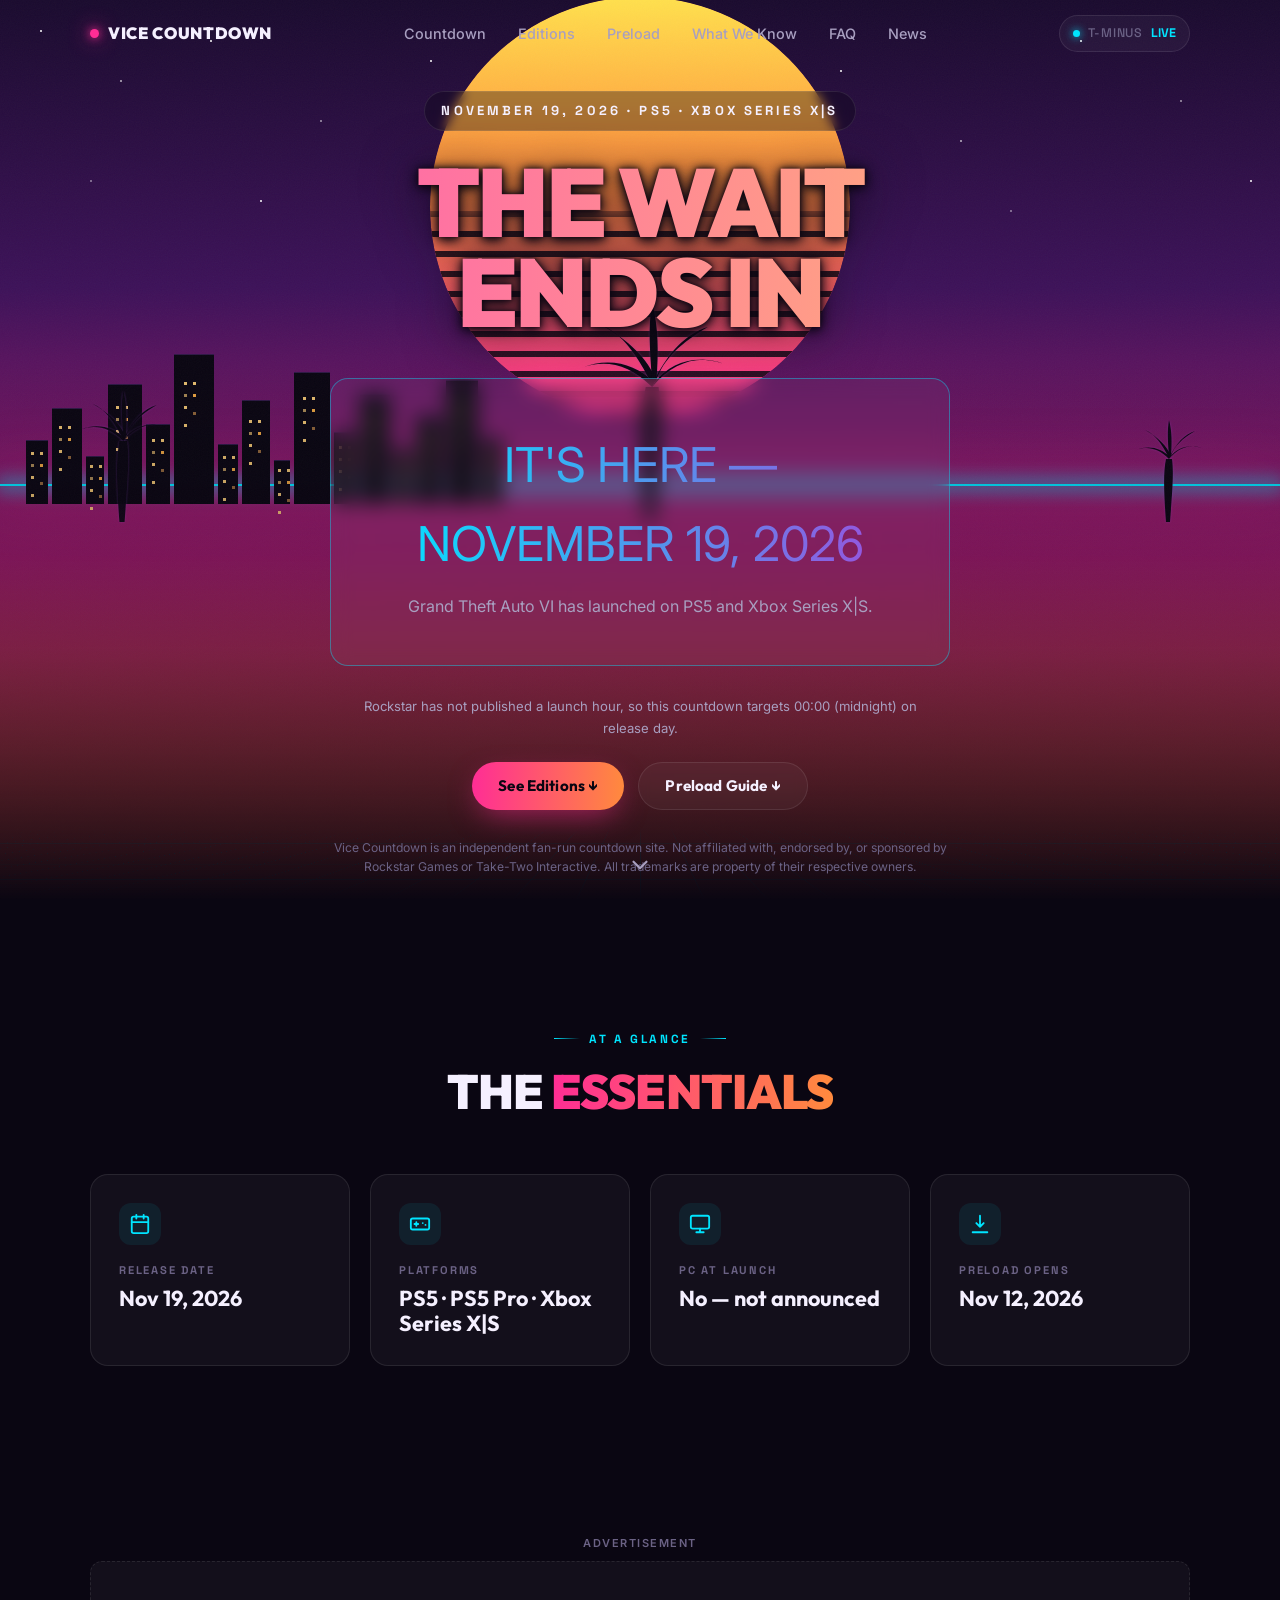
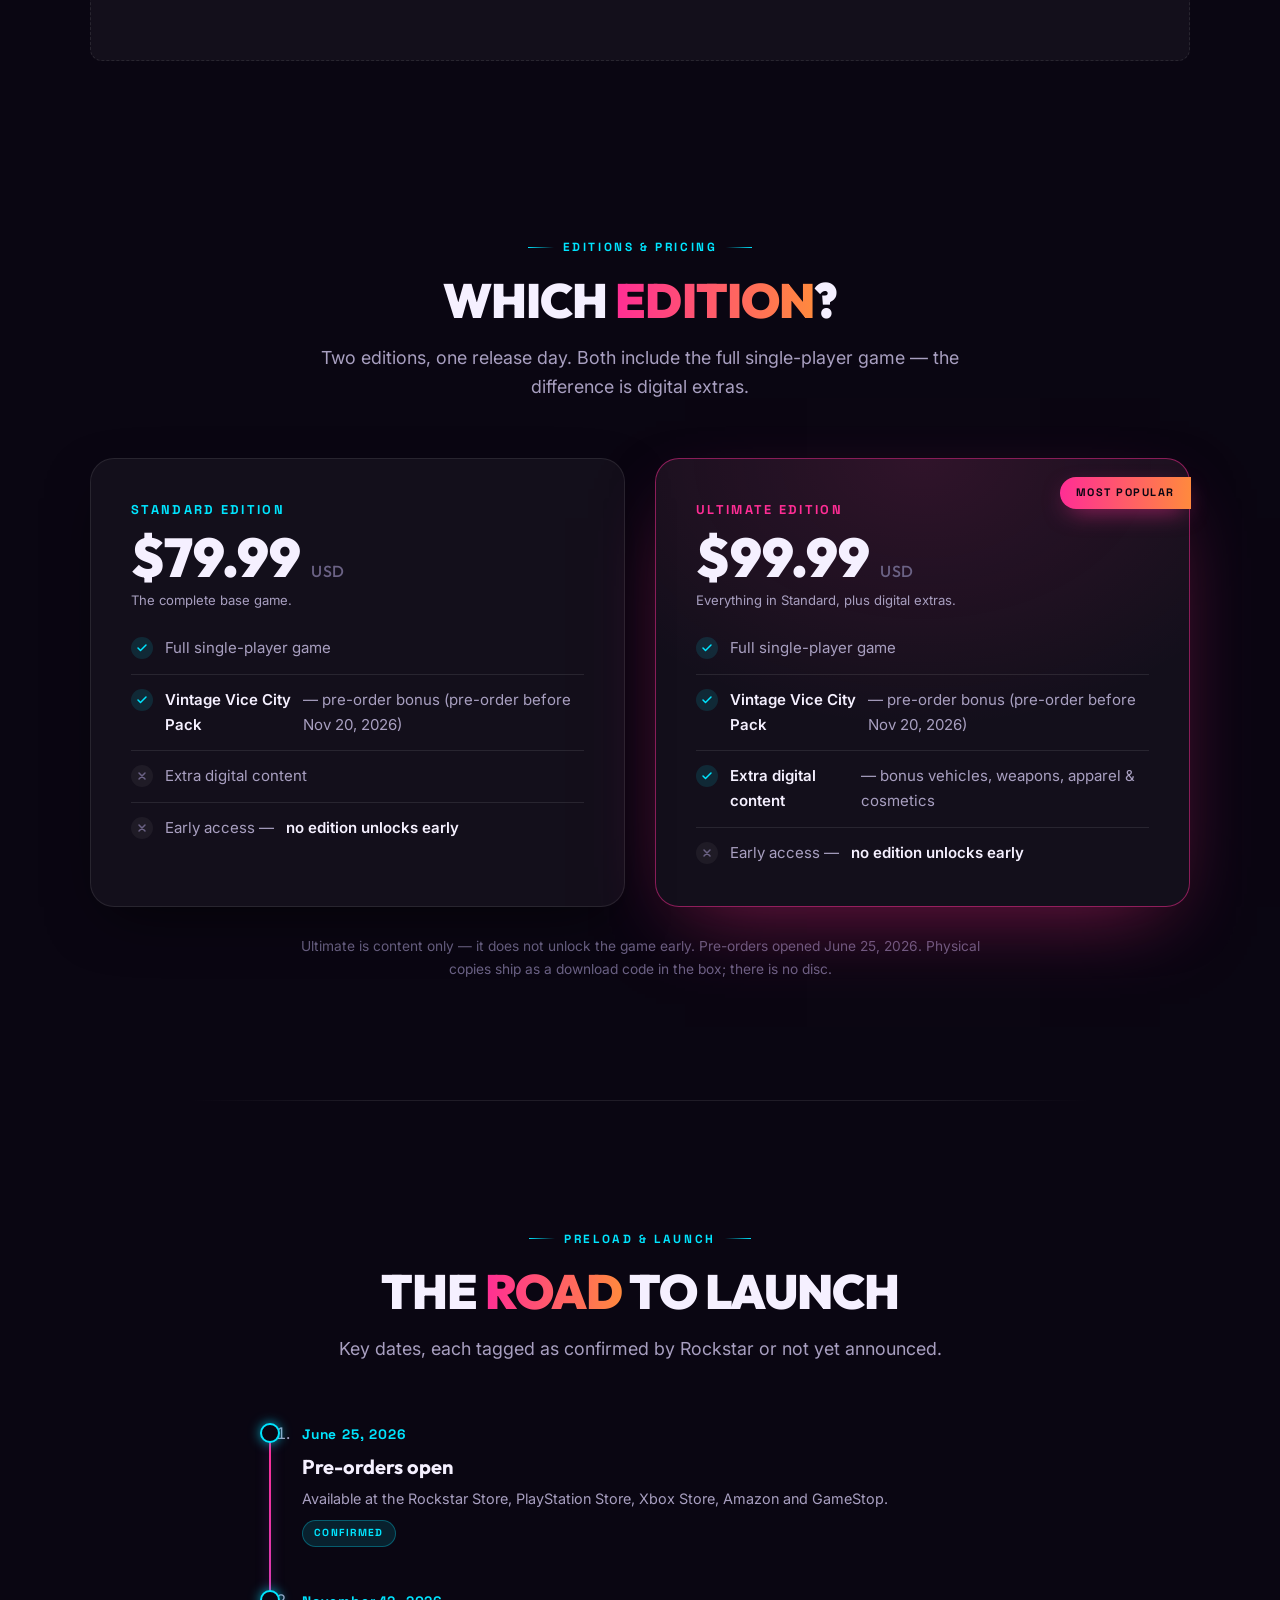
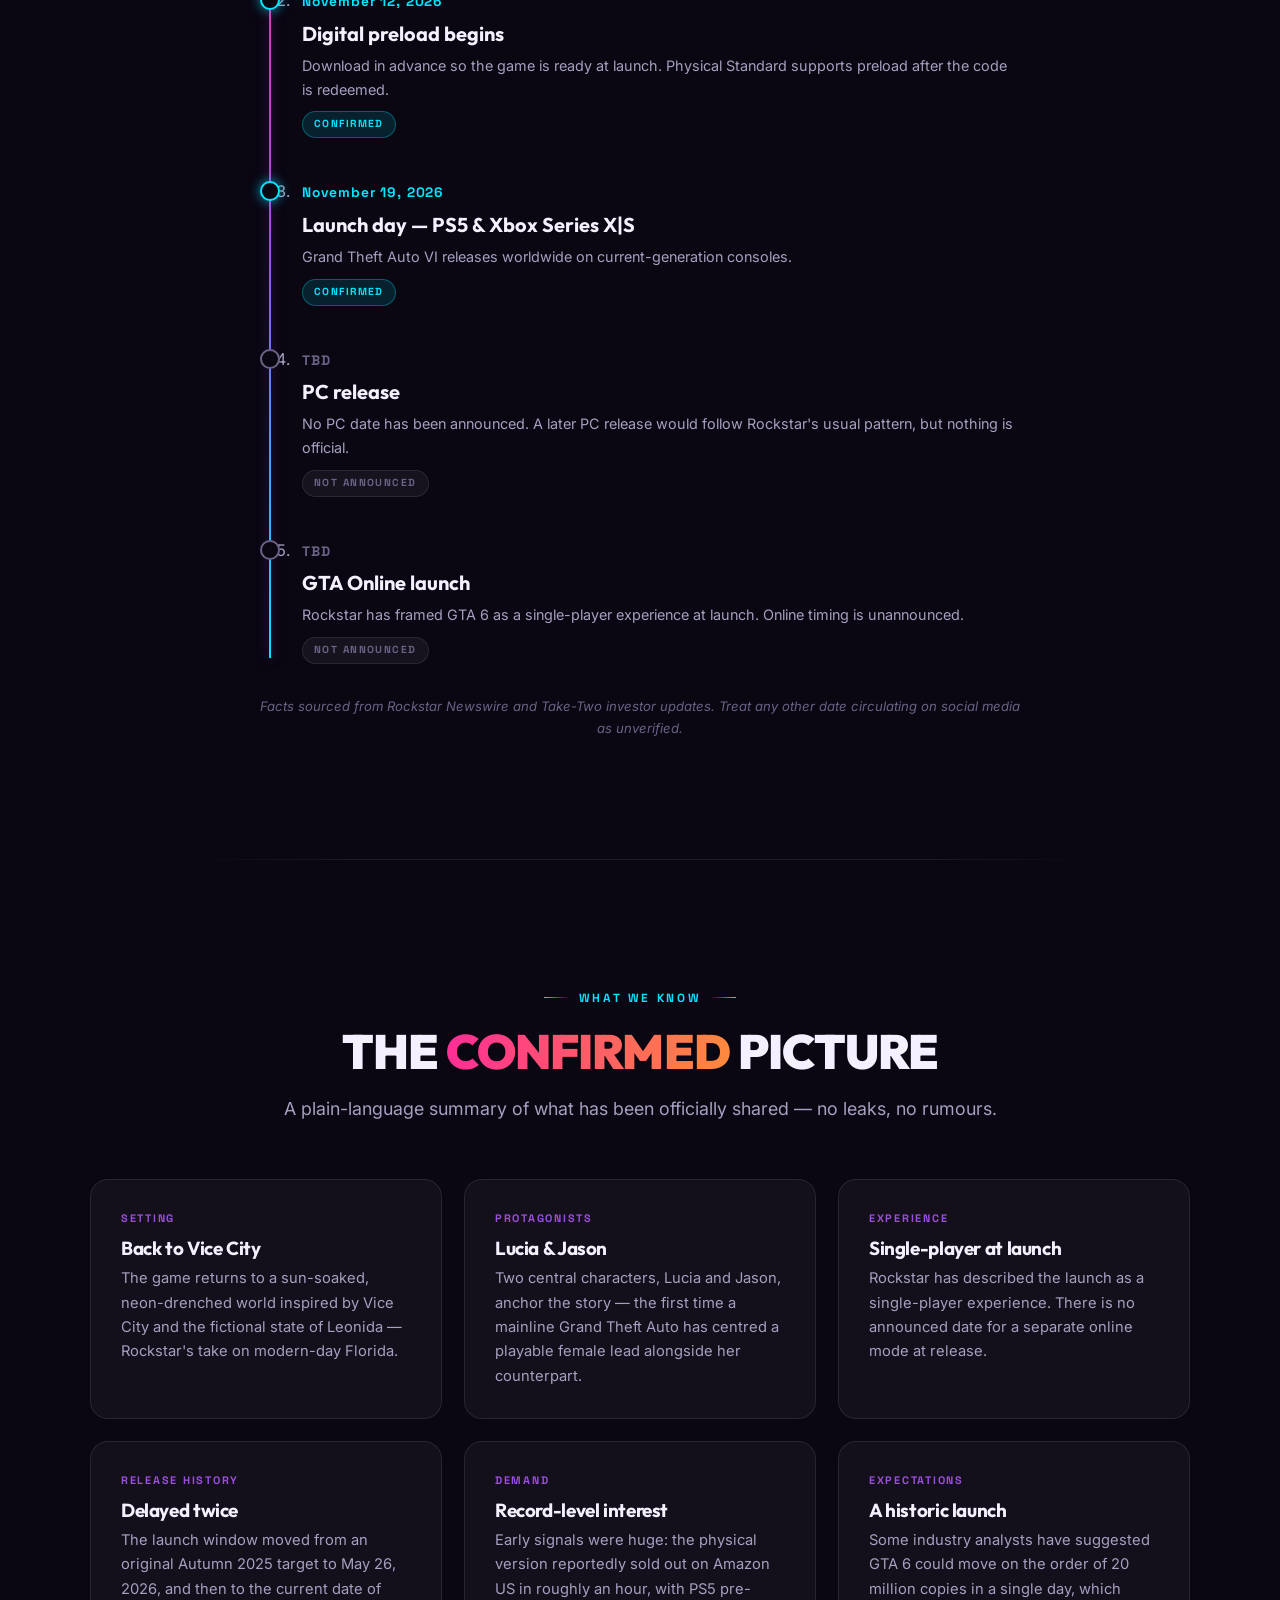
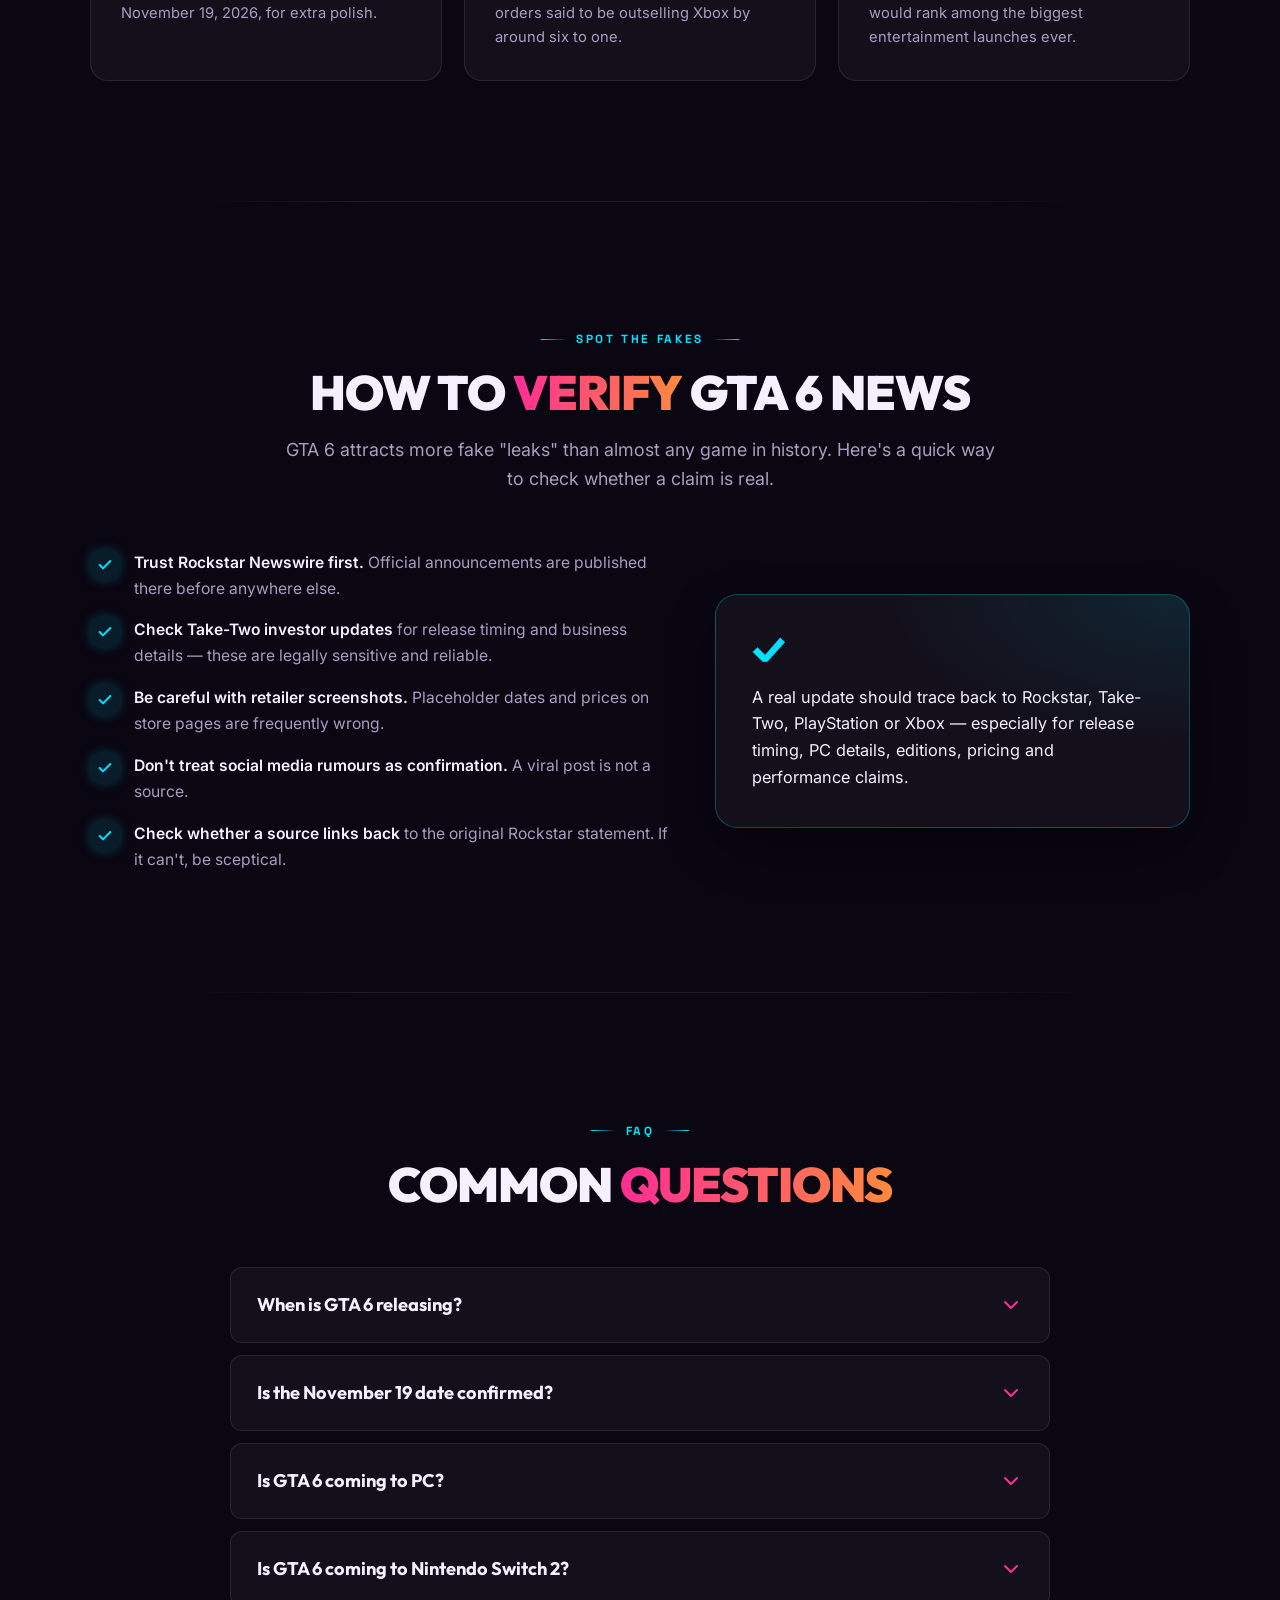
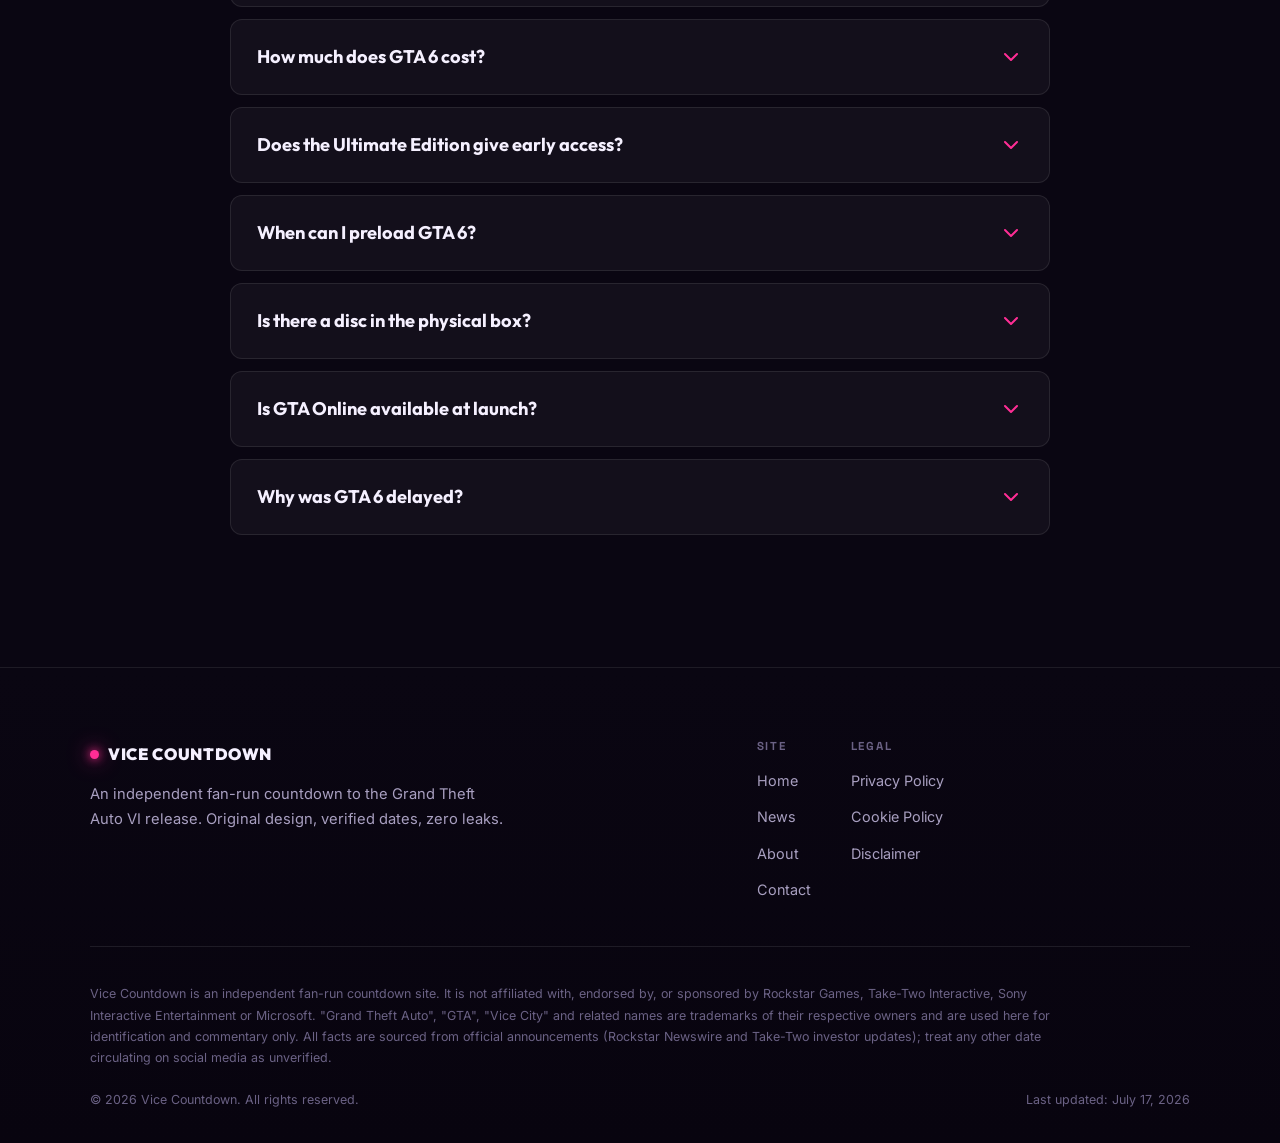
<file: index.html>
<!DOCTYPE html>
<html lang="en">
<head>
  <meta charset="UTF-8">
  <meta name="viewport" content="width=device-width, initial-scale=1.0">
  <meta name="theme-color" content="#0a0612">

  <!-- Google Search Console ownership verification -->
  <meta name="google-site-verification" content="gd0HbqfsRNPjKKIhAoNjGk5aI_Qe1TZov40yiCjktHI" />

  <title>GTA 6 Countdown — Days Until November 19, 2026 Release | Vice Countdown</title>
  <meta name="description" content="GTA 6 countdown to the November 19, 2026 release date. Live days, hours, minutes and seconds timer plus editions, pricing, preload dates and verified GTA 6 news.">
  <meta name="keywords" content="GTA 6 countdown, GTA 6 release date, November 19 2026, GTA VI, GTA 6 editions, GTA 6 preload">
  <meta name="author" content="Vice Countdown">
  <meta name="robots" content="index, follow, max-image-preview:large">
  <link rel="canonical" href="https://muhammadnasirskr.github.io/vicecountdown/">

  <!-- Open Graph -->
  <meta property="og:type" content="website">
  <meta property="og:site_name" content="Vice Countdown">
  <meta property="og:title" content="GTA 6 Countdown — Days Until November 19, 2026 | Vice Countdown">
  <meta property="og:description" content="A live, independent countdown to the GTA 6 release on November 19, 2026, with editions, preload dates and verified news.">
  <meta property="og:url" content="https://muhammadnasirskr.github.io/vicecountdown/">
  <meta property="og:image" content="https://muhammadnasirskr.github.io/vicecountdown/assets/img/og-image.png">
  <meta property="og:image:width" content="1200">
  <meta property="og:image:height" content="630">
  <meta property="og:image:alt" content="Vice Countdown — a neon synthwave countdown to November 19, 2026.">

  <!-- Twitter -->
  <meta name="twitter:card" content="summary_large_image">
  <meta name="twitter:title" content="GTA 6 Countdown — Days Until November 19, 2026 | Vice Countdown">
  <meta name="twitter:description" content="A live, independent countdown to the GTA 6 release on November 19, 2026, with editions, preload dates and verified news.">
  <meta name="twitter:image" content="https://muhammadnasirskr.github.io/vicecountdown/assets/img/og-image.png">
  <meta name="twitter:image:alt" content="Vice Countdown — neon synthwave countdown art.">

  <!-- Icons -->
  <link rel="icon" href="assets/img/favicon.svg" type="image/svg+xml">
  <link rel="icon" href="assets/img/favicon.ico" sizes="32x32">
  <link rel="apple-touch-icon" href="assets/img/apple-touch-icon.png">
  <link rel="manifest" href="assets/img/site.webmanifest">

  <!-- Fonts: preconnect + swap -->
  <link rel="preconnect" href="https://fonts.googleapis.com">
  <link rel="preconnect" href="https://fonts.gstatic.com" crossorigin>
  <link rel="preload" as="style" href="https://fonts.googleapis.com/css2?family=Inter:wght@400;500;600&family=Outfit:wght@700;900&family=Space+Grotesk:wght@700&display=swap">
  <link rel="stylesheet" href="https://fonts.googleapis.com/css2?family=Inter:wght@400;500;600&family=Outfit:wght@700;900&family=Space+Grotesk:wght@700&display=swap" media="print" onload="this.media='all'">
  <noscript><link rel="stylesheet" href="https://fonts.googleapis.com/css2?family=Inter:wght@400;500;600&family=Outfit:wght@700;900&family=Space+Grotesk:wght@700&display=swap"></noscript>

  <!-- Critical CSS (above-the-fold) inlined; full sheet deferred below -->
  <style>
    :root{--bg-deep:#0a0612;--nav-h:68px}
    *,*::before,*::after{box-sizing:border-box;margin:0;padding:0}
    body{background:#0a0612;color:#a89fc0;font-family:"Inter",system-ui,sans-serif;overflow-x:hidden}
    .hero{position:relative;min-height:640px;height:100dvh;display:flex;align-items:center;justify-content:center;text-align:center;overflow:hidden}
    .hero__sky{position:absolute;inset:0;z-index:-7;background:linear-gradient(180deg,#1a0b2e 0%,#3d1259 32%,#a01a6d 62%,#ff5e3a 100%)}
    .nav{position:fixed;inset:0 0 auto 0;height:var(--nav-h);z-index:100;display:flex;align-items:center}
    .hero__content{position:relative;z-index:2;max-width:860px;padding:var(--nav-h) 20px 0}
    .skip-link{position:fixed;top:-60px;left:12px;z-index:200;padding:10px 18px;background:#00e5ff;color:#06121a;border-radius:10px}
  </style>

  <!-- Full stylesheet, render-non-blocking -->
  <link rel="preload" as="style" href="assets/css/style.css">
  <link rel="stylesheet" href="assets/css/style.css" media="print" onload="this.media='all'">
  <noscript><link rel="stylesheet" href="assets/css/style.css"></noscript>

  <!-- Ads: Adsterra Native Banners are self-contained per ad unit and injected
       inline in the body (see the four "AD SLOT" blocks). No global ad script
       is needed in <head>. See README.md for step-by-step setup. -->
  <meta name="referrer" content="strict-origin-when-cross-origin">

  <!-- ================= JSON-LD (1/3) WebSite + SearchAction ================= -->
  <script type="application/ld+json">
  {
    "@context": "https://schema.org",
    "@type": "WebSite",
    "name": "Vice Countdown",
    "alternateName": "GTA 6 Countdown",
    "url": "https://muhammadnasirskr.github.io/vicecountdown/",
    "description": "An independent fan-run countdown to the Grand Theft Auto VI release on November 19, 2026.",
    "potentialAction": {
      "@type": "SearchAction",
      "target": {
        "@type": "EntryPoint",
        "urlTemplate": "https://muhammadnasirskr.github.io/vicecountdown/?q={search_term_string}"
      },
      "query-input": "required name=search_term_string"
    }
  }
  </script>

  <!-- ================= JSON-LD (2/3) Event ================= -->
  <script type="application/ld+json">
  {
    "@context": "https://schema.org",
    "@type": "Event",
    "name": "Grand Theft Auto VI Release",
    "startDate": "2026-11-19",
    "eventStatus": "https://schema.org/EventScheduled",
    "eventAttendanceMode": "https://schema.org/OnlineEventAttendanceMode",
    "location": {
      "@type": "VirtualLocation",
      "url": "https://muhammadnasirskr.github.io/vicecountdown/"
    },
    "image": "https://muhammadnasirskr.github.io/vicecountdown/assets/img/og-image.png",
    "description": "Grand Theft Auto VI launches on PlayStation 5 and Xbox Series X|S on November 19, 2026, according to Rockstar Games."
  }
  </script>

  <!-- ================= JSON-LD (3/3) FAQPage ================= -->
  <script type="application/ld+json">
  {
    "@context": "https://schema.org",
    "@type": "FAQPage",
    "mainEntity": [
      {"@type":"Question","name":"When is GTA 6 releasing?","acceptedAnswer":{"@type":"Answer","text":"Rockstar Games has set the Grand Theft Auto VI release date for Thursday, November 19, 2026, on PlayStation 5 and Xbox Series X|S."}},
      {"@type":"Question","name":"Is the November 19 date confirmed?","acceptedAnswer":{"@type":"Answer","text":"Yes. November 19, 2026 is the date confirmed in an official Rockstar Newswire announcement. Any other date circulating on social media should be treated as unverified."}},
      {"@type":"Question","name":"Is GTA 6 coming to PC?","acceptedAnswer":{"@type":"Answer","text":"A PC version has not been announced. The confirmed launch platforms are PlayStation 5 and Xbox Series X|S. Historically Rockstar has brought Grand Theft Auto titles to PC after the console release, but nothing about GTA 6 on PC is official."}},
      {"@type":"Question","name":"Is GTA 6 coming to Nintendo Switch 2?","acceptedAnswer":{"@type":"Answer","text":"No Nintendo Switch 2 version has been announced. The only confirmed platforms are PlayStation 5 and Xbox Series X|S."}},
      {"@type":"Question","name":"How much does GTA 6 cost?","acceptedAnswer":{"@type":"Answer","text":"The Standard Edition is $79.99 and the Ultimate Edition is $99.99 in the United States, based on Rockstar's pricing."}},
      {"@type":"Question","name":"Does the Ultimate Edition give early access?","acceptedAnswer":{"@type":"Answer","text":"No. The Ultimate Edition adds digital content such as extra vehicles, weapons and cosmetic items, but it does not let you play the game before the November 19, 2026 launch."}},
      {"@type":"Question","name":"When can I preload GTA 6?","acceptedAnswer":{"@type":"Answer","text":"Digital preload is scheduled to begin on November 12, 2026, one week before launch, so the game is ready to play at release."}},
      {"@type":"Question","name":"Is there a disc in the physical box?","acceptedAnswer":{"@type":"Answer","text":"Physical copies ship with a download code rather than a game disc. You redeem the code and then download the game."}},
      {"@type":"Question","name":"Is GTA Online available at launch?","acceptedAnswer":{"@type":"Answer","text":"Rockstar has described GTA 6 as a single-player experience at launch. A launch date for the online mode has not been announced."}},
      {"@type":"Question","name":"Why was GTA 6 delayed?","acceptedAnswer":{"@type":"Answer","text":"Rockstar moved the release twice, citing the need for extra development time to finish the game with the level of polish players expect. It shifted from an original 2025 window to May 26, 2026, and then to November 19, 2026."}}
    ]
  }
  </script>
</head>

<body>
  <a class="skip-link" href="#main">Skip to content</a>

  <!-- ============================ NAV ============================ -->
  <header class="nav" id="nav">
    <div class="nav__inner">
      <a class="wordmark" href="#top" aria-label="Vice Countdown home">
        <span class="wordmark__dot" aria-hidden="true"></span>VICE&nbsp;COUNTDOWN
      </a>
      <nav class="nav__links" aria-label="Primary">
        <a class="nav__link" href="#countdown">Countdown</a>
        <a class="nav__link" href="#editions">Editions</a>
        <a class="nav__link" href="#timeline">Preload</a>
        <a class="nav__link" href="#know">What We Know</a>
        <a class="nav__link" href="#faq">FAQ</a>
        <a class="nav__link" href="news.html">News</a>
      </nav>
      <div class="nav__right">
        <span class="tminus" aria-hidden="true">
          <span class="tminus__dot"></span>
          <span class="tminus__label">T-MINUS</span>
          <span class="tminus__val" id="tminus-val">—</span>
        </span>
        <button class="nav__burger" id="burger" aria-label="Open menu" aria-expanded="false" aria-controls="mobile-menu">
          <span></span>
        </button>
      </div>
    </div>
  </header>

  <!-- Mobile overlay menu -->
  <nav class="mobile-menu" id="mobile-menu" aria-label="Mobile">
    <a href="#countdown"><span>·</span> Countdown</a>
    <a href="#editions"><span>·</span> Editions</a>
    <a href="#timeline"><span>·</span> Preload</a>
    <a href="#know"><span>·</span> What We Know</a>
    <a href="#faq"><span>·</span> FAQ</a>
    <a href="news.html"><span>·</span> News</a>
  </nav>

  <main id="main">
    <span id="top"></span>

    <!-- ============================ HERO ============================ -->
    <section class="hero" aria-label="GTA 6 release countdown">
      <div class="hero__sky" aria-hidden="true"></div>
      <div class="hero__stars" aria-hidden="true"></div>
      <div class="hero__sun" aria-hidden="true"></div>
      <div class="hero__horizon" aria-hidden="true"></div>
      <div class="hero__grid" aria-hidden="true"></div>

      <!-- Skyline silhouette -->
      <div class="hero__skyline" aria-hidden="true">
        <div class="bldg" style="width:22px;height:64px"></div>
        <div class="bldg" style="width:30px;height:96px"></div>
        <div class="bldg" style="width:18px;height:48px"></div>
        <div class="bldg" style="width:34px;height:120px"></div>
        <div class="bldg" style="width:24px;height:80px"></div>
        <div class="bldg" style="width:40px;height:150px"></div>
        <div class="bldg" style="width:20px;height:60px"></div>
        <div class="bldg" style="width:28px;height:104px"></div>
        <div class="bldg" style="width:16px;height:44px"></div>
        <div class="bldg" style="width:36px;height:132px"></div>
        <div class="bldg" style="width:22px;height:72px"></div>
        <div class="bldg" style="width:30px;height:110px"></div>
        <div class="bldg" style="width:18px;height:56px"></div>
        <div class="bldg" style="width:26px;height:88px"></div>
        <div class="bldg" style="width:32px;height:124px"></div>
        <div class="bldg" style="width:20px;height:66px"></div>
      </div>

      <!-- Palm silhouettes (original inline SVG) -->
      <div class="hero__palms" aria-hidden="true">
        <svg class="palm palm--1" viewBox="0 0 140 210" role="presentation">
          <path d="M66 210 C 62 156 60 112 66 84 L 78 84 C 82 112 78 156 74 210 Z"/>
          <path d="M72 84 C 50 62 28 58 6 66 C 32 56 56 62 74 80 Z"/>
          <path d="M72 84 C 92 60 116 54 138 62 C 112 54 90 60 74 80 Z"/>
          <path d="M72 82 C 58 54 44 34 24 26 C 50 40 68 58 76 78 Z"/>
          <path d="M72 82 C 86 52 104 34 124 28 C 100 42 82 58 76 78 Z"/>
          <path d="M72 80 C 70 50 68 28 72 6 C 78 28 78 52 76 78 Z"/>
        </svg>
        <svg class="palm palm--2" viewBox="0 0 140 210" role="presentation">
          <path d="M66 210 C 62 156 60 112 66 84 L 78 84 C 82 112 78 156 74 210 Z"/>
          <path d="M72 84 C 50 62 28 58 6 66 C 32 56 56 62 74 80 Z"/>
          <path d="M72 84 C 92 60 116 54 138 62 C 112 54 90 60 74 80 Z"/>
          <path d="M72 82 C 58 54 44 34 24 26 C 50 40 68 58 76 78 Z"/>
          <path d="M72 82 C 86 52 104 34 124 28 C 100 42 82 58 76 78 Z"/>
          <path d="M72 80 C 70 50 68 28 72 6 C 78 28 78 52 76 78 Z"/>
        </svg>
        <svg class="palm palm--3" viewBox="0 0 140 210" role="presentation">
          <path d="M66 210 C 62 156 60 112 66 84 L 78 84 C 82 112 78 156 74 210 Z"/>
          <path d="M72 84 C 50 62 28 58 6 66 C 32 56 56 62 74 80 Z"/>
          <path d="M72 84 C 92 60 116 54 138 62 C 112 54 90 60 74 80 Z"/>
          <path d="M72 82 C 58 54 44 34 24 26 C 50 40 68 58 76 78 Z"/>
          <path d="M72 82 C 86 52 104 34 124 28 C 100 42 82 58 76 78 Z"/>
          <path d="M72 80 C 70 50 68 28 72 6 C 78 28 78 52 76 78 Z"/>
        </svg>
      </div>

      <div class="hero__grain" aria-hidden="true"></div>

      <!-- Hero content -->
      <div class="hero__content">
        <span class="hero__eyebrow">NOVEMBER 19, 2026 · PS5 · XBOX SERIES X|S</span>
        <h1 class="hero__title">The Wait<br>Ends In</h1>

        <!-- COUNTDOWN -->
        <div class="countdown" id="countdown" role="timer" aria-label="Countdown to the GTA 6 release">
          <div class="cd-card"><div class="cd-card__num" id="cd-days">--</div><div class="cd-card__label">Days</div></div>
          <div class="cd-card"><div class="cd-card__num" id="cd-hours">--</div><div class="cd-card__label">Hours</div></div>
          <div class="cd-card"><div class="cd-card__num" id="cd-minutes">--</div><div class="cd-card__label">Minutes</div></div>
          <div class="cd-card"><div class="cd-card__num" id="cd-seconds">--</div><div class="cd-card__label">Seconds</div></div>
        </div>

        <!-- IT'S HERE state -->
        <div class="cd-done">
          <div class="cd-done__title">It's Here — November 19, 2026</div>
          <p style="margin-top:10px;color:var(--text-mid)">Grand Theft Auto VI has launched on PS5 and Xbox Series X|S.</p>
        </div>

        <!-- polite live region: announces the DAY value only -->
        <div class="sr-only" id="cd-live" aria-live="polite"></div>

        <div class="cd-meta">
          <div class="tz-toggle" role="group" aria-label="Countdown time zone">
            <button type="button" data-tz="local" aria-pressed="true">My time</button>
            <button type="button" data-tz="et" aria-pressed="false">Eastern (ET)</button>
          </div>
          <p class="cd-note" id="tz-note">Showing your local time.</p>
        </div>

        <p class="cd-note" style="max-width:560px;margin:0 auto 22px">
          Rockstar has not published a launch hour, so this countdown targets 00:00 (midnight) on release day.
        </p>

        <div class="cta-row">
          <a class="btn btn--solid" href="#editions">See Editions ↓</a>
          <a class="btn btn--ghost" href="#timeline">Preload Guide ↓</a>
        </div>

        <p class="hero__disclaimer">
          Vice Countdown is an independent fan-run countdown site. Not affiliated with, endorsed by, or sponsored by
          Rockstar Games or Take-Two Interactive. All trademarks are property of their respective owners.
        </p>
      </div>

      <a class="scroll-cue" href="#glance" aria-label="Scroll to details">
        <svg viewBox="0 0 24 24" fill="none" stroke="currentColor" stroke-width="2" stroke-linecap="round" stroke-linejoin="round" aria-hidden="true"><path d="M6 9l6 6 6-6"/></svg>
      </a>
    </section>

    <!-- ============================ AT A GLANCE ============================ -->
    <section class="section" id="glance" aria-labelledby="glance-h">
      <div class="container">
        <div class="section-head center reveal">
          <span class="eyebrow">At a glance</span>
          <h2 class="section-title" id="glance-h">The <span class="accent">essentials</span></h2>
        </div>
        <div class="glance-grid">
          <div class="glance reveal">
            <div class="glance__icon" aria-hidden="true"><svg viewBox="0 0 24 24" fill="none" stroke="currentColor" stroke-width="2" stroke-linecap="round" stroke-linejoin="round"><rect x="3" y="4" width="18" height="18" rx="2"/><path d="M16 2v4M8 2v4M3 10h18"/></svg></div>
            <div class="glance__label">Release date</div>
            <div class="glance__val">Nov 19, 2026</div>
          </div>
          <div class="glance reveal">
            <div class="glance__icon" aria-hidden="true"><svg viewBox="0 0 24 24" fill="none" stroke="currentColor" stroke-width="2" stroke-linecap="round" stroke-linejoin="round"><rect x="2" y="6" width="20" height="12" rx="2"/><path d="M6 12h4M8 10v4M15 11h.01M18 13h.01"/></svg></div>
            <div class="glance__label">Platforms</div>
            <div class="glance__val">PS5 · PS5 Pro · Xbox Series X|S</div>
          </div>
          <div class="glance reveal">
            <div class="glance__icon" aria-hidden="true"><svg viewBox="0 0 24 24" fill="none" stroke="currentColor" stroke-width="2" stroke-linecap="round" stroke-linejoin="round"><rect x="2" y="3" width="20" height="14" rx="2"/><path d="M8 21h8M12 17v4"/></svg></div>
            <div class="glance__label">PC at launch</div>
            <div class="glance__val">No — not announced</div>
          </div>
          <div class="glance reveal">
            <div class="glance__icon" aria-hidden="true"><svg viewBox="0 0 24 24" fill="none" stroke="currentColor" stroke-width="2" stroke-linecap="round" stroke-linejoin="round"><path d="M12 3v12M8 11l4 4 4-4M4 21h16"/></svg></div>
            <div class="glance__label">Preload opens</div>
            <div class="glance__val">Nov 12, 2026</div>
          </div>
        </div>
      </div>
    </section>

    <!-- AD SLOT: Adsterra Native Banner -->
    <div class="ad-wrap reveal">
      <span class="ad-label">Advertisement</span>
      <div class="ad-slot">
        <script async="async" data-cfasync="false" src="https://pl30412055.effectivecpmnetwork.com/9892969eb79fff37fe3dc951bbefcf66/invoke.js"></script>
        <div id="container-9892969eb79fff37fe3dc951bbefcf66"></div>
      </div>
    </div>

    <!-- ============================ EDITIONS ============================ -->
    <section class="section" id="editions" aria-labelledby="editions-h">
      <div class="container">
        <div class="section-head center reveal">
          <span class="eyebrow">Editions &amp; pricing</span>
          <h2 class="section-title" id="editions-h">Which <span class="accent">edition</span>?</h2>
          <p class="section-sub">Two editions, one release day. Both include the full single-player game — the difference is digital extras.</p>
        </div>

        <div class="editions">
          <!-- Standard -->
          <div class="edition reveal">
            <div class="edition__name">Standard Edition</div>
            <div class="edition__price">$79.99 <span>USD</span></div>
            <p class="edition__hint">The complete base game.</p>
            <ul class="edition__list">
              <li><span class="tick tick--yes" aria-hidden="true"><svg viewBox="0 0 24 24" fill="none" stroke="currentColor" stroke-width="3" stroke-linecap="round" stroke-linejoin="round"><path d="M20 6L9 17l-5-5"/></svg></span> Full single-player game</li>
              <li><span class="tick tick--yes" aria-hidden="true"><svg viewBox="0 0 24 24" fill="none" stroke="currentColor" stroke-width="3" stroke-linecap="round" stroke-linejoin="round"><path d="M20 6L9 17l-5-5"/></svg></span> <b>Vintage Vice City Pack</b> — pre-order bonus (pre-order before Nov 20, 2026)</li>
              <li><span class="tick tick--no" aria-hidden="true"><svg viewBox="0 0 24 24" fill="none" stroke="currentColor" stroke-width="3" stroke-linecap="round" stroke-linejoin="round"><path d="M18 6L6 18M6 6l12 12"/></svg></span> Extra digital content</li>
              <li><span class="tick tick--no" aria-hidden="true"><svg viewBox="0 0 24 24" fill="none" stroke="currentColor" stroke-width="3" stroke-linecap="round" stroke-linejoin="round"><path d="M18 6L6 18M6 6l12 12"/></svg></span> Early access — <b>no edition unlocks early</b></li>
            </ul>
          </div>

          <!-- Ultimate -->
          <div class="edition edition--ultimate reveal">
            <span class="ribbon">Most Popular</span>
            <div class="edition__name">Ultimate Edition</div>
            <div class="edition__price">$99.99 <span>USD</span></div>
            <p class="edition__hint">Everything in Standard, plus digital extras.</p>
            <ul class="edition__list">
              <li><span class="tick tick--yes" aria-hidden="true"><svg viewBox="0 0 24 24" fill="none" stroke="currentColor" stroke-width="3" stroke-linecap="round" stroke-linejoin="round"><path d="M20 6L9 17l-5-5"/></svg></span> Full single-player game</li>
              <li><span class="tick tick--yes" aria-hidden="true"><svg viewBox="0 0 24 24" fill="none" stroke="currentColor" stroke-width="3" stroke-linecap="round" stroke-linejoin="round"><path d="M20 6L9 17l-5-5"/></svg></span> <b>Vintage Vice City Pack</b> — pre-order bonus (pre-order before Nov 20, 2026)</li>
              <li><span class="tick tick--yes" aria-hidden="true"><svg viewBox="0 0 24 24" fill="none" stroke="currentColor" stroke-width="3" stroke-linecap="round" stroke-linejoin="round"><path d="M20 6L9 17l-5-5"/></svg></span> <b>Extra digital content</b> — bonus vehicles, weapons, apparel &amp; cosmetics</li>
              <li><span class="tick tick--no" aria-hidden="true"><svg viewBox="0 0 24 24" fill="none" stroke="currentColor" stroke-width="3" stroke-linecap="round" stroke-linejoin="round"><path d="M18 6L6 18M6 6l12 12"/></svg></span> Early access — <b>no edition unlocks early</b></li>
            </ul>
          </div>
        </div>

        <p class="editions-note">
          Ultimate is content only — it does not unlock the game early. Pre-orders opened June 25, 2026.
          Physical copies ship as a download code in the box; there is no disc.
        </p>
      </div>
    </section>

    <!-- ============================ TIMELINE ============================ -->
    <section class="section" id="timeline" aria-labelledby="timeline-h">
      <div class="container">
        <div class="section-head center reveal">
          <span class="eyebrow">Preload &amp; launch</span>
          <h2 class="section-title" id="timeline-h">The <span class="accent">road</span> to launch</h2>
          <p class="section-sub">Key dates, each tagged as confirmed by Rockstar or not yet announced.</p>
        </div>

        <ol class="timeline reveal">
          <li class="tl-item">
            <span class="tl-node" aria-hidden="true"></span>
            <div class="tl-date">June 25, 2026</div>
            <div class="tl-title">Pre-orders open</div>
            <div class="tl-desc">Available at the Rockstar Store, PlayStation Store, Xbox Store, Amazon and GameStop.</div>
            <span class="chip chip--confirmed">Confirmed</span>
          </li>
          <li class="tl-item">
            <span class="tl-node" aria-hidden="true"></span>
            <div class="tl-date">November 12, 2026</div>
            <div class="tl-title">Digital preload begins</div>
            <div class="tl-desc">Download in advance so the game is ready at launch. Physical Standard supports preload after the code is redeemed.</div>
            <span class="chip chip--confirmed">Confirmed</span>
          </li>
          <li class="tl-item">
            <span class="tl-node" aria-hidden="true"></span>
            <div class="tl-date">November 19, 2026</div>
            <div class="tl-title">Launch day — PS5 &amp; Xbox Series X|S</div>
            <div class="tl-desc">Grand Theft Auto VI releases worldwide on current-generation consoles.</div>
            <span class="chip chip--confirmed">Confirmed</span>
          </li>
          <li class="tl-item tl-item--tbd">
            <span class="tl-node" aria-hidden="true"></span>
            <div class="tl-date">TBD</div>
            <div class="tl-title">PC release</div>
            <div class="tl-desc">No PC date has been announced. A later PC release would follow Rockstar's usual pattern, but nothing is official.</div>
            <span class="chip chip--tbd">Not announced</span>
          </li>
          <li class="tl-item tl-item--tbd">
            <span class="tl-node" aria-hidden="true"></span>
            <div class="tl-date">TBD</div>
            <div class="tl-title">GTA Online launch</div>
            <div class="tl-desc">Rockstar has framed GTA 6 as a single-player experience at launch. Online timing is unannounced.</div>
            <span class="chip chip--tbd">Not announced</span>
          </li>
        </ol>

        <p class="source-note">
          Facts sourced from Rockstar Newswire and Take-Two investor updates. Treat any other date circulating on social media as unverified.
        </p>
      </div>
    </section>

    <!-- ============================ WHAT WE KNOW ============================ -->
    <section class="section" id="know" aria-labelledby="know-h">
      <div class="container">
        <div class="section-head center reveal">
          <span class="eyebrow">What we know</span>
          <h2 class="section-title" id="know-h">The <span class="accent">confirmed</span> picture</h2>
          <p class="section-sub">A plain-language summary of what has been officially shared — no leaks, no rumours.</p>
        </div>

        <div class="facts-grid">
          <article class="fact reveal">
            <div class="fact__kicker">Setting</div>
            <h3 class="fact__title">Back to Vice City</h3>
            <p class="fact__body">The game returns to a sun-soaked, neon-drenched world inspired by Vice City and the fictional state of Leonida — Rockstar's take on modern-day Florida.</p>
          </article>
          <article class="fact reveal">
            <div class="fact__kicker">Protagonists</div>
            <h3 class="fact__title">Lucia &amp; Jason</h3>
            <p class="fact__body">Two central characters, Lucia and Jason, anchor the story — the first time a mainline Grand Theft Auto has centred a playable female lead alongside her counterpart.</p>
          </article>
          <article class="fact reveal">
            <div class="fact__kicker">Experience</div>
            <h3 class="fact__title">Single-player at launch</h3>
            <p class="fact__body">Rockstar has described the launch as a single-player experience. There is no announced date for a separate online mode at release.</p>
          </article>
          <article class="fact reveal">
            <div class="fact__kicker">Release history</div>
            <h3 class="fact__title">Delayed twice</h3>
            <p class="fact__body">The launch window moved from an original Autumn 2025 target to May 26, 2026, and then to the current date of November 19, 2026, for extra polish.</p>
          </article>
          <article class="fact reveal">
            <div class="fact__kicker">Demand</div>
            <h3 class="fact__title">Record-level interest</h3>
            <p class="fact__body">Early signals were huge: the physical version reportedly sold out on Amazon US in roughly an hour, with PS5 pre-orders said to be outselling Xbox by around six to one.</p>
          </article>
          <article class="fact reveal">
            <div class="fact__kicker">Expectations</div>
            <h3 class="fact__title">A historic launch</h3>
            <p class="fact__body">Some industry analysts have suggested GTA 6 could move on the order of 20 million copies in a single day, which would rank among the biggest entertainment launches ever.</p>
          </article>
        </div>
      </div>
    </section>

    <!-- ============================ SPOT THE FAKES ============================ -->
    <section class="section" id="trust" aria-labelledby="trust-h">
      <div class="container">
        <div class="section-head center reveal">
          <span class="eyebrow">Spot the fakes</span>
          <h2 class="section-title" id="trust-h">How to <span class="accent">verify</span> GTA 6 news</h2>
          <p class="section-sub">GTA 6 attracts more fake "leaks" than almost any game in history. Here's a quick way to check whether a claim is real.</p>
        </div>

        <div class="trust-wrap">
          <ul class="checklist reveal">
            <li><span class="check-ic" aria-hidden="true"><svg viewBox="0 0 24 24" fill="none" stroke="currentColor" stroke-width="3" stroke-linecap="round" stroke-linejoin="round"><path d="M20 6L9 17l-5-5"/></svg></span> <span><b>Trust Rockstar Newswire first.</b> Official announcements are published there before anywhere else.</span></li>
            <li><span class="check-ic" aria-hidden="true"><svg viewBox="0 0 24 24" fill="none" stroke="currentColor" stroke-width="3" stroke-linecap="round" stroke-linejoin="round"><path d="M20 6L9 17l-5-5"/></svg></span> <span><b>Check Take-Two investor updates</b> for release timing and business details — these are legally sensitive and reliable.</span></li>
            <li><span class="check-ic" aria-hidden="true"><svg viewBox="0 0 24 24" fill="none" stroke="currentColor" stroke-width="3" stroke-linecap="round" stroke-linejoin="round"><path d="M20 6L9 17l-5-5"/></svg></span> <span><b>Be careful with retailer screenshots.</b> Placeholder dates and prices on store pages are frequently wrong.</span></li>
            <li><span class="check-ic" aria-hidden="true"><svg viewBox="0 0 24 24" fill="none" stroke="currentColor" stroke-width="3" stroke-linecap="round" stroke-linejoin="round"><path d="M20 6L9 17l-5-5"/></svg></span> <span><b>Don't treat social media rumours as confirmation.</b> A viral post is not a source.</span></li>
            <li><span class="check-ic" aria-hidden="true"><svg viewBox="0 0 24 24" fill="none" stroke="currentColor" stroke-width="3" stroke-linecap="round" stroke-linejoin="round"><path d="M20 6L9 17l-5-5"/></svg></span> <span><b>Check whether a source links back</b> to the original Rockstar statement. If it can't, be sceptical.</span></li>
          </ul>

          <aside class="callout reveal">
            <div class="callout__mark" aria-hidden="true">✓</div>
            <p>A real update should trace back to Rockstar, Take-Two, PlayStation or Xbox — especially for release timing, PC details, editions, pricing and performance claims.</p>
          </aside>
        </div>
      </div>
    </section>

    <!-- ============================ FAQ ============================ -->
    <section class="section" id="faq" aria-labelledby="faq-h">
      <div class="container">
        <div class="section-head center reveal">
          <span class="eyebrow">FAQ</span>
          <h2 class="section-title" id="faq-h">Common <span class="accent">questions</span></h2>
        </div>

        <div class="faq reveal">
          <details class="faq-item">
            <summary>When is GTA 6 releasing?<svg class="faq-chev" viewBox="0 0 24 24" fill="none" stroke="currentColor" stroke-width="2" stroke-linecap="round" stroke-linejoin="round" aria-hidden="true"><path d="M6 9l6 6 6-6"/></svg></summary>
            <div class="faq-body"><div><p>Rockstar Games has set the Grand Theft Auto VI release date for Thursday, November 19, 2026, on PlayStation 5 and Xbox Series X|S.</p></div></div>
          </details>
          <details class="faq-item">
            <summary>Is the November 19 date confirmed?<svg class="faq-chev" viewBox="0 0 24 24" fill="none" stroke="currentColor" stroke-width="2" stroke-linecap="round" stroke-linejoin="round" aria-hidden="true"><path d="M6 9l6 6 6-6"/></svg></summary>
            <div class="faq-body"><div><p>Yes. November 19, 2026 is the date confirmed in an official Rockstar Newswire announcement. Any other date circulating on social media should be treated as unverified.</p></div></div>
          </details>
          <details class="faq-item">
            <summary>Is GTA 6 coming to PC?<svg class="faq-chev" viewBox="0 0 24 24" fill="none" stroke="currentColor" stroke-width="2" stroke-linecap="round" stroke-linejoin="round" aria-hidden="true"><path d="M6 9l6 6 6-6"/></svg></summary>
            <div class="faq-body"><div><p>A PC version has not been announced. The confirmed launch platforms are PlayStation 5 and Xbox Series X|S. Rockstar has historically brought Grand Theft Auto titles to PC after the console release, but nothing about GTA 6 on PC is official.</p></div></div>
          </details>
          <details class="faq-item">
            <summary>Is GTA 6 coming to Nintendo Switch 2?<svg class="faq-chev" viewBox="0 0 24 24" fill="none" stroke="currentColor" stroke-width="2" stroke-linecap="round" stroke-linejoin="round" aria-hidden="true"><path d="M6 9l6 6 6-6"/></svg></summary>
            <div class="faq-body"><div><p>No Nintendo Switch 2 version has been announced. The only confirmed platforms are PlayStation 5 and Xbox Series X|S.</p></div></div>
          </details>
          <details class="faq-item">
            <summary>How much does GTA 6 cost?<svg class="faq-chev" viewBox="0 0 24 24" fill="none" stroke="currentColor" stroke-width="2" stroke-linecap="round" stroke-linejoin="round" aria-hidden="true"><path d="M6 9l6 6 6-6"/></svg></summary>
            <div class="faq-body"><div><p>In the United States, the Standard Edition is $79.99 and the Ultimate Edition is $99.99, based on Rockstar's pricing.</p></div></div>
          </details>
          <details class="faq-item">
            <summary>Does the Ultimate Edition give early access?<svg class="faq-chev" viewBox="0 0 24 24" fill="none" stroke="currentColor" stroke-width="2" stroke-linecap="round" stroke-linejoin="round" aria-hidden="true"><path d="M6 9l6 6 6-6"/></svg></summary>
            <div class="faq-body"><div><p>No. The Ultimate Edition adds digital content such as extra vehicles, weapons and cosmetic items, but it does not let you play the game before the November 19, 2026 launch.</p></div></div>
          </details>
          <details class="faq-item">
            <summary>When can I preload GTA 6?<svg class="faq-chev" viewBox="0 0 24 24" fill="none" stroke="currentColor" stroke-width="2" stroke-linecap="round" stroke-linejoin="round" aria-hidden="true"><path d="M6 9l6 6 6-6"/></svg></summary>
            <div class="faq-body"><div><p>Digital preload is scheduled to begin on November 12, 2026, one week before launch, so the game is downloaded and ready to play at release.</p></div></div>
          </details>
          <details class="faq-item">
            <summary>Is there a disc in the physical box?<svg class="faq-chev" viewBox="0 0 24 24" fill="none" stroke="currentColor" stroke-width="2" stroke-linecap="round" stroke-linejoin="round" aria-hidden="true"><path d="M6 9l6 6 6-6"/></svg></summary>
            <div class="faq-body"><div><p>Physical copies ship with a download code rather than a game disc. You redeem the code and then download the game.</p></div></div>
          </details>
          <details class="faq-item">
            <summary>Is GTA Online available at launch?<svg class="faq-chev" viewBox="0 0 24 24" fill="none" stroke="currentColor" stroke-width="2" stroke-linecap="round" stroke-linejoin="round" aria-hidden="true"><path d="M6 9l6 6 6-6"/></svg></summary>
            <div class="faq-body"><div><p>Rockstar has described GTA 6 as a single-player experience at launch. A launch date for a separate online mode has not been announced.</p></div></div>
          </details>
          <details class="faq-item">
            <summary>Why was GTA 6 delayed?<svg class="faq-chev" viewBox="0 0 24 24" fill="none" stroke="currentColor" stroke-width="2" stroke-linecap="round" stroke-linejoin="round" aria-hidden="true"><path d="M6 9l6 6 6-6"/></svg></summary>
            <div class="faq-body"><div><p>Rockstar moved the release twice, citing the need for extra development time to finish the game with the level of polish players expect. It shifted from an original 2025 window to May 26, 2026, and then to November 19, 2026.</p></div></div>
          </details>
        </div>
      </div>
    </section>

  </main>

  <!-- ============================ FOOTER ============================ -->
  <footer class="footer">
    <div class="container">
      <div class="footer__top">
        <div>
          <a class="wordmark" href="#top"><span class="wordmark__dot" aria-hidden="true"></span>VICE&nbsp;COUNTDOWN</a>
          <p class="footer__desc">An independent fan-run countdown to the Grand Theft Auto VI release. Original design, verified dates, zero leaks.</p>
        </div>
        <div class="footer__cols">
          <div class="footer__col">
            <h4>Site</h4>
            <ul>
              <li><a href="index.html">Home</a></li>
              <li><a href="news.html">News</a></li>
              <li><a href="about.html">About</a></li>
              <li><a href="contact.html">Contact</a></li>
            </ul>
          </div>
          <div class="footer__col">
            <h4>Legal</h4>
            <ul>
              <li><a href="privacy.html">Privacy Policy</a></li>
              <li><a href="cookies.html">Cookie Policy</a></li>
              <li><a href="disclaimer.html">Disclaimer</a></li>
            </ul>
          </div>
        </div>
      </div>

      <p class="footer__legal">
        Vice Countdown is an independent fan-run countdown site. It is not affiliated with, endorsed by, or sponsored by
        Rockstar Games, Take-Two Interactive, Sony Interactive Entertainment or Microsoft. "Grand Theft Auto", "GTA",
        "Vice City" and related names are trademarks of their respective owners and are used here for identification and
        commentary only. All facts are sourced from official announcements (Rockstar Newswire and Take-Two investor
        updates); treat any other date circulating on social media as unverified.
      </p>

      <div class="footer__meta">
        <span>© <span id="year">2026</span> Vice Countdown. All rights reserved.</span>
        <span>Last updated: July 17, 2026</span>
      </div>
    </div>
  </footer>

  <!-- OPTIONAL — highest revenue but intrusive: Adsterra "Social Bar".
       It's a single script (one line) that shows a floating bar / notifications.
       To enable, uncomment the line below and paste your Social Bar unit's src.
       Left commented on purpose to protect the clean, premium UX (recommended).
  <script type="text/javascript" src="//REPLACE-WITH-YOUR-ADSTERRA-DOMAIN/REPLACE_SOCIALBAR_KEY/invoke.js"></script>
  -->
  <script src="assets/js/main.js" defer></script>
</body>
</html>
</file>
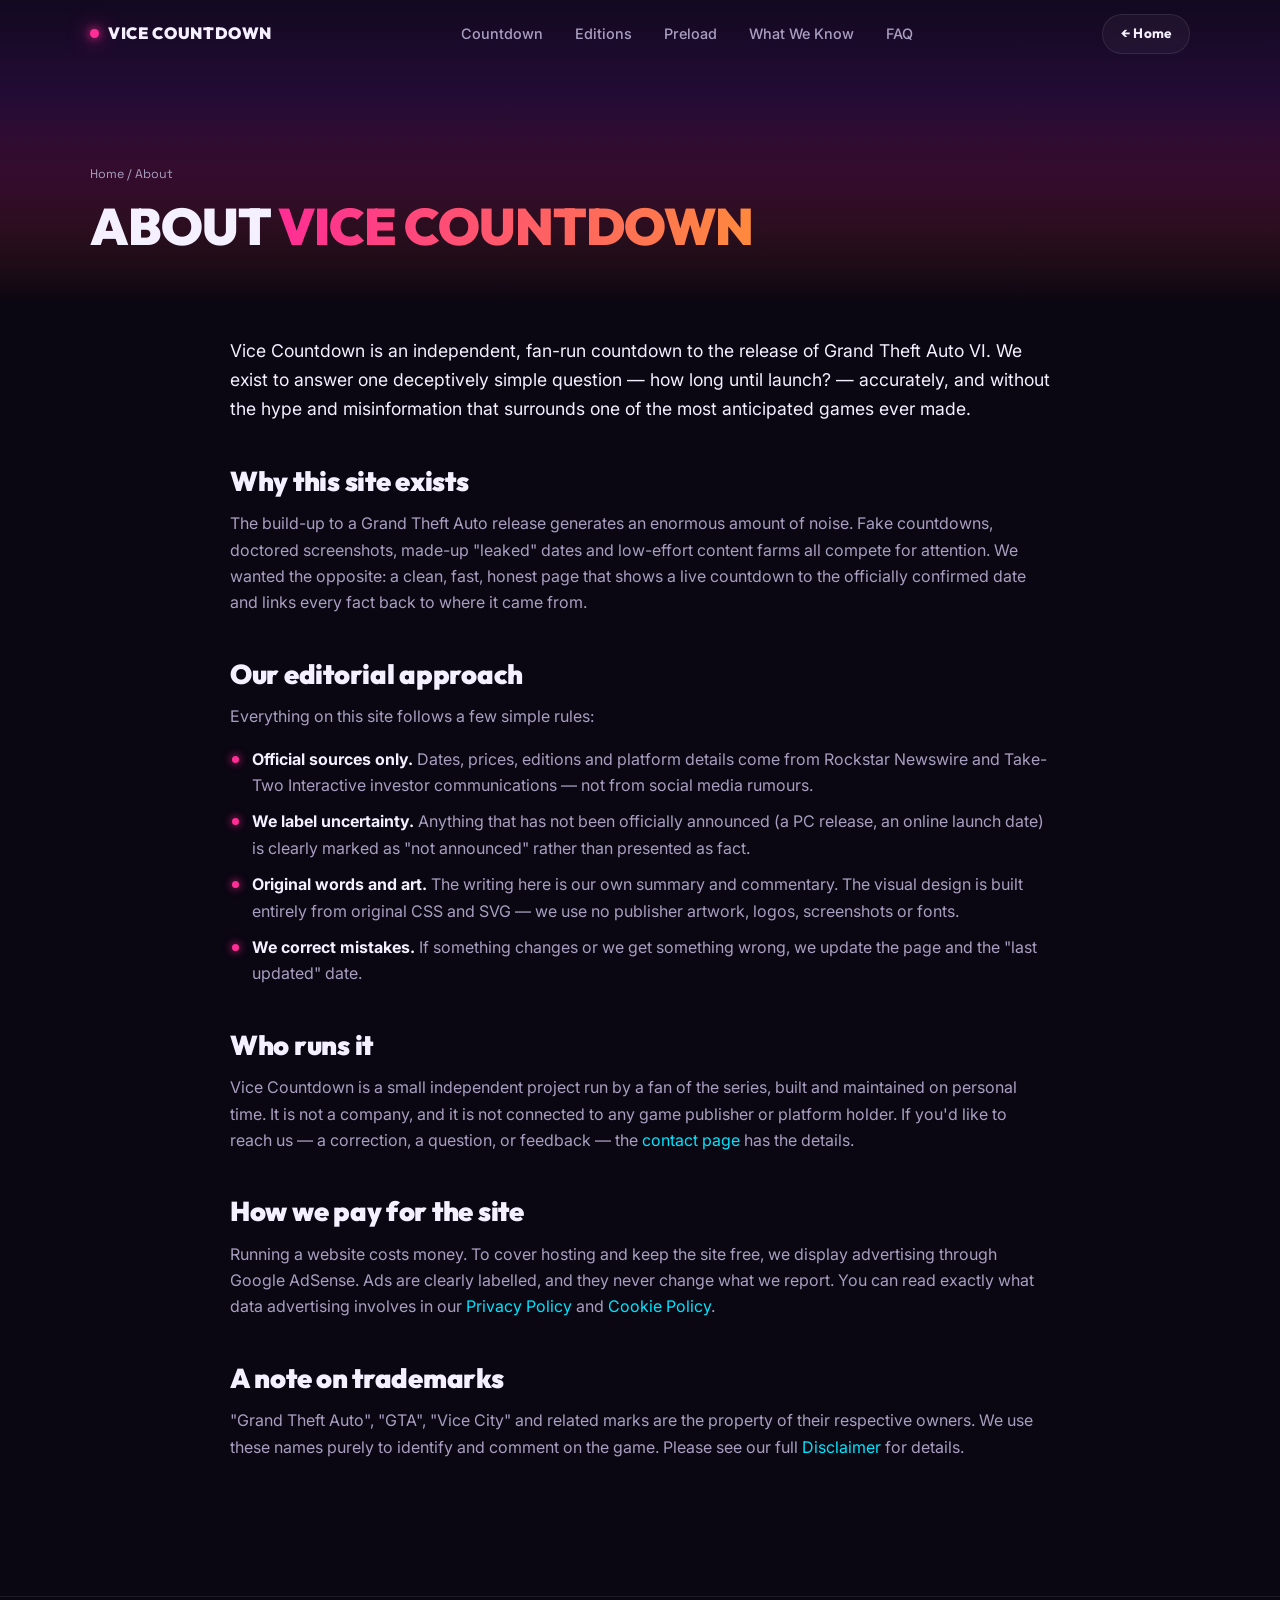
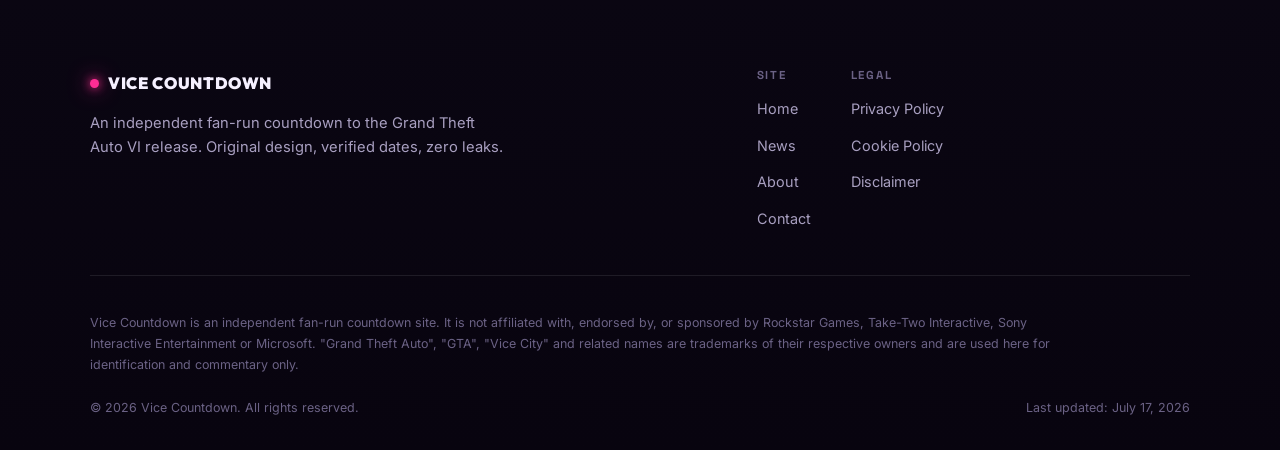
<file: about.html>
<!DOCTYPE html>
<html lang="en">
<head>
  <meta charset="UTF-8">
  <meta name="viewport" content="width=device-width, initial-scale=1.0">
  <meta name="theme-color" content="#0a0612">
  <title>About Vice Countdown — Who We Are | Vice Countdown</title>
  <meta name="description" content="About Vice Countdown: an independent, fan-run GTA 6 countdown built to track verified release dates and cut through the noise of fake leaks.">
  <link rel="canonical" href="https://muhammadnasirskr.github.io/vicecountdown/about.html">
  <meta name="robots" content="index, follow">
  <link rel="icon" href="assets/img/favicon.svg" type="image/svg+xml">
  <link rel="icon" href="assets/img/favicon.ico" sizes="32x32">
  <link rel="apple-touch-icon" href="assets/img/apple-touch-icon.png">
  <link rel="preconnect" href="https://fonts.googleapis.com">
  <link rel="preconnect" href="https://fonts.gstatic.com" crossorigin>
  <link rel="stylesheet" href="https://fonts.googleapis.com/css2?family=Inter:wght@400;500;600&family=Outfit:wght@700;900&family=Space+Grotesk:wght@700&display=swap">
  <link rel="stylesheet" href="assets/css/style.css">
</head>
<body>
  <a class="skip-link" href="#main">Skip to content</a>

  <header class="nav" id="nav">
    <div class="nav__inner">
      <a class="wordmark" href="index.html"><span class="wordmark__dot" aria-hidden="true"></span>VICE&nbsp;COUNTDOWN</a>
      <nav class="nav__links" aria-label="Primary">
        <a class="nav__link" href="index.html#countdown">Countdown</a>
        <a class="nav__link" href="index.html#editions">Editions</a>
        <a class="nav__link" href="index.html#timeline">Preload</a>
        <a class="nav__link" href="index.html#know">What We Know</a>
        <a class="nav__link" href="index.html#faq">FAQ</a>
      </nav>
      <div class="nav__right">
        <a class="btn btn--ghost" href="index.html" style="min-height:40px;padding:0 18px;font-size:.85rem">← Home</a>
      </div>
    </div>
  </header>

  <main id="main">
    <section class="page-hero">
      <div class="container">
        <p class="crumbs"><a href="index.html">Home</a> / About</p>
        <h1>About <span style="background:var(--grad-text);-webkit-background-clip:text;background-clip:text;color:transparent">Vice Countdown</span></h1>
      </div>
    </section>

    <section class="section" style="padding-top:clamp(20px,3vw,32px)">
      <div class="container">
        <div class="prose">
          <p class="lead">Vice Countdown is an independent, fan-run countdown to the release of Grand Theft Auto VI. We exist to answer one deceptively simple question — how long until launch? — accurately, and without the hype and misinformation that surrounds one of the most anticipated games ever made.</p>

          <h2>Why this site exists</h2>
          <p>The build-up to a Grand Theft Auto release generates an enormous amount of noise. Fake countdowns, doctored screenshots, made-up "leaked" dates and low-effort content farms all compete for attention. We wanted the opposite: a clean, fast, honest page that shows a live countdown to the officially confirmed date and links every fact back to where it came from.</p>

          <h2>Our editorial approach</h2>
          <p>Everything on this site follows a few simple rules:</p>
          <ul>
            <li><strong>Official sources only.</strong> Dates, prices, editions and platform details come from Rockstar Newswire and Take-Two Interactive investor communications — not from social media rumours.</li>
            <li><strong>We label uncertainty.</strong> Anything that has not been officially announced (a PC release, an online launch date) is clearly marked as "not announced" rather than presented as fact.</li>
            <li><strong>Original words and art.</strong> The writing here is our own summary and commentary. The visual design is built entirely from original CSS and SVG — we use no publisher artwork, logos, screenshots or fonts.</li>
            <li><strong>We correct mistakes.</strong> If something changes or we get something wrong, we update the page and the "last updated" date.</li>
          </ul>

          <h2>Who runs it</h2>
          <p>Vice Countdown is a small independent project run by a fan of the series, built and maintained on personal time. It is not a company, and it is not connected to any game publisher or platform holder. If you'd like to reach us — a correction, a question, or feedback — the <a href="contact.html">contact page</a> has the details.</p>

          <h2>How we pay for the site</h2>
          <p>Running a website costs money. To cover hosting and keep the site free, we display advertising through Google AdSense. Ads are clearly labelled, and they never change what we report. You can read exactly what data advertising involves in our <a href="privacy.html">Privacy Policy</a> and <a href="cookies.html">Cookie Policy</a>.</p>

          <h2>A note on trademarks</h2>
          <p>"Grand Theft Auto", "GTA", "Vice City" and related marks are the property of their respective owners. We use these names purely to identify and comment on the game. Please see our full <a href="disclaimer.html">Disclaimer</a> for details.</p>
        </div>
      </div>
    </section>
  </main>

  <footer class="footer">
    <div class="container">
      <div class="footer__top">
        <div>
          <a class="wordmark" href="index.html"><span class="wordmark__dot" aria-hidden="true"></span>VICE&nbsp;COUNTDOWN</a>
          <p class="footer__desc">An independent fan-run countdown to the Grand Theft Auto VI release. Original design, verified dates, zero leaks.</p>
        </div>
        <div class="footer__cols">
          <div class="footer__col"><h4>Site</h4><ul><li><a href="index.html">Home</a></li><li><a href="news.html">News</a></li><li><a href="about.html">About</a></li><li><a href="contact.html">Contact</a></li></ul></div>
          <div class="footer__col"><h4>Legal</h4><ul><li><a href="privacy.html">Privacy Policy</a></li><li><a href="cookies.html">Cookie Policy</a></li><li><a href="disclaimer.html">Disclaimer</a></li></ul></div>
        </div>
      </div>
      <p class="footer__legal">Vice Countdown is an independent fan-run countdown site. It is not affiliated with, endorsed by, or sponsored by Rockstar Games, Take-Two Interactive, Sony Interactive Entertainment or Microsoft. "Grand Theft Auto", "GTA", "Vice City" and related names are trademarks of their respective owners and are used here for identification and commentary only.</p>
      <div class="footer__meta"><span>© <span id="year">2026</span> Vice Countdown. All rights reserved.</span><span>Last updated: July 17, 2026</span></div>
    </div>
  </footer>
  <script src="assets/js/main.js" defer></script>
</body>
</html>
</file>
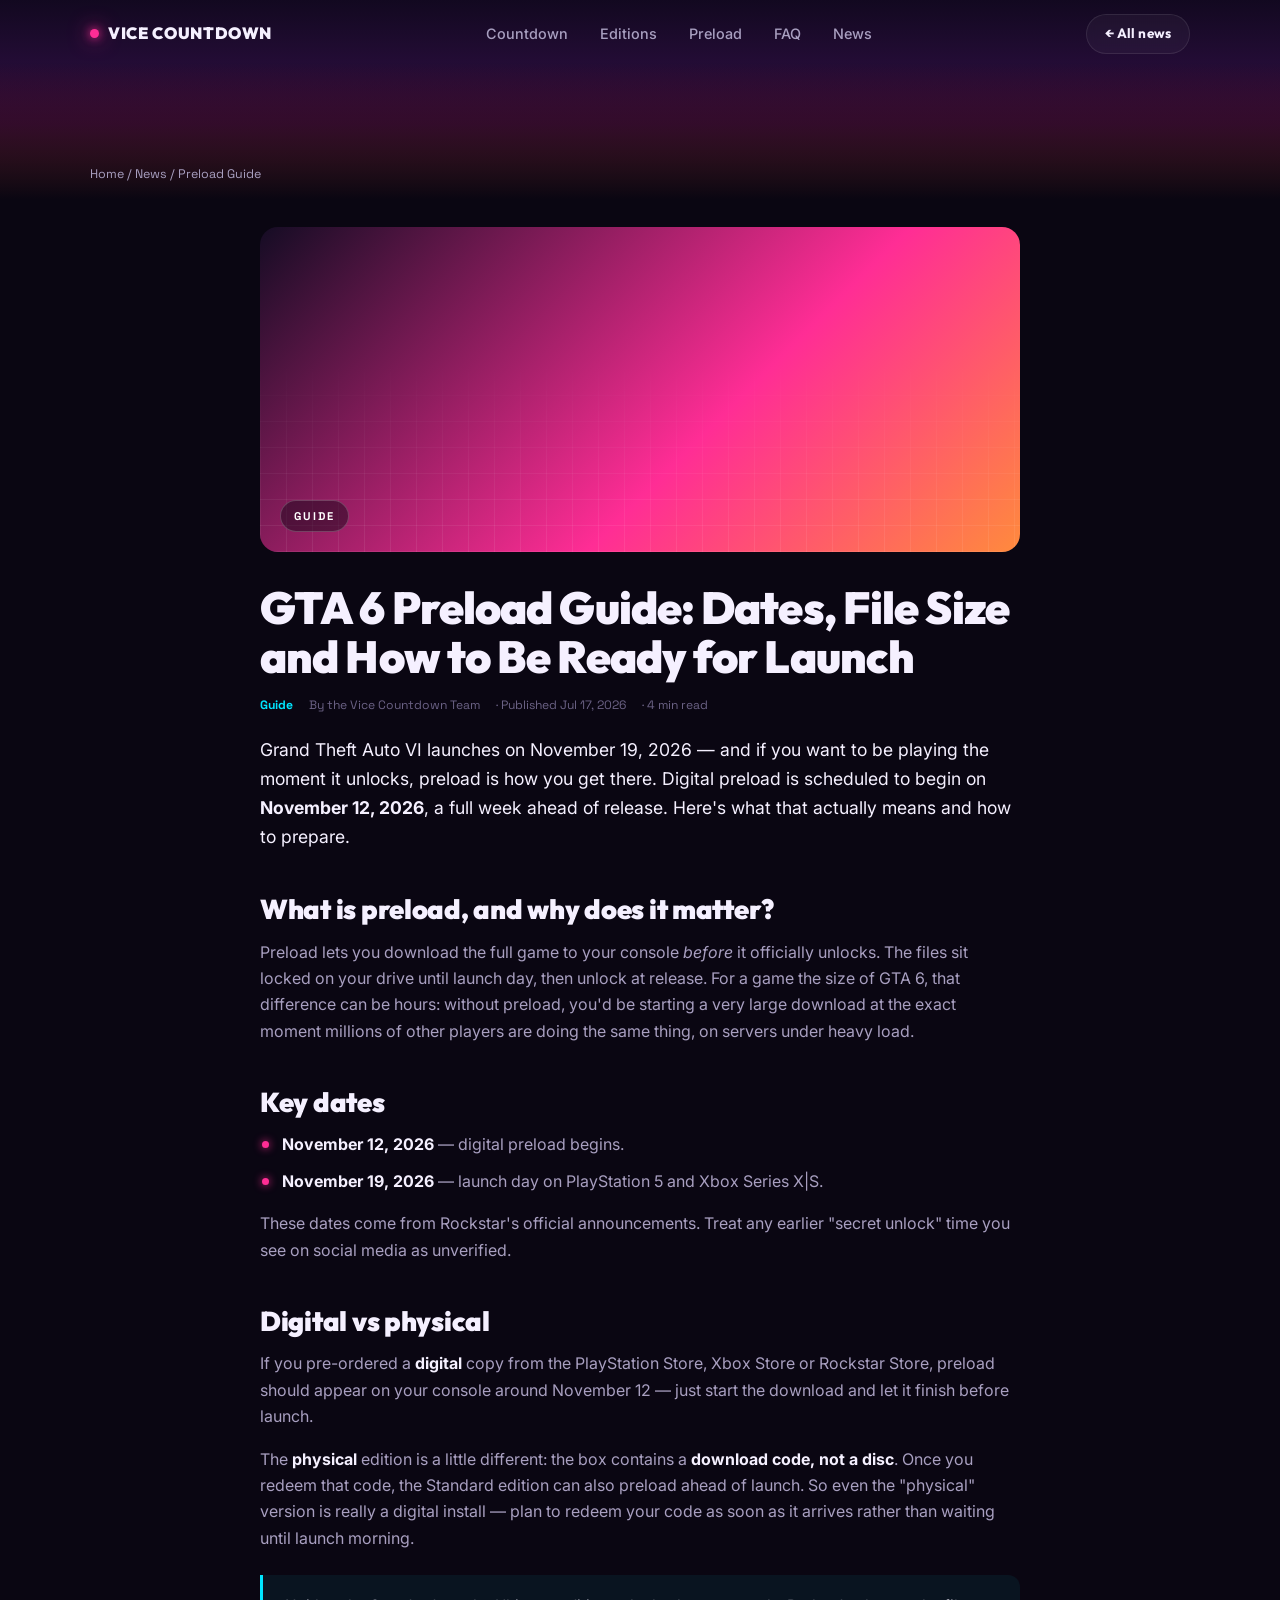
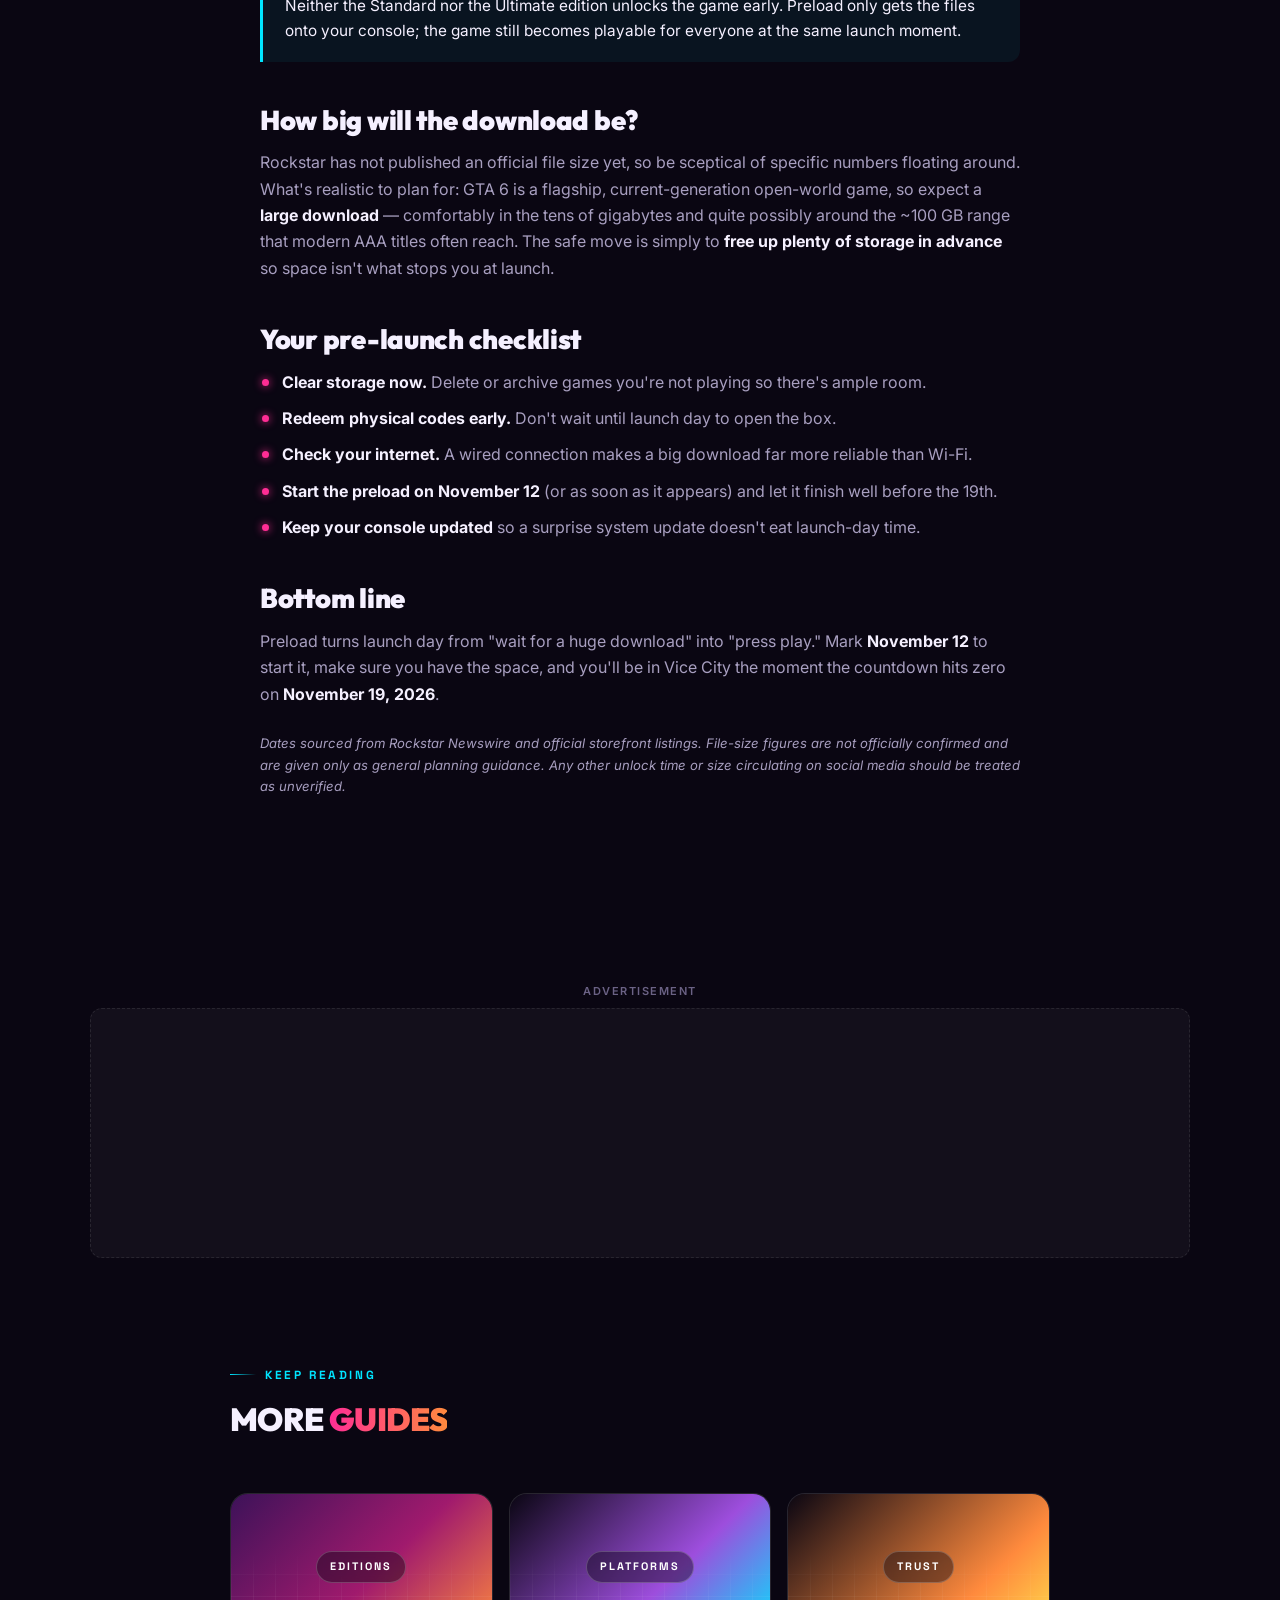
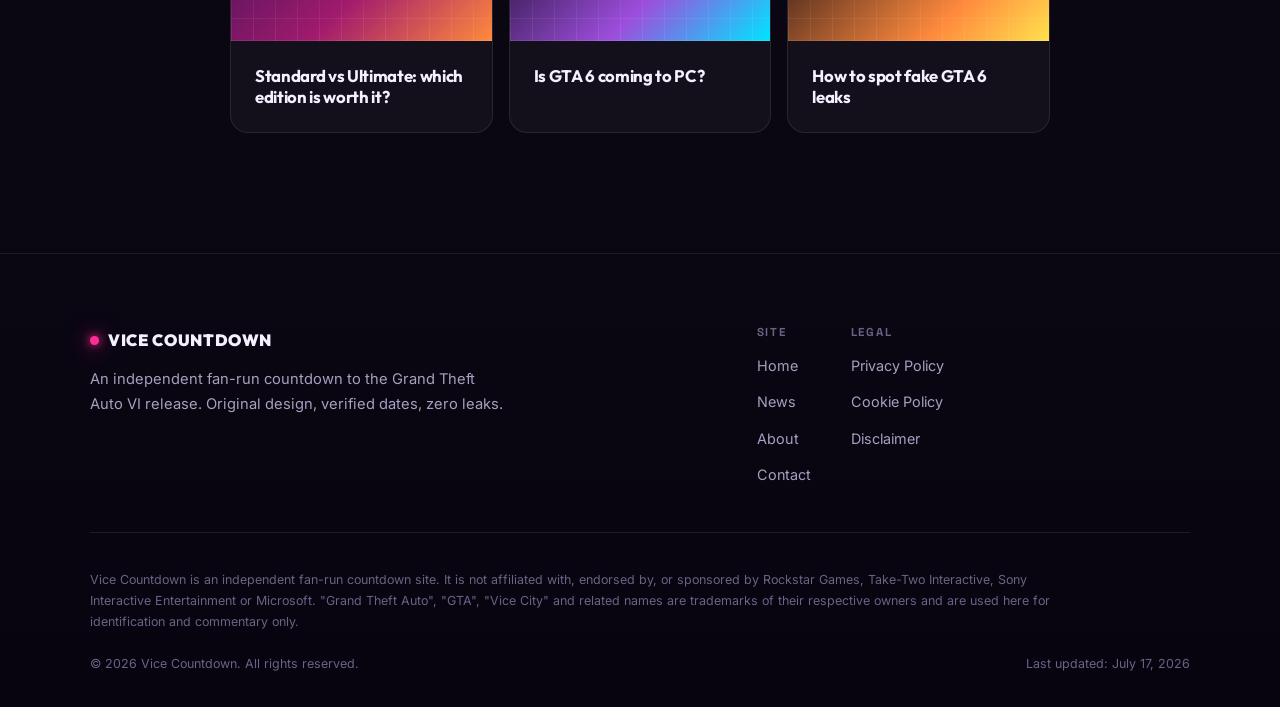
<file: article.html>
<!DOCTYPE html>
<html lang="en">
<head>
  <meta charset="UTF-8">
  <meta name="viewport" content="width=device-width, initial-scale=1.0">
  <meta name="theme-color" content="#0a0612">
  <title>GTA 6 Preload Guide: Dates, File Size &amp; How to Be Ready | Vice Countdown</title>
  <meta name="description" content="GTA 6 preload begins November 12, 2026. What preload does, who can use it, physical vs digital, download size expectations, and how to be ready to play at launch.">
  <meta name="keywords" content="GTA 6 preload, GTA 6 preload date, GTA 6 file size, GTA 6 download, November 12 2026">
  <link rel="canonical" href="https://muhammadnasirskr.github.io/vicecountdown/article.html">
  <meta name="robots" content="index, follow, max-image-preview:large">

  <meta property="og:type" content="article">
  <meta property="og:site_name" content="Vice Countdown">
  <meta property="og:title" content="GTA 6 Preload Guide: Dates, File Size &amp; How to Be Ready">
  <meta property="og:description" content="GTA 6 preload begins November 12, 2026 — here's how to be ready to play the moment it launches.">
  <meta property="og:url" content="https://muhammadnasirskr.github.io/vicecountdown/article.html">
  <meta property="og:image" content="https://muhammadnasirskr.github.io/vicecountdown/assets/img/og-image.png">
  <meta name="twitter:card" content="summary_large_image">
  <meta name="twitter:image" content="https://muhammadnasirskr.github.io/vicecountdown/assets/img/og-image.png">

  <link rel="icon" href="assets/img/favicon.svg" type="image/svg+xml">
  <link rel="icon" href="assets/img/favicon.ico" sizes="32x32">
  <link rel="apple-touch-icon" href="assets/img/apple-touch-icon.png">
  <link rel="preconnect" href="https://fonts.googleapis.com">
  <link rel="preconnect" href="https://fonts.gstatic.com" crossorigin>
  <link rel="stylesheet" href="https://fonts.googleapis.com/css2?family=Inter:wght@400;500;600&family=Outfit:wght@700;900&family=Space+Grotesk:wght@700&display=swap">
  <link rel="stylesheet" href="assets/css/style.css">

  <!-- JSON-LD: Article -->
  <script type="application/ld+json">
  {
    "@context": "https://schema.org",
    "@type": "Article",
    "headline": "GTA 6 Preload Guide: Dates, File Size and How to Be Ready for Launch",
    "description": "GTA 6 digital preload begins November 12, 2026. What preload does, physical vs digital, download-size expectations, and how to be ready to play at launch.",
    "image": "https://muhammadnasirskr.github.io/vicecountdown/assets/img/og-image.png",
    "datePublished": "2026-07-17",
    "dateModified": "2026-07-17",
    "author": { "@type": "Organization", "name": "Vice Countdown", "url": "https://muhammadnasirskr.github.io/vicecountdown/about.html" },
    "publisher": {
      "@type": "Organization",
      "name": "Vice Countdown",
      "logo": { "@type": "ImageObject", "url": "https://muhammadnasirskr.github.io/vicecountdown/assets/img/apple-touch-icon.png" }
    },
    "mainEntityOfPage": { "@type": "WebPage", "@id": "https://muhammadnasirskr.github.io/vicecountdown/article.html" }
  }
  </script>
</head>
<body>
  <a class="skip-link" href="#main">Skip to content</a>

  <header class="nav" id="nav">
    <div class="nav__inner">
      <a class="wordmark" href="index.html"><span class="wordmark__dot" aria-hidden="true"></span>VICE&nbsp;COUNTDOWN</a>
      <nav class="nav__links" aria-label="Primary">
        <a class="nav__link" href="index.html#countdown">Countdown</a>
        <a class="nav__link" href="index.html#editions">Editions</a>
        <a class="nav__link" href="index.html#timeline">Preload</a>
        <a class="nav__link" href="index.html#faq">FAQ</a>
        <a class="nav__link" href="news.html" aria-current="page">News</a>
      </nav>
      <div class="nav__right">
        <a class="btn btn--ghost" href="news.html" style="min-height:40px;padding:0 18px;font-size:.85rem">← All news</a>
      </div>
    </div>
  </header>

  <main id="main">
    <section class="page-hero" style="padding-bottom:0">
      <div class="container">
        <p class="crumbs"><a href="index.html">Home</a> / <a href="news.html">News</a> / Preload Guide</p>
      </div>
    </section>

    <article class="section" style="padding-top:clamp(18px,2.5vw,28px)">
      <div class="container">
        <div class="article">
          <div class="article__cover cover-c"><span class="tag">Guide</span></div>

          <h1 style="font-size:clamp(1.8rem,5vw,2.8rem);margin-bottom:14px">GTA 6 Preload Guide: Dates, File Size and How to Be Ready for Launch</h1>
          <div class="article__meta">
            <span class="post__cat">Guide</span>
            <span>By the Vice Countdown Team</span>
            <span>· Published Jul 17, 2026</span>
            <span>· 4 min read</span>
          </div>

          <div class="prose" style="max-width:none">
            <p class="lead">Grand Theft Auto VI launches on November 19, 2026 — and if you want to be playing the moment it unlocks, preload is how you get there. Digital preload is scheduled to begin on <strong>November 12, 2026</strong>, a full week ahead of release. Here's what that actually means and how to prepare.</p>

            <h2>What is preload, and why does it matter?</h2>
            <p>Preload lets you download the full game to your console <em>before</em> it officially unlocks. The files sit locked on your drive until launch day, then unlock at release. For a game the size of GTA 6, that difference can be hours: without preload, you'd be starting a very large download at the exact moment millions of other players are doing the same thing, on servers under heavy load.</p>

            <h2>Key dates</h2>
            <ul>
              <li><strong>November 12, 2026</strong> — digital preload begins.</li>
              <li><strong>November 19, 2026</strong> — launch day on PlayStation 5 and Xbox Series X|S.</li>
            </ul>
            <p>These dates come from Rockstar's official announcements. Treat any earlier "secret unlock" time you see on social media as unverified.</p>

            <h2>Digital vs physical</h2>
            <p>If you pre-ordered a <strong>digital</strong> copy from the PlayStation Store, Xbox Store or Rockstar Store, preload should appear on your console around November 12 — just start the download and let it finish before launch.</p>
            <p>The <strong>physical</strong> edition is a little different: the box contains a <strong>download code, not a disc</strong>. Once you redeem that code, the Standard edition can also preload ahead of launch. So even the "physical" version is really a digital install — plan to redeem your code as soon as it arrives rather than waiting until launch morning.</p>

            <div class="callout-note">
              Neither the Standard nor the Ultimate edition unlocks the game early. Preload only gets the files onto your console; the game still becomes playable for everyone at the same launch moment.
            </div>

            <h2>How big will the download be?</h2>
            <p>Rockstar has not published an official file size yet, so be sceptical of specific numbers floating around. What's realistic to plan for: GTA 6 is a flagship, current-generation open-world game, so expect a <strong>large download</strong> — comfortably in the tens of gigabytes and quite possibly around the ~100&nbsp;GB range that modern AAA titles often reach. The safe move is simply to <strong>free up plenty of storage in advance</strong> so space isn't what stops you at launch.</p>

            <h2>Your pre-launch checklist</h2>
            <ul>
              <li><strong>Clear storage now.</strong> Delete or archive games you're not playing so there's ample room.</li>
              <li><strong>Redeem physical codes early.</strong> Don't wait until launch day to open the box.</li>
              <li><strong>Check your internet.</strong> A wired connection makes a big download far more reliable than Wi-Fi.</li>
              <li><strong>Start the preload on November 12</strong> (or as soon as it appears) and let it finish well before the 19th.</li>
              <li><strong>Keep your console updated</strong> so a surprise system update doesn't eat launch-day time.</li>
            </ul>

            <h2>Bottom line</h2>
            <p>Preload turns launch day from "wait for a huge download" into "press play." Mark <strong>November 12</strong> to start it, make sure you have the space, and you'll be in Vice City the moment the countdown hits zero on <strong>November 19, 2026</strong>.</p>

            <p class="source-note" style="text-align:left;font-style:italic;margin-top:26px">Dates sourced from Rockstar Newswire and official storefront listings. File-size figures are not officially confirmed and are given only as general planning guidance. Any other unlock time or size circulating on social media should be treated as unverified.</p>
          </div>
        </div>
      </div>
    </article>

    <!-- AD SLOT: Adsterra Native Banner -->
    <div class="ad-wrap reveal">
      <span class="ad-label">Advertisement</span>
      <div class="ad-slot ad-slot--inarticle">
        <script async="async" data-cfasync="false" src="https://pl30412055.effectivecpmnetwork.com/9892969eb79fff37fe3dc951bbefcf66/invoke.js"></script>
        <div id="container-9892969eb79fff37fe3dc951bbefcf66"></div>
      </div>
    </div>

    <section class="section" style="padding-top:clamp(30px,4vw,50px)">
      <div class="container" style="max-width:900px">
        <div class="section-head"><span class="eyebrow">Keep reading</span><h2 class="section-title" style="font-size:clamp(1.5rem,4vw,2rem)">More <span class="accent">guides</span></h2></div>
        <div class="related">
          <a class="post" href="news.html">
            <div class="post__cover cover-a" style="aspect-ratio:16/9"><span class="tag">Editions</span></div>
            <div class="post__body"><h3 class="post__title" style="font-size:1.05rem">Standard vs Ultimate: which edition is worth it?</h3></div>
          </a>
          <a class="post" href="news.html">
            <div class="post__cover cover-b" style="aspect-ratio:16/9"><span class="tag">Platforms</span></div>
            <div class="post__body"><h3 class="post__title" style="font-size:1.05rem">Is GTA 6 coming to PC?</h3></div>
          </a>
          <a class="post" href="news.html">
            <div class="post__cover cover-f" style="aspect-ratio:16/9"><span class="tag">Trust</span></div>
            <div class="post__body"><h3 class="post__title" style="font-size:1.05rem">How to spot fake GTA 6 leaks</h3></div>
          </a>
        </div>
      </div>
    </section>

  </main>

  <footer class="footer">
    <div class="container">
      <div class="footer__top">
        <div>
          <a class="wordmark" href="index.html"><span class="wordmark__dot" aria-hidden="true"></span>VICE&nbsp;COUNTDOWN</a>
          <p class="footer__desc">An independent fan-run countdown to the Grand Theft Auto VI release. Original design, verified dates, zero leaks.</p>
        </div>
        <div class="footer__cols">
          <div class="footer__col"><h4>Site</h4><ul><li><a href="index.html">Home</a></li><li><a href="news.html">News</a></li><li><a href="about.html">About</a></li><li><a href="contact.html">Contact</a></li></ul></div>
          <div class="footer__col"><h4>Legal</h4><ul><li><a href="privacy.html">Privacy Policy</a></li><li><a href="cookies.html">Cookie Policy</a></li><li><a href="disclaimer.html">Disclaimer</a></li></ul></div>
        </div>
      </div>
      <p class="footer__legal">Vice Countdown is an independent fan-run countdown site. It is not affiliated with, endorsed by, or sponsored by Rockstar Games, Take-Two Interactive, Sony Interactive Entertainment or Microsoft. "Grand Theft Auto", "GTA", "Vice City" and related names are trademarks of their respective owners and are used here for identification and commentary only.</p>
      <div class="footer__meta"><span>© <span id="year">2026</span> Vice Countdown. All rights reserved.</span><span>Last updated: July 17, 2026</span></div>
    </div>
  </footer>
  <script src="assets/js/main.js" defer></script>
</body>
</html>
</file>
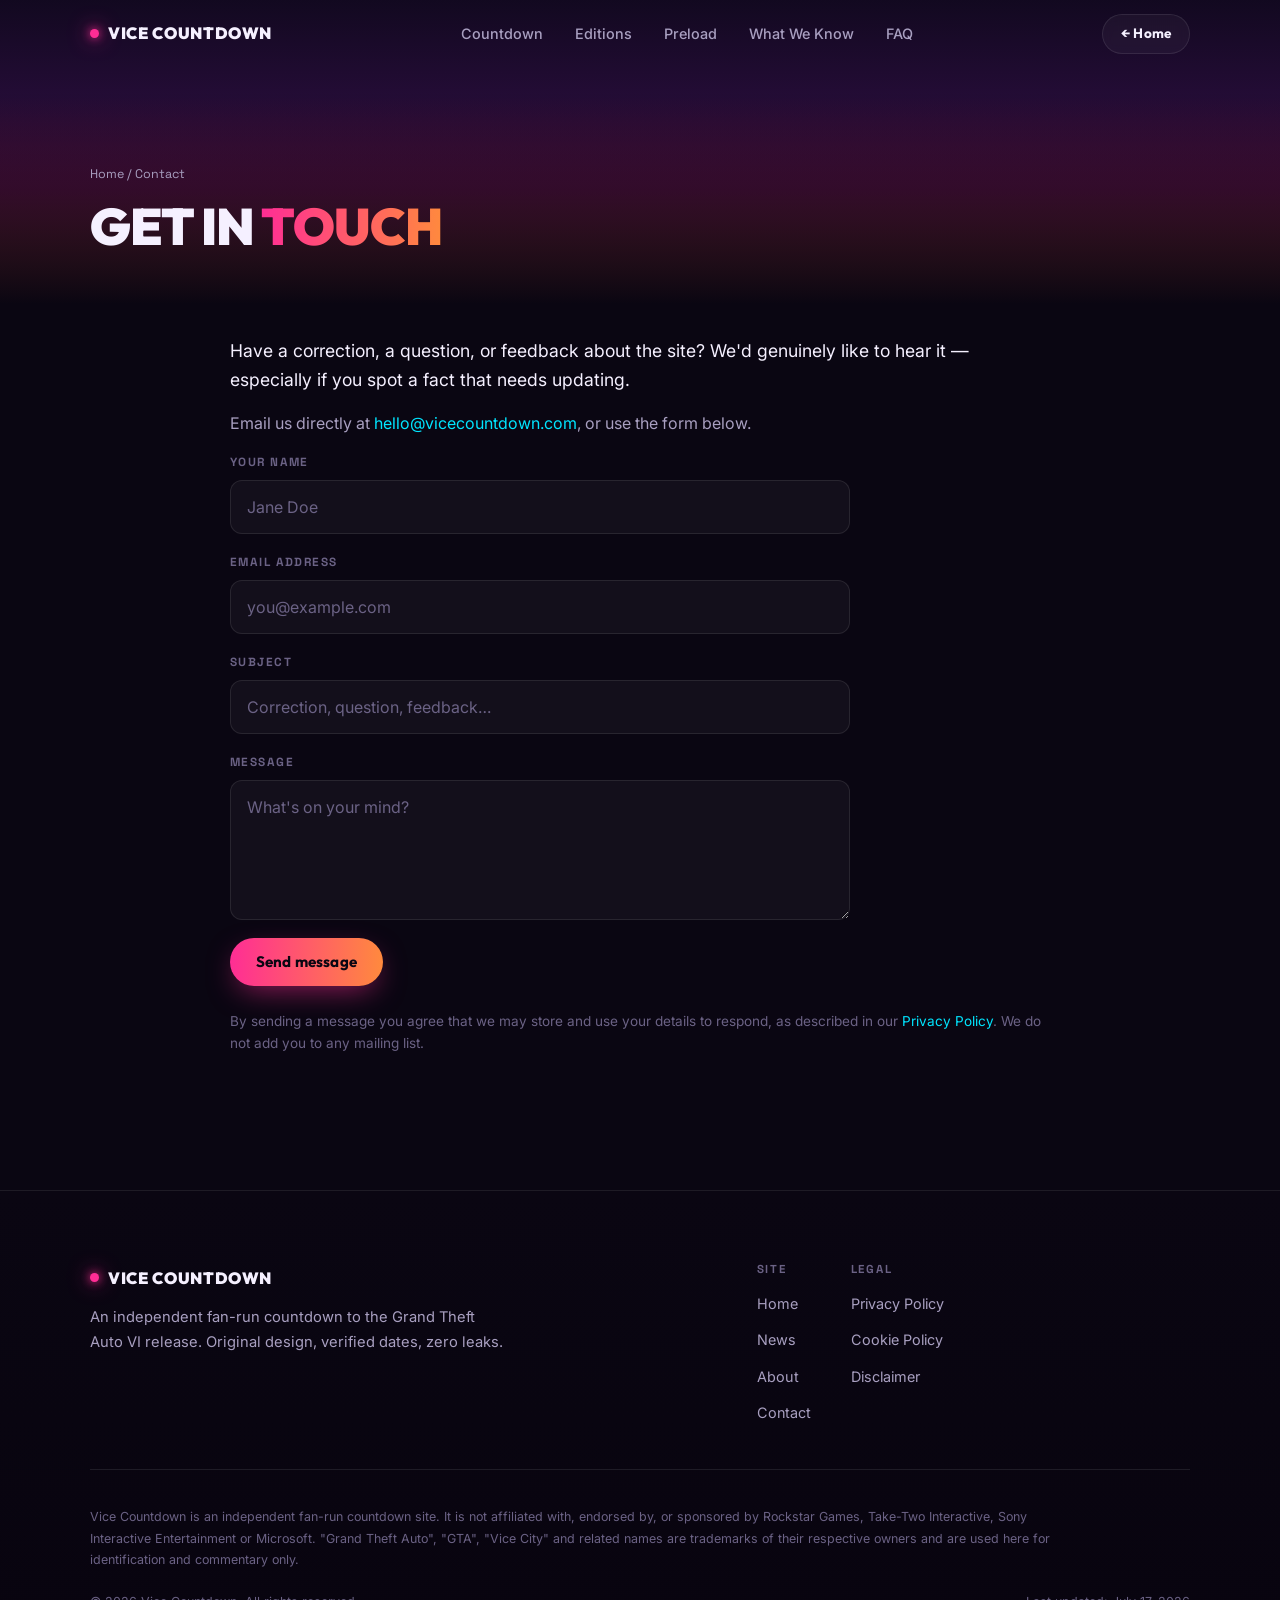
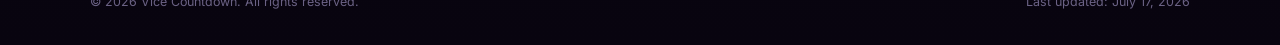
<file: contact.html>
<!DOCTYPE html>
<html lang="en">
<head>
  <meta charset="UTF-8">
  <meta name="viewport" content="width=device-width, initial-scale=1.0">
  <meta name="theme-color" content="#0a0612">
  <title>Contact | Vice Countdown</title>
  <meta name="description" content="Contact Vice Countdown with a question, correction or feedback about our independent GTA 6 countdown.">
  <link rel="canonical" href="https://muhammadnasirskr.github.io/vicecountdown/contact.html">
  <meta name="robots" content="index, follow">
  <link rel="icon" href="assets/img/favicon.svg" type="image/svg+xml">
  <link rel="icon" href="assets/img/favicon.ico" sizes="32x32">
  <link rel="apple-touch-icon" href="assets/img/apple-touch-icon.png">
  <link rel="preconnect" href="https://fonts.googleapis.com">
  <link rel="preconnect" href="https://fonts.gstatic.com" crossorigin>
  <link rel="stylesheet" href="https://fonts.googleapis.com/css2?family=Inter:wght@400;500;600&family=Outfit:wght@700;900&family=Space+Grotesk:wght@700&display=swap">
  <link rel="stylesheet" href="assets/css/style.css">
</head>
<body>
  <a class="skip-link" href="#main">Skip to content</a>

  <header class="nav" id="nav">
    <div class="nav__inner">
      <a class="wordmark" href="index.html"><span class="wordmark__dot" aria-hidden="true"></span>VICE&nbsp;COUNTDOWN</a>
      <nav class="nav__links" aria-label="Primary">
        <a class="nav__link" href="index.html#countdown">Countdown</a>
        <a class="nav__link" href="index.html#editions">Editions</a>
        <a class="nav__link" href="index.html#timeline">Preload</a>
        <a class="nav__link" href="index.html#know">What We Know</a>
        <a class="nav__link" href="index.html#faq">FAQ</a>
      </nav>
      <div class="nav__right">
        <a class="btn btn--ghost" href="index.html" style="min-height:40px;padding:0 18px;font-size:.85rem">← Home</a>
      </div>
    </div>
  </header>

  <main id="main">
    <section class="page-hero">
      <div class="container">
        <p class="crumbs"><a href="index.html">Home</a> / Contact</p>
        <h1>Get in <span style="background:var(--grad-text);-webkit-background-clip:text;background-clip:text;color:transparent">touch</span></h1>
      </div>
    </section>

    <section class="section" style="padding-top:clamp(20px,3vw,32px)">
      <div class="container">
        <div class="prose">
          <p class="lead">Have a correction, a question, or feedback about the site? We'd genuinely like to hear it — especially if you spot a fact that needs updating.</p>

          <p>Email us directly at <a href="mailto:hello@vicecountdown.com">hello@vicecountdown.com</a>, or use the form below.</p>

          <!--
            FORM SETUP: This form submits via AJAX to Formspree, with inline
            success/error messages (no page reload) — handled in assets/js/main.js.
            1. Create a free form at https://formspree.io
            2. Replace "your-form-id" in the action URL below with your real form ID.
            Until then, submitting shows a friendly "not connected yet" message.
            (You can also delete the form and keep only the mailto link above.)
          -->
          <form class="form" id="contact-form" action="https://formspree.io/f/your-form-id" method="POST">
            <div class="field">
              <label for="name">Your name</label>
              <input type="text" id="name" name="name" placeholder="Jane Doe" required>
            </div>
            <div class="field">
              <label for="email">Email address</label>
              <input type="email" id="email" name="email" placeholder="you@example.com" required>
            </div>
            <div class="field">
              <label for="subject">Subject</label>
              <input type="text" id="subject" name="_subject" placeholder="Correction, question, feedback…">
            </div>
            <div class="field">
              <label for="message">Message</label>
              <textarea id="message" name="message" placeholder="What's on your mind?" required></textarea>
            </div>
            <!-- honeypot: hidden from humans, catches bots -->
            <input class="hp" type="text" name="_gotcha" tabindex="-1" autocomplete="off" aria-hidden="true">
            <button type="submit" class="btn btn--solid" style="justify-self:start">Send message</button>
            <p class="form-status" id="form-status" role="status" aria-live="polite"></p>
          </form>

          <p style="margin-top:24px;color:var(--text-lo);font-size:.85rem">
            By sending a message you agree that we may store and use your details to respond, as described in our
            <a href="privacy.html">Privacy Policy</a>. We do not add you to any mailing list.
          </p>
        </div>
      </div>
    </section>
  </main>

  <footer class="footer">
    <div class="container">
      <div class="footer__top">
        <div>
          <a class="wordmark" href="index.html"><span class="wordmark__dot" aria-hidden="true"></span>VICE&nbsp;COUNTDOWN</a>
          <p class="footer__desc">An independent fan-run countdown to the Grand Theft Auto VI release. Original design, verified dates, zero leaks.</p>
        </div>
        <div class="footer__cols">
          <div class="footer__col"><h4>Site</h4><ul><li><a href="index.html">Home</a></li><li><a href="news.html">News</a></li><li><a href="about.html">About</a></li><li><a href="contact.html">Contact</a></li></ul></div>
          <div class="footer__col"><h4>Legal</h4><ul><li><a href="privacy.html">Privacy Policy</a></li><li><a href="cookies.html">Cookie Policy</a></li><li><a href="disclaimer.html">Disclaimer</a></li></ul></div>
        </div>
      </div>
      <p class="footer__legal">Vice Countdown is an independent fan-run countdown site. It is not affiliated with, endorsed by, or sponsored by Rockstar Games, Take-Two Interactive, Sony Interactive Entertainment or Microsoft. "Grand Theft Auto", "GTA", "Vice City" and related names are trademarks of their respective owners and are used here for identification and commentary only.</p>
      <div class="footer__meta"><span>© <span id="year">2026</span> Vice Countdown. All rights reserved.</span><span>Last updated: July 17, 2026</span></div>
    </div>
  </footer>
  <script src="assets/js/main.js" defer></script>
</body>
</html>
</file>
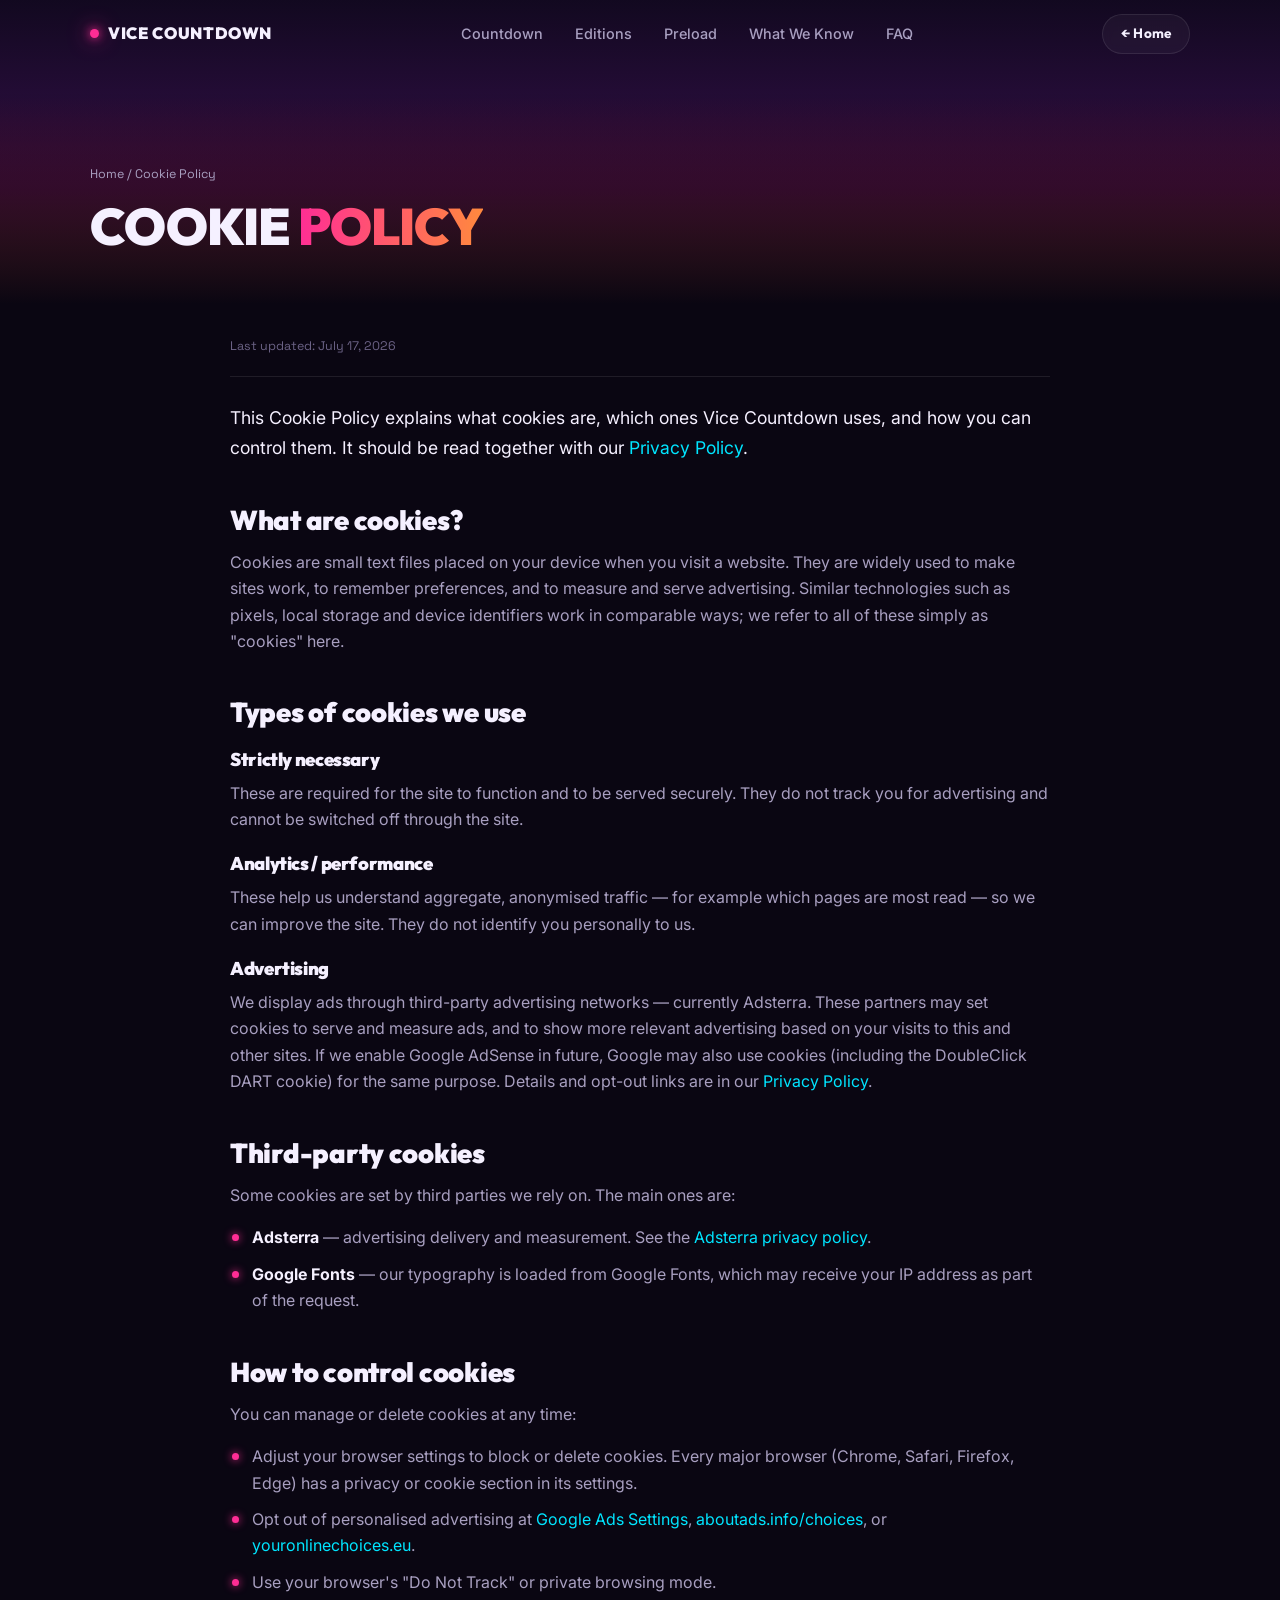
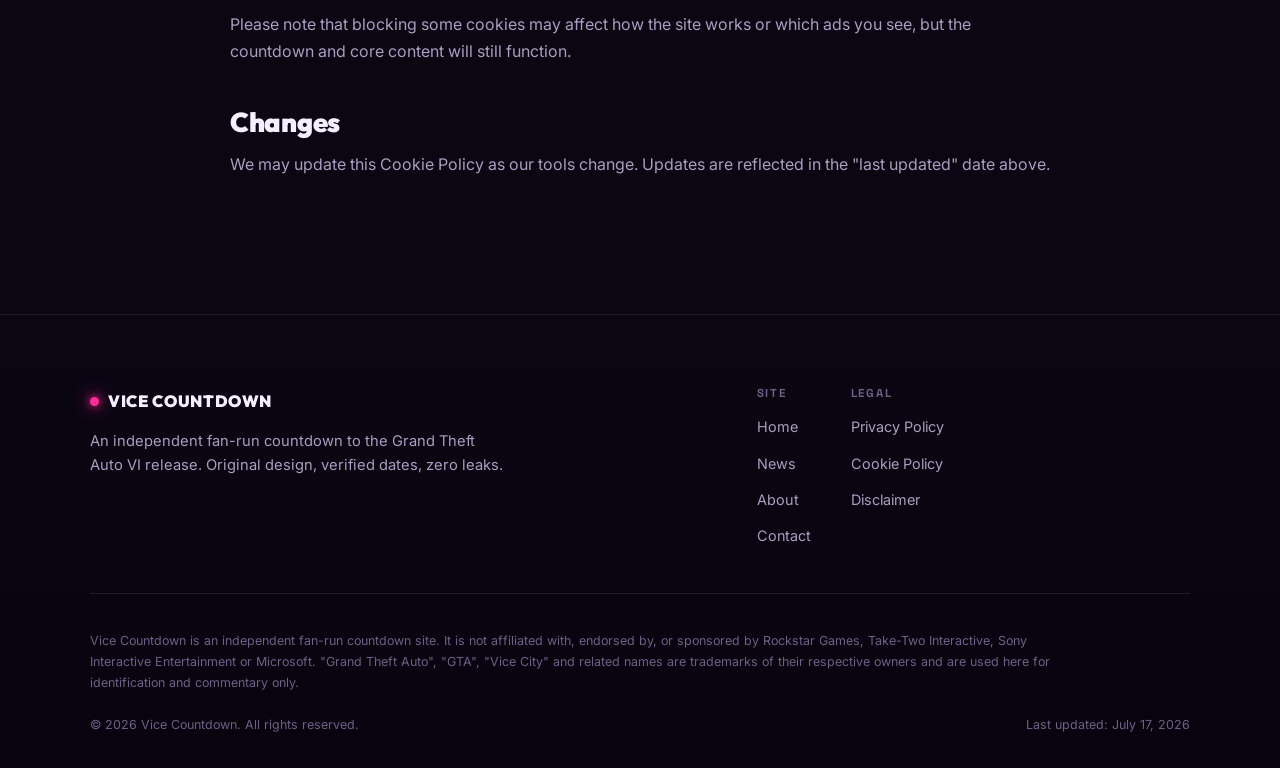
<file: cookies.html>
<!DOCTYPE html>
<html lang="en">
<head>
  <meta charset="UTF-8">
  <meta name="viewport" content="width=device-width, initial-scale=1.0">
  <meta name="theme-color" content="#0a0612">
  <title>Cookie Policy | Vice Countdown</title>
  <meta name="description" content="Cookie Policy for Vice Countdown: the cookies we use, why we use them, and how to control or disable them in your browser.">
  <link rel="canonical" href="https://muhammadnasirskr.github.io/vicecountdown/cookies.html">
  <meta name="robots" content="index, follow">
  <link rel="icon" href="assets/img/favicon.svg" type="image/svg+xml">
  <link rel="icon" href="assets/img/favicon.ico" sizes="32x32">
  <link rel="apple-touch-icon" href="assets/img/apple-touch-icon.png">
  <link rel="preconnect" href="https://fonts.googleapis.com">
  <link rel="preconnect" href="https://fonts.gstatic.com" crossorigin>
  <link rel="stylesheet" href="https://fonts.googleapis.com/css2?family=Inter:wght@400;500;600&family=Outfit:wght@700;900&family=Space+Grotesk:wght@700&display=swap">
  <link rel="stylesheet" href="assets/css/style.css">
</head>
<body>
  <a class="skip-link" href="#main">Skip to content</a>

  <header class="nav" id="nav">
    <div class="nav__inner">
      <a class="wordmark" href="index.html"><span class="wordmark__dot" aria-hidden="true"></span>VICE&nbsp;COUNTDOWN</a>
      <nav class="nav__links" aria-label="Primary">
        <a class="nav__link" href="index.html#countdown">Countdown</a>
        <a class="nav__link" href="index.html#editions">Editions</a>
        <a class="nav__link" href="index.html#timeline">Preload</a>
        <a class="nav__link" href="index.html#know">What We Know</a>
        <a class="nav__link" href="index.html#faq">FAQ</a>
      </nav>
      <div class="nav__right">
        <a class="btn btn--ghost" href="index.html" style="min-height:40px;padding:0 18px;font-size:.85rem">← Home</a>
      </div>
    </div>
  </header>

  <main id="main">
    <section class="page-hero">
      <div class="container">
        <p class="crumbs"><a href="index.html">Home</a> / Cookie Policy</p>
        <h1>Cookie <span style="background:var(--grad-text);-webkit-background-clip:text;background-clip:text;color:transparent">Policy</span></h1>
      </div>
    </section>

    <section class="section" style="padding-top:clamp(20px,3vw,32px)">
      <div class="container">
        <div class="prose">
          <p class="updated">Last updated: July 17, 2026</p>
          <p class="lead">This Cookie Policy explains what cookies are, which ones Vice Countdown uses, and how you can control them. It should be read together with our <a href="privacy.html">Privacy Policy</a>.</p>

          <h2>What are cookies?</h2>
          <p>Cookies are small text files placed on your device when you visit a website. They are widely used to make sites work, to remember preferences, and to measure and serve advertising. Similar technologies such as pixels, local storage and device identifiers work in comparable ways; we refer to all of these simply as "cookies" here.</p>

          <h2>Types of cookies we use</h2>
          <h3>Strictly necessary</h3>
          <p>These are required for the site to function and to be served securely. They do not track you for advertising and cannot be switched off through the site.</p>

          <h3>Analytics / performance</h3>
          <p>These help us understand aggregate, anonymised traffic — for example which pages are most read — so we can improve the site. They do not identify you personally to us.</p>

          <h3>Advertising</h3>
          <p>We display ads through third-party advertising networks — currently Adsterra. These partners may set cookies to serve and measure ads, and to show more relevant advertising based on your visits to this and other sites. If we enable Google AdSense in future, Google may also use cookies (including the DoubleClick DART cookie) for the same purpose. Details and opt-out links are in our <a href="privacy.html">Privacy Policy</a>.</p>

          <h2>Third-party cookies</h2>
          <p>Some cookies are set by third parties we rely on. The main ones are:</p>
          <ul>
            <li><strong>Adsterra</strong> — advertising delivery and measurement. See the <a href="https://adsterra.com/privacy-policy/" rel="noopener nofollow" target="_blank">Adsterra privacy policy</a>.</li>
            <li><strong>Google Fonts</strong> — our typography is loaded from Google Fonts, which may receive your IP address as part of the request.</li>
          </ul>

          <h2>How to control cookies</h2>
          <p>You can manage or delete cookies at any time:</p>
          <ul>
            <li>Adjust your browser settings to block or delete cookies. Every major browser (Chrome, Safari, Firefox, Edge) has a privacy or cookie section in its settings.</li>
            <li>Opt out of personalised advertising at <a href="https://www.google.com/settings/ads" rel="noopener nofollow" target="_blank">Google Ads Settings</a>, <a href="https://www.aboutads.info/choices/" rel="noopener nofollow" target="_blank">aboutads.info/choices</a>, or <a href="https://www.youronlinechoices.eu/" rel="noopener nofollow" target="_blank">youronlinechoices.eu</a>.</li>
            <li>Use your browser's "Do Not Track" or private browsing mode.</li>
          </ul>
          <p>Please note that blocking some cookies may affect how the site works or which ads you see, but the countdown and core content will still function.</p>

          <h2>Changes</h2>
          <p>We may update this Cookie Policy as our tools change. Updates are reflected in the "last updated" date above.</p>
        </div>
      </div>
    </section>
  </main>

  <footer class="footer">
    <div class="container">
      <div class="footer__top">
        <div>
          <a class="wordmark" href="index.html"><span class="wordmark__dot" aria-hidden="true"></span>VICE&nbsp;COUNTDOWN</a>
          <p class="footer__desc">An independent fan-run countdown to the Grand Theft Auto VI release. Original design, verified dates, zero leaks.</p>
        </div>
        <div class="footer__cols">
          <div class="footer__col"><h4>Site</h4><ul><li><a href="index.html">Home</a></li><li><a href="news.html">News</a></li><li><a href="about.html">About</a></li><li><a href="contact.html">Contact</a></li></ul></div>
          <div class="footer__col"><h4>Legal</h4><ul><li><a href="privacy.html">Privacy Policy</a></li><li><a href="cookies.html">Cookie Policy</a></li><li><a href="disclaimer.html">Disclaimer</a></li></ul></div>
        </div>
      </div>
      <p class="footer__legal">Vice Countdown is an independent fan-run countdown site. It is not affiliated with, endorsed by, or sponsored by Rockstar Games, Take-Two Interactive, Sony Interactive Entertainment or Microsoft. "Grand Theft Auto", "GTA", "Vice City" and related names are trademarks of their respective owners and are used here for identification and commentary only.</p>
      <div class="footer__meta"><span>© <span id="year">2026</span> Vice Countdown. All rights reserved.</span><span>Last updated: July 17, 2026</span></div>
    </div>
  </footer>
  <script src="assets/js/main.js" defer></script>
</body>
</html>
</file>
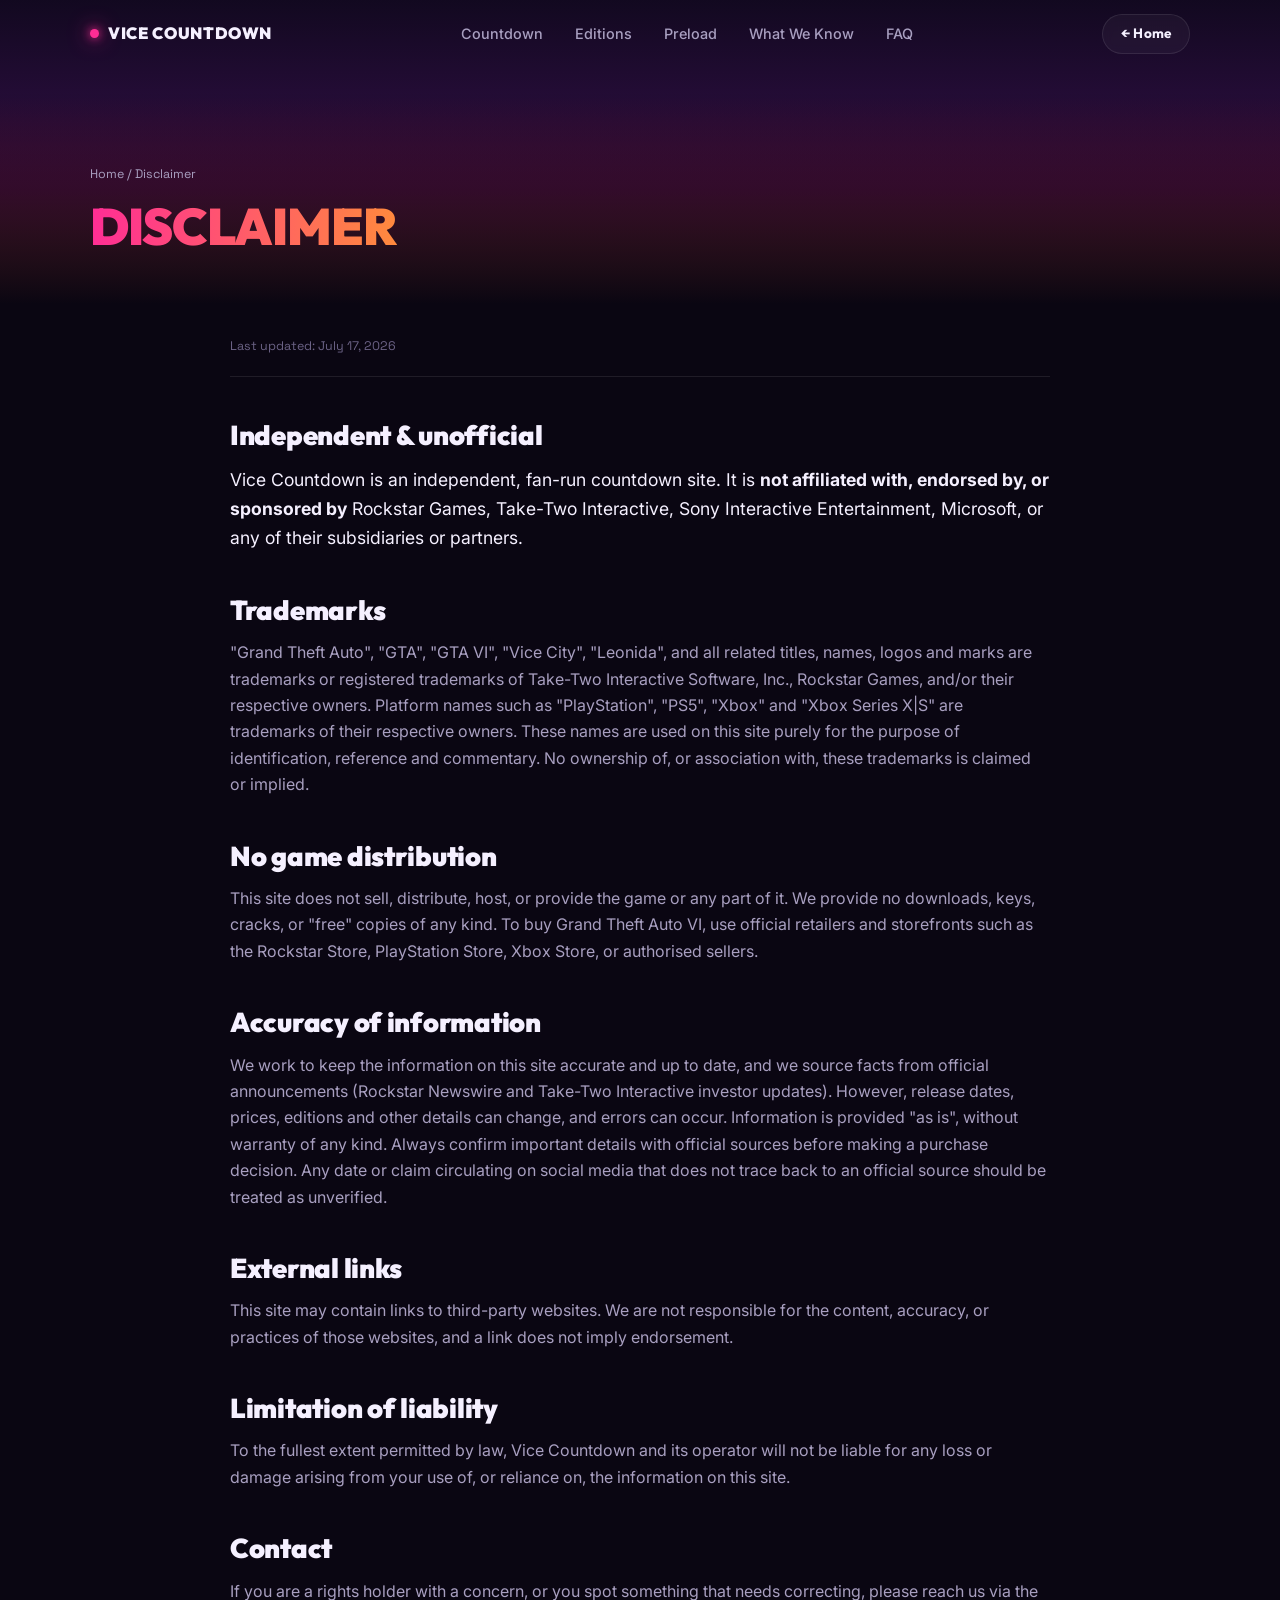
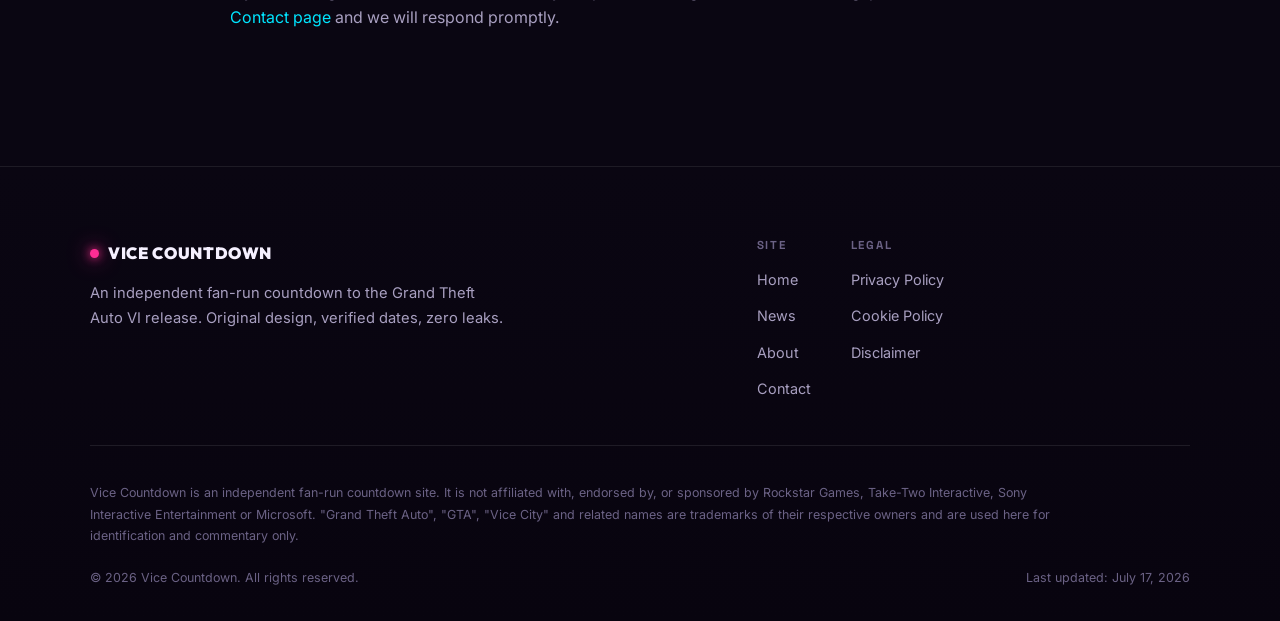
<file: disclaimer.html>
<!DOCTYPE html>
<html lang="en">
<head>
  <meta charset="UTF-8">
  <meta name="viewport" content="width=device-width, initial-scale=1.0">
  <meta name="theme-color" content="#0a0612">
  <title>Disclaimer | Vice Countdown</title>
  <meta name="description" content="Disclaimer for Vice Countdown, an independent fan-run GTA 6 countdown not affiliated with Rockstar Games or Take-Two Interactive.">
  <link rel="canonical" href="https://muhammadnasirskr.github.io/vicecountdown/disclaimer.html">
  <meta name="robots" content="index, follow">
  <link rel="icon" href="assets/img/favicon.svg" type="image/svg+xml">
  <link rel="icon" href="assets/img/favicon.ico" sizes="32x32">
  <link rel="apple-touch-icon" href="assets/img/apple-touch-icon.png">
  <link rel="preconnect" href="https://fonts.googleapis.com">
  <link rel="preconnect" href="https://fonts.gstatic.com" crossorigin>
  <link rel="stylesheet" href="https://fonts.googleapis.com/css2?family=Inter:wght@400;500;600&family=Outfit:wght@700;900&family=Space+Grotesk:wght@700&display=swap">
  <link rel="stylesheet" href="assets/css/style.css">
</head>
<body>
  <a class="skip-link" href="#main">Skip to content</a>

  <header class="nav" id="nav">
    <div class="nav__inner">
      <a class="wordmark" href="index.html"><span class="wordmark__dot" aria-hidden="true"></span>VICE&nbsp;COUNTDOWN</a>
      <nav class="nav__links" aria-label="Primary">
        <a class="nav__link" href="index.html#countdown">Countdown</a>
        <a class="nav__link" href="index.html#editions">Editions</a>
        <a class="nav__link" href="index.html#timeline">Preload</a>
        <a class="nav__link" href="index.html#know">What We Know</a>
        <a class="nav__link" href="index.html#faq">FAQ</a>
      </nav>
      <div class="nav__right">
        <a class="btn btn--ghost" href="index.html" style="min-height:40px;padding:0 18px;font-size:.85rem">← Home</a>
      </div>
    </div>
  </header>

  <main id="main">
    <section class="page-hero">
      <div class="container">
        <p class="crumbs"><a href="index.html">Home</a> / Disclaimer</p>
        <h1><span style="background:var(--grad-text);-webkit-background-clip:text;background-clip:text;color:transparent">Disclaimer</span></h1>
      </div>
    </section>

    <section class="section" style="padding-top:clamp(20px,3vw,32px)">
      <div class="container">
        <div class="prose">
          <p class="updated">Last updated: July 17, 2026</p>

          <h2>Independent &amp; unofficial</h2>
          <p class="lead">Vice Countdown is an independent, fan-run countdown site. It is <strong>not affiliated with, endorsed by, or sponsored by</strong> Rockstar Games, Take-Two Interactive, Sony Interactive Entertainment, Microsoft, or any of their subsidiaries or partners.</p>

          <h2>Trademarks</h2>
          <p>"Grand Theft Auto", "GTA", "GTA VI", "Vice City", "Leonida", and all related titles, names, logos and marks are trademarks or registered trademarks of Take-Two Interactive Software, Inc., Rockstar Games, and/or their respective owners. Platform names such as "PlayStation", "PS5", "Xbox" and "Xbox Series X|S" are trademarks of their respective owners. These names are used on this site purely for the purpose of identification, reference and commentary. No ownership of, or association with, these trademarks is claimed or implied.</p>

          <h2>No game distribution</h2>
          <p>This site does not sell, distribute, host, or provide the game or any part of it. We provide no downloads, keys, cracks, or "free" copies of any kind. To buy Grand Theft Auto VI, use official retailers and storefronts such as the Rockstar Store, PlayStation Store, Xbox Store, or authorised sellers.</p>

          <h2>Accuracy of information</h2>
          <p>We work to keep the information on this site accurate and up to date, and we source facts from official announcements (Rockstar Newswire and Take-Two Interactive investor updates). However, release dates, prices, editions and other details can change, and errors can occur. Information is provided "as is", without warranty of any kind. Always confirm important details with official sources before making a purchase decision. Any date or claim circulating on social media that does not trace back to an official source should be treated as unverified.</p>

          <h2>External links</h2>
          <p>This site may contain links to third-party websites. We are not responsible for the content, accuracy, or practices of those websites, and a link does not imply endorsement.</p>

          <h2>Limitation of liability</h2>
          <p>To the fullest extent permitted by law, Vice Countdown and its operator will not be liable for any loss or damage arising from your use of, or reliance on, the information on this site.</p>

          <h2>Contact</h2>
          <p>If you are a rights holder with a concern, or you spot something that needs correcting, please reach us via the <a href="contact.html">Contact page</a> and we will respond promptly.</p>
        </div>
      </div>
    </section>
  </main>

  <footer class="footer">
    <div class="container">
      <div class="footer__top">
        <div>
          <a class="wordmark" href="index.html"><span class="wordmark__dot" aria-hidden="true"></span>VICE&nbsp;COUNTDOWN</a>
          <p class="footer__desc">An independent fan-run countdown to the Grand Theft Auto VI release. Original design, verified dates, zero leaks.</p>
        </div>
        <div class="footer__cols">
          <div class="footer__col"><h4>Site</h4><ul><li><a href="index.html">Home</a></li><li><a href="news.html">News</a></li><li><a href="about.html">About</a></li><li><a href="contact.html">Contact</a></li></ul></div>
          <div class="footer__col"><h4>Legal</h4><ul><li><a href="privacy.html">Privacy Policy</a></li><li><a href="cookies.html">Cookie Policy</a></li><li><a href="disclaimer.html">Disclaimer</a></li></ul></div>
        </div>
      </div>
      <p class="footer__legal">Vice Countdown is an independent fan-run countdown site. It is not affiliated with, endorsed by, or sponsored by Rockstar Games, Take-Two Interactive, Sony Interactive Entertainment or Microsoft. "Grand Theft Auto", "GTA", "Vice City" and related names are trademarks of their respective owners and are used here for identification and commentary only.</p>
      <div class="footer__meta"><span>© <span id="year">2026</span> Vice Countdown. All rights reserved.</span><span>Last updated: July 17, 2026</span></div>
    </div>
  </footer>
  <script src="assets/js/main.js" defer></script>
</body>
</html>
</file>
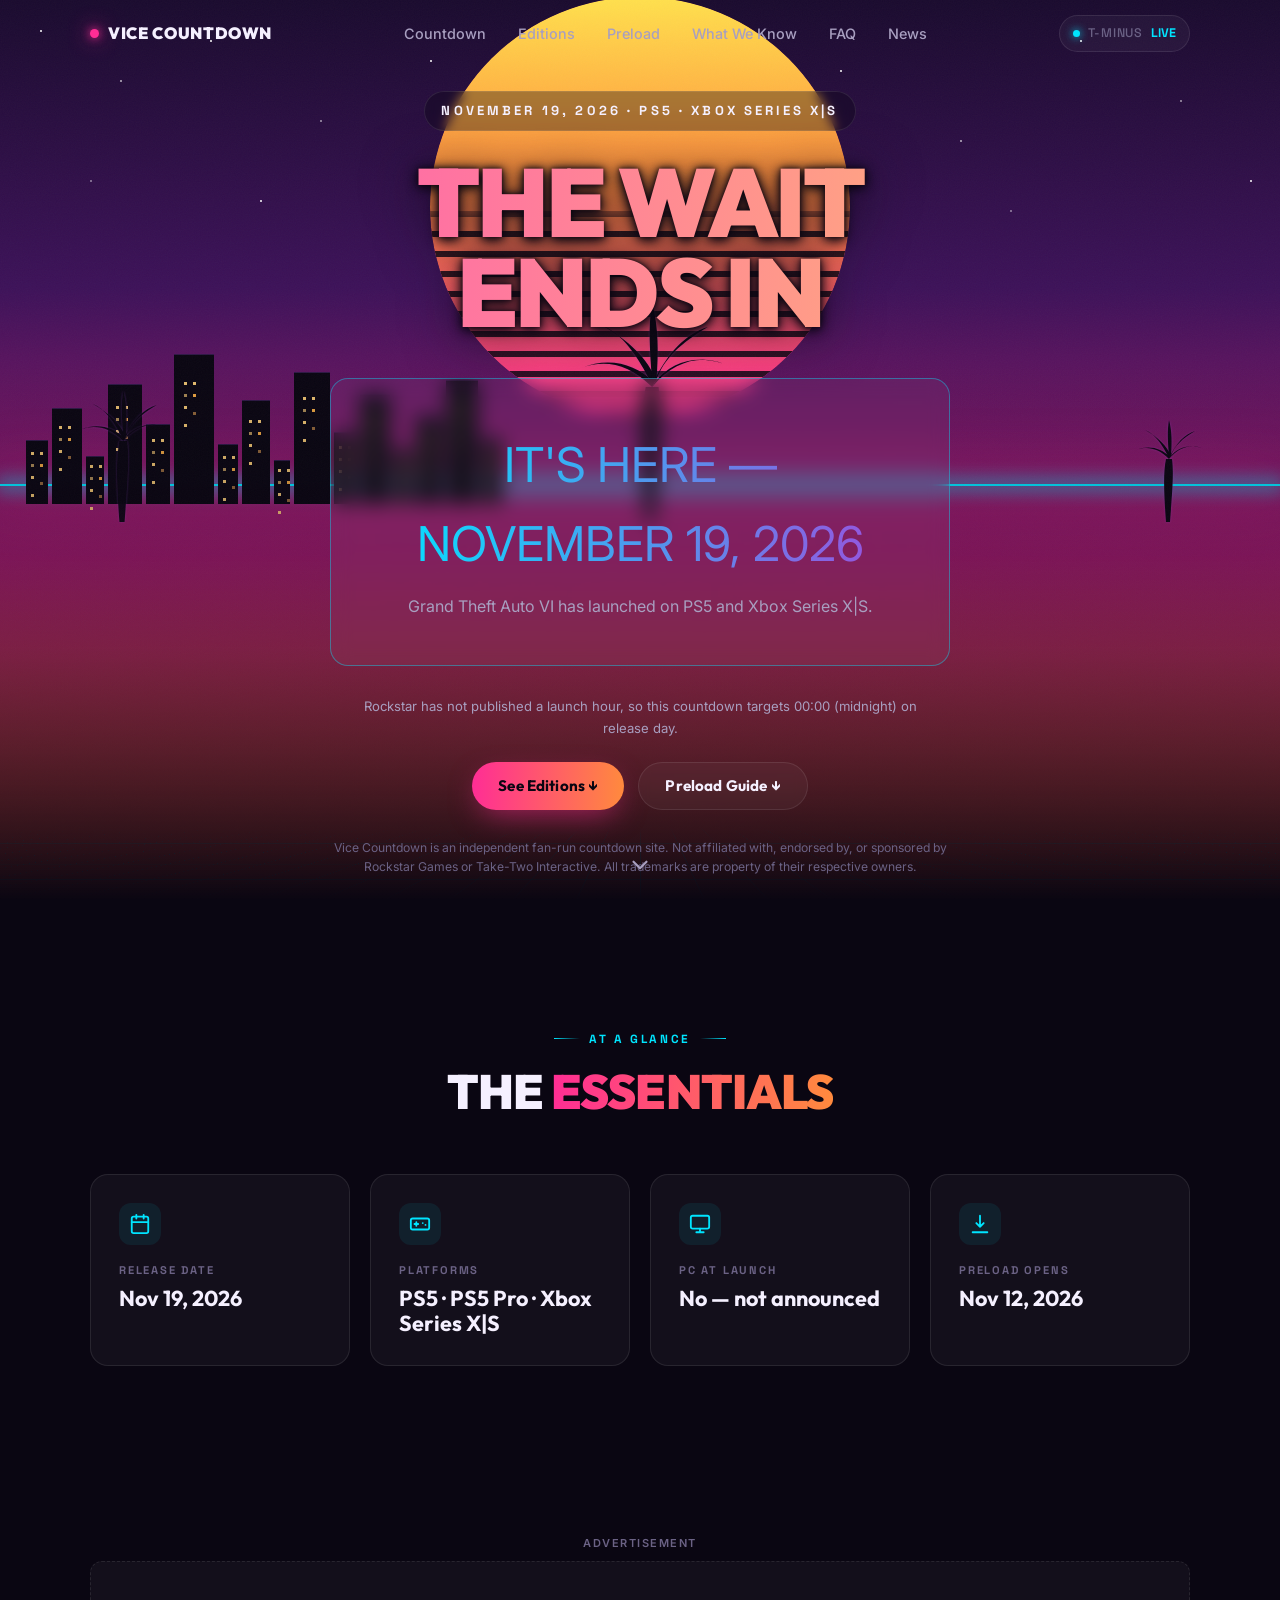
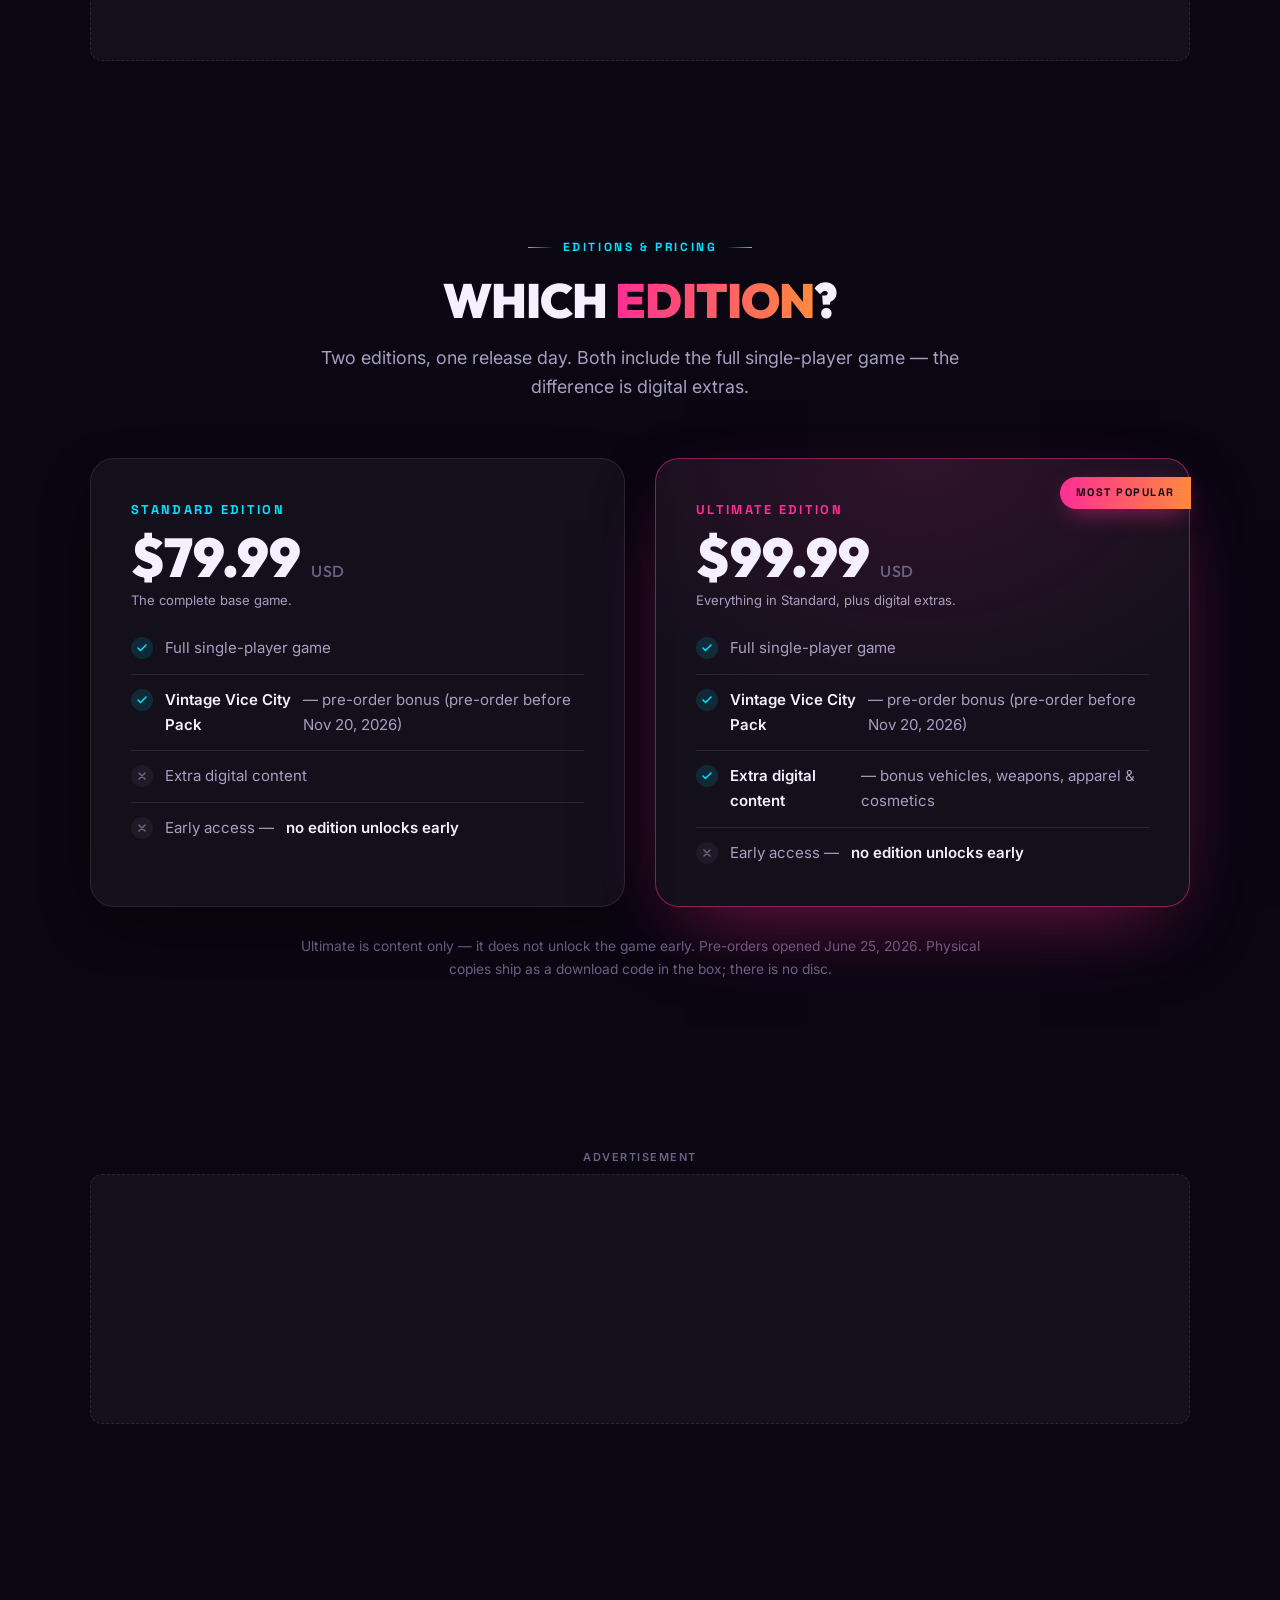
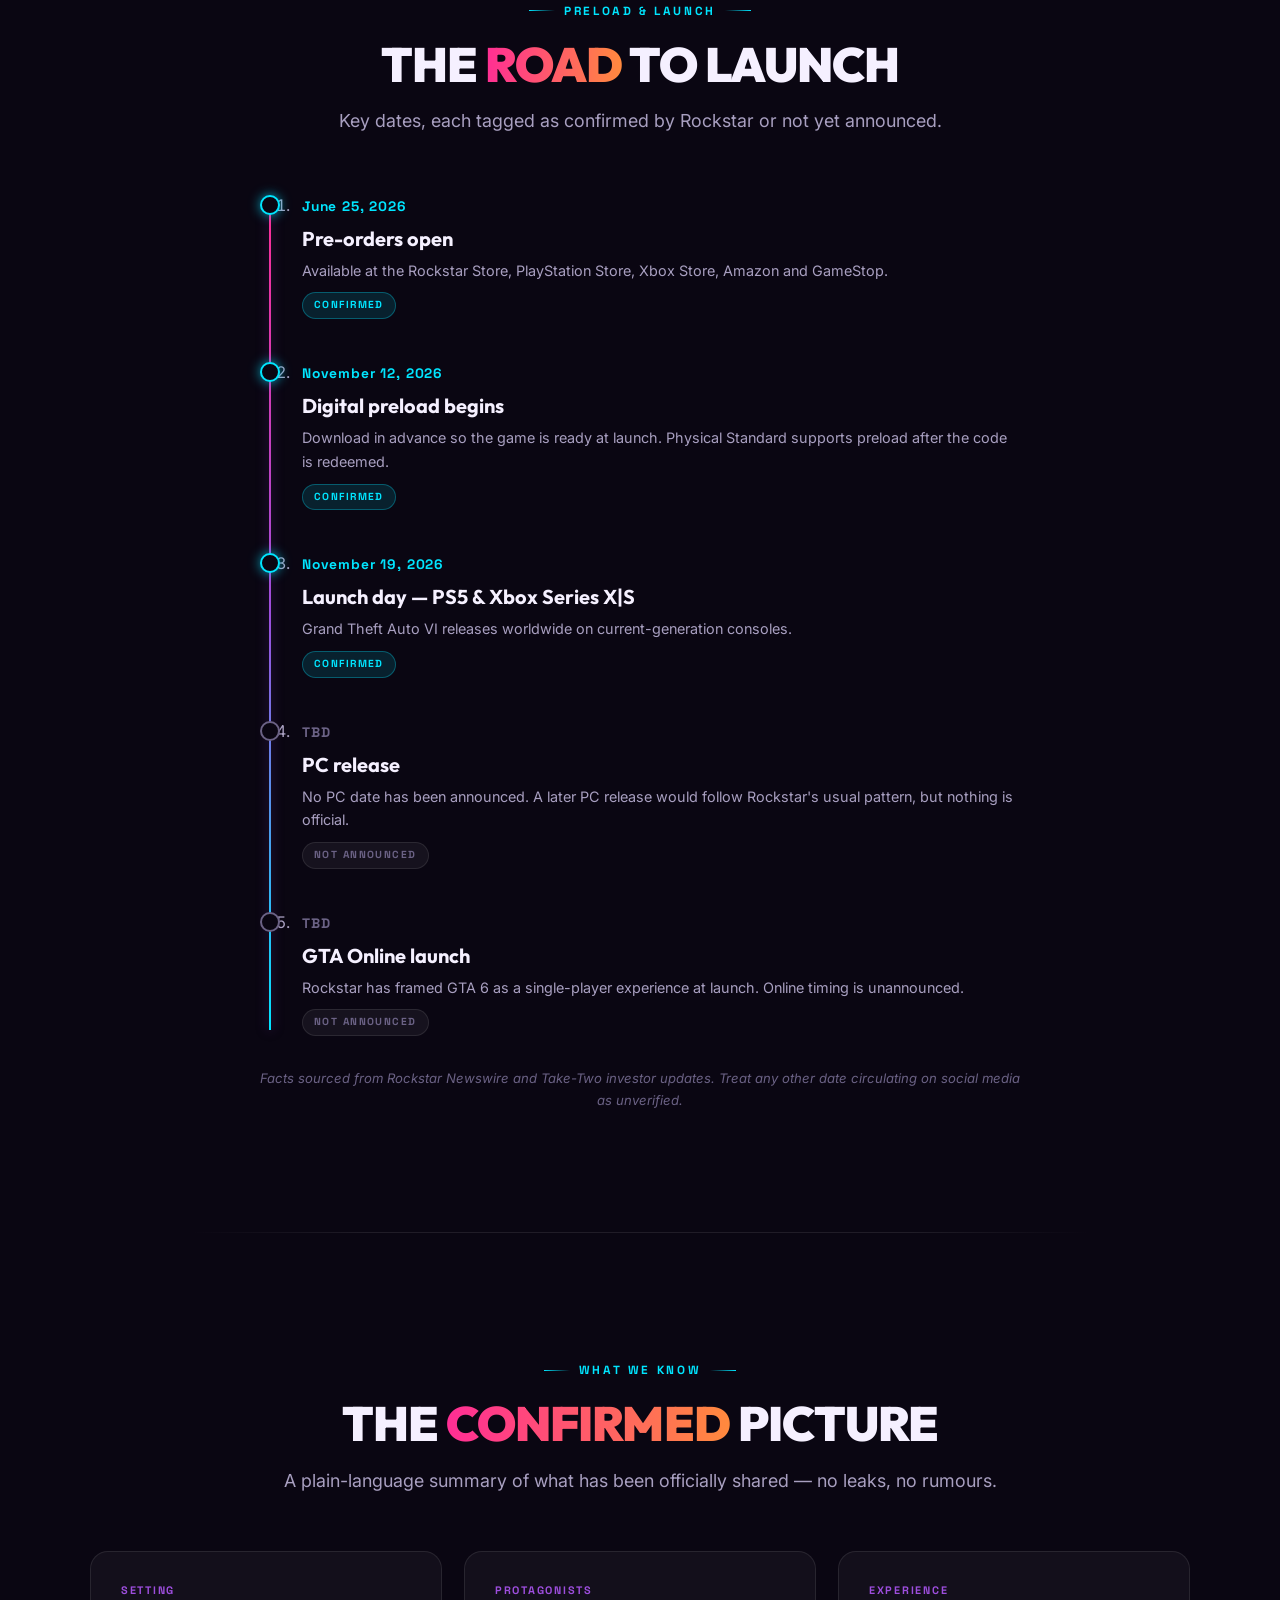
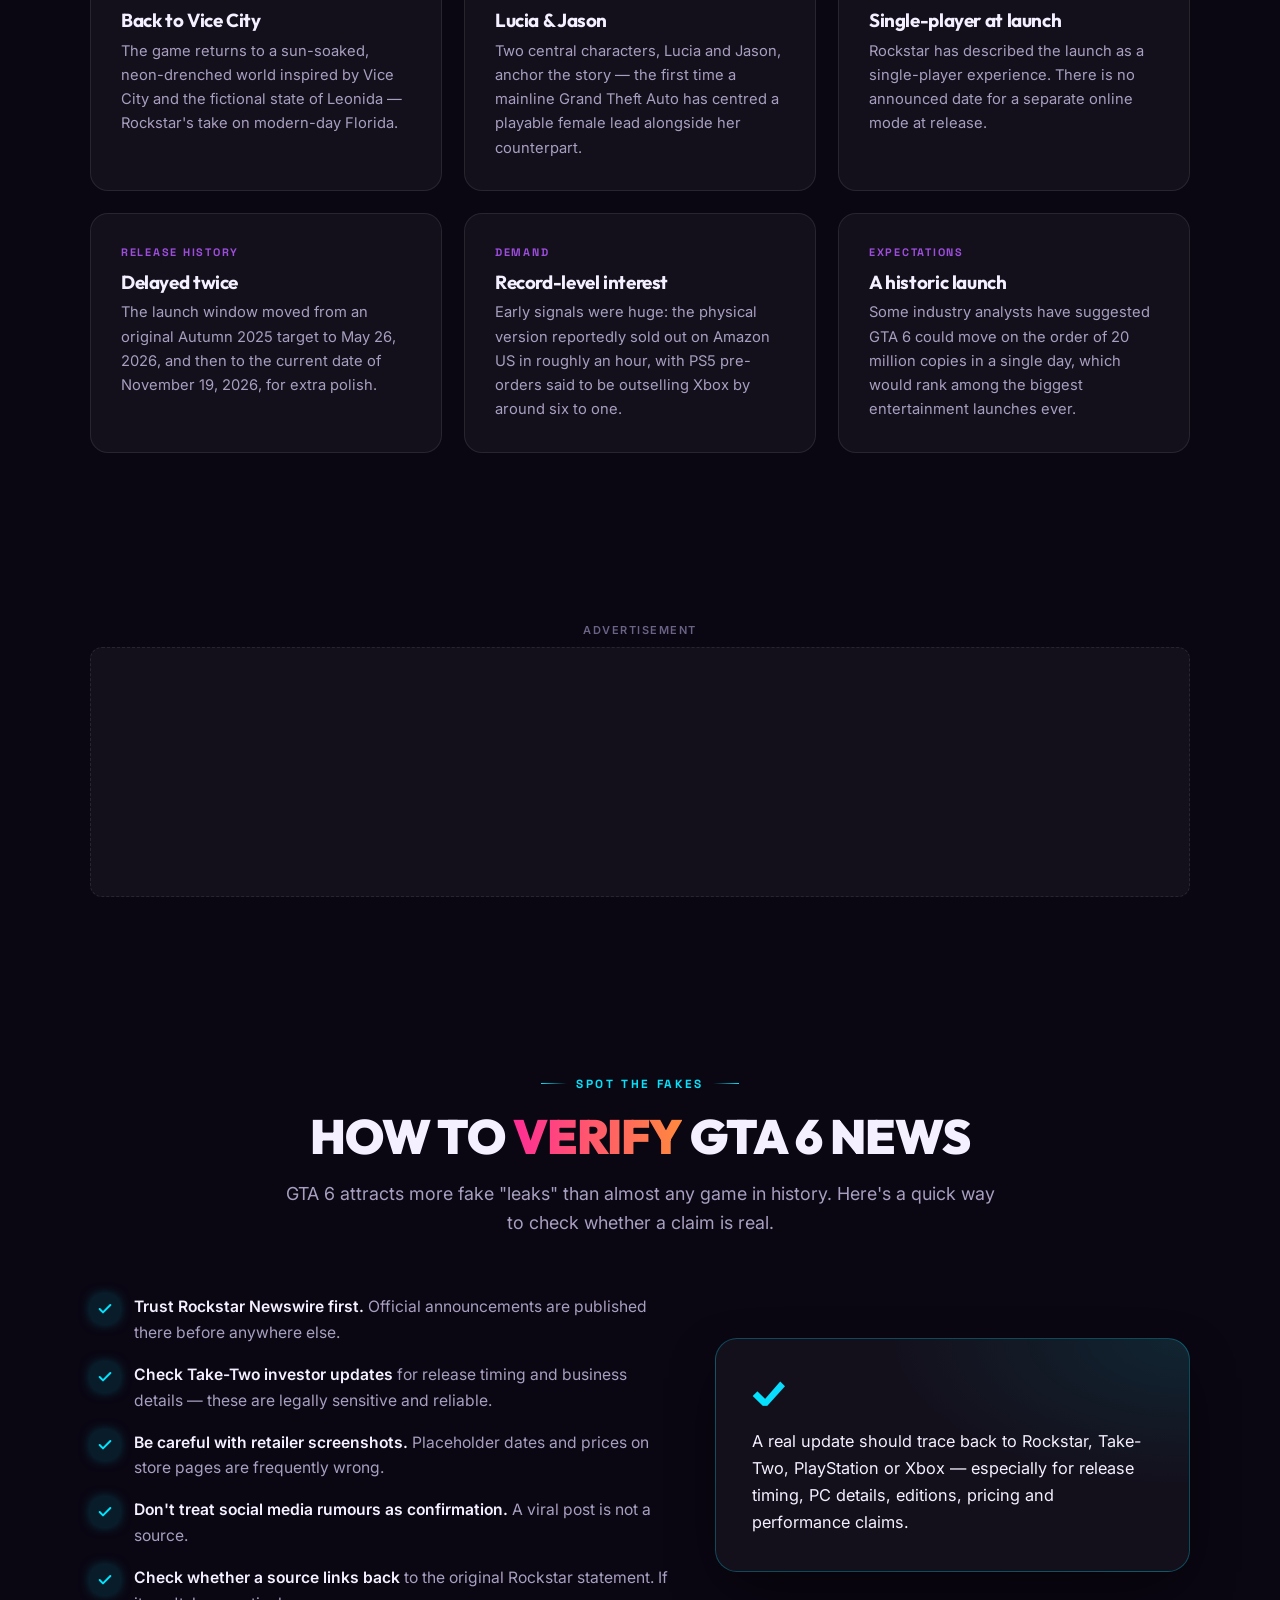
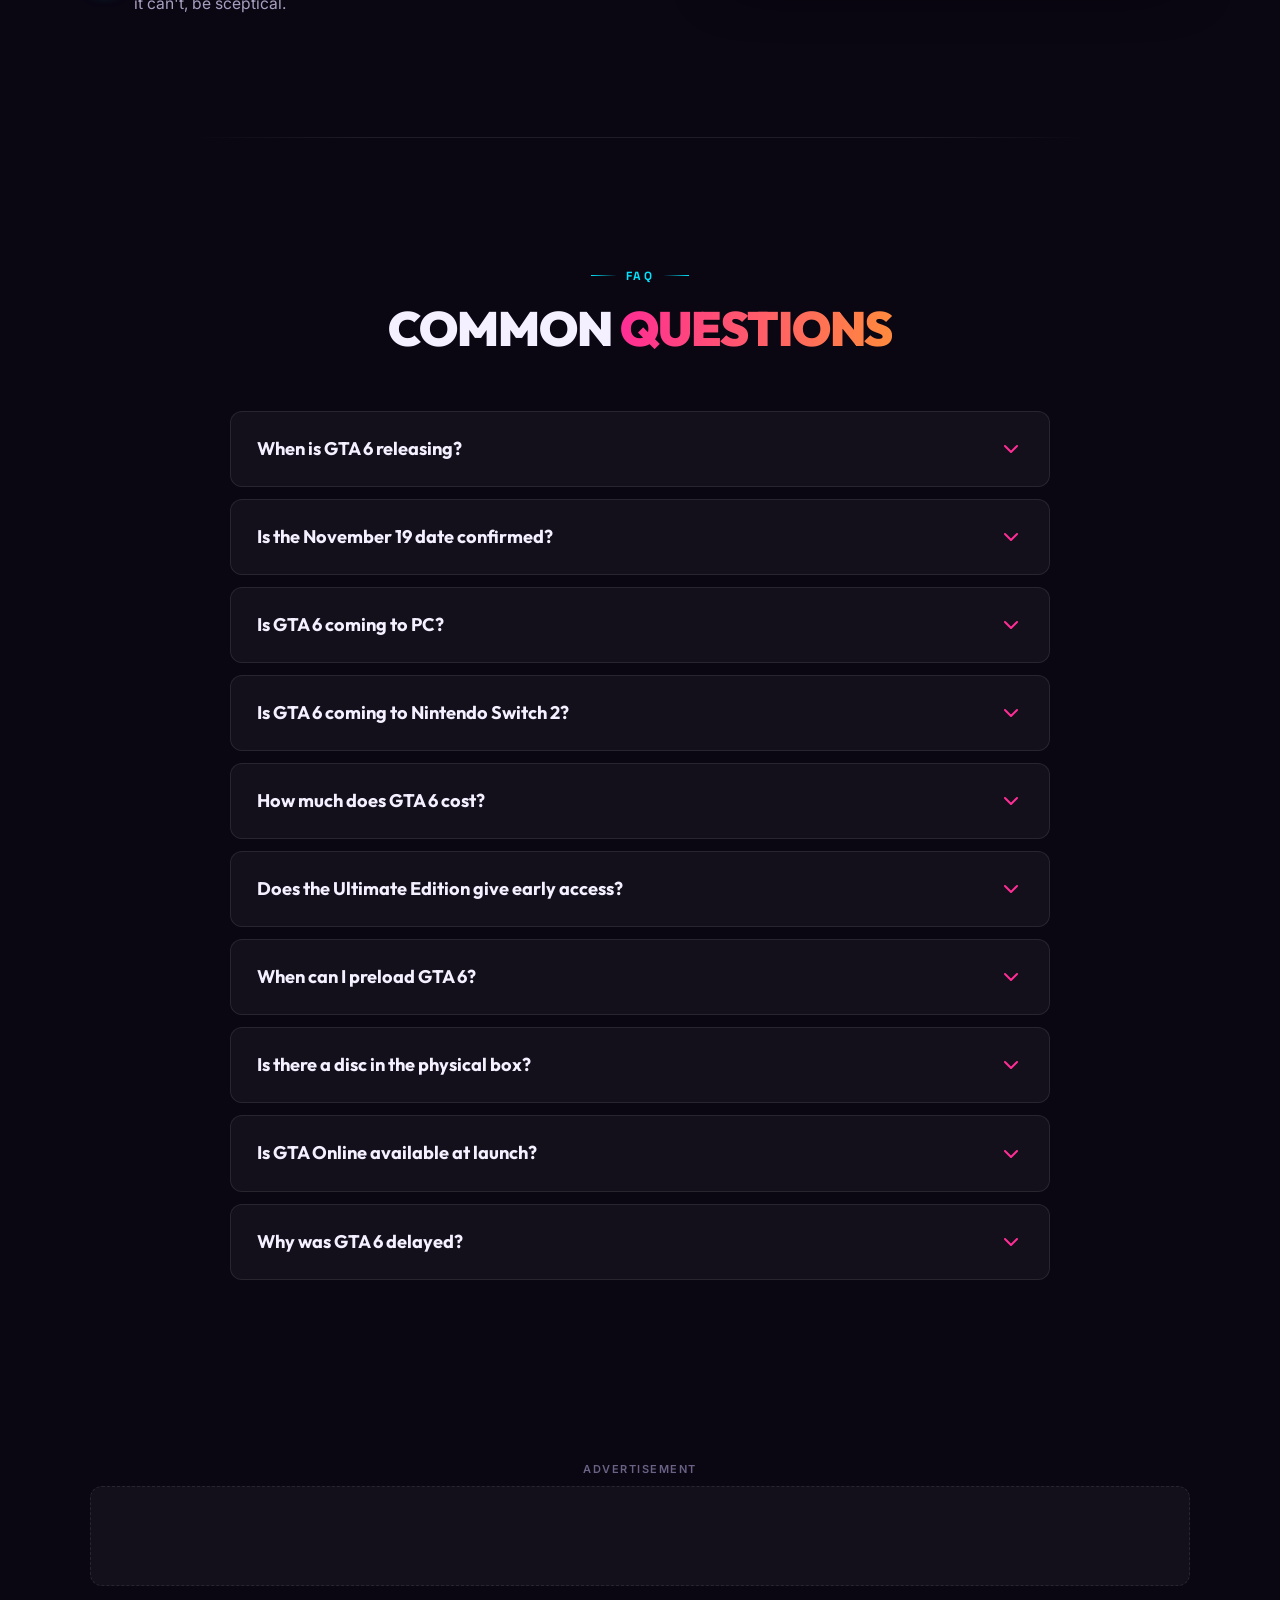
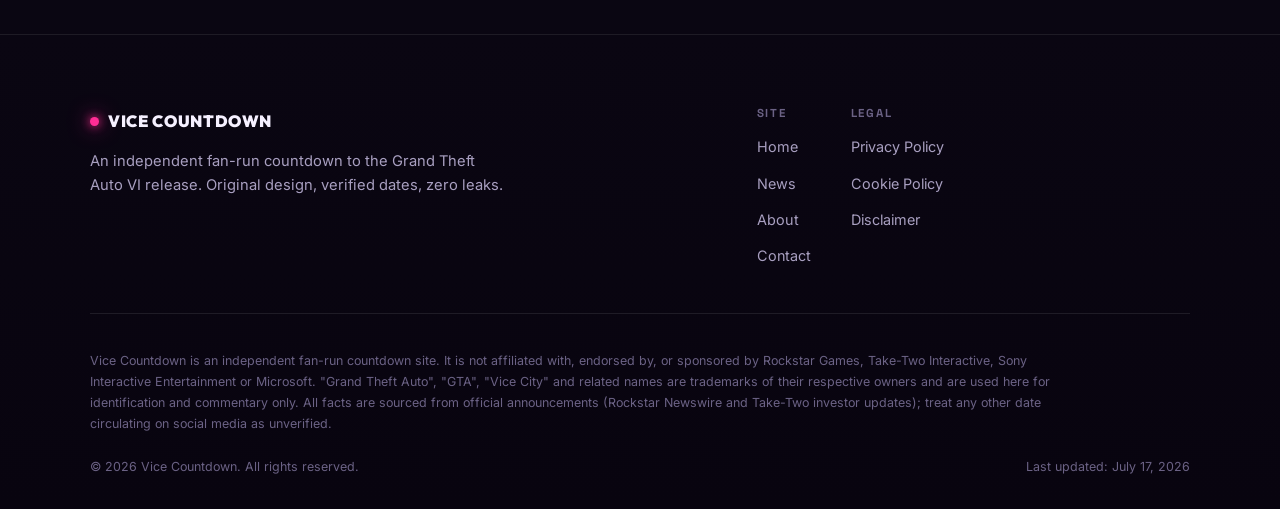
<file: index (1).html>
<!DOCTYPE html>
<html lang="en">
<head>
  <meta charset="UTF-8">
  <meta name="viewport" content="width=device-width, initial-scale=1.0">
  <meta name="theme-color" content="#0a0612">

  <!-- Google Search Console ownership verification -->
  <meta name="google-site-verification" content="gd0HbqfsRNPjKKIhAoNjGk5aI_Qe1TZov40yiCjktHI" />

  <title>GTA 6 Countdown — Days Until November 19, 2026 Release | Vice Countdown</title>
  <meta name="description" content="GTA 6 countdown to the November 19, 2026 release date. Live days, hours, minutes and seconds timer plus editions, pricing, preload dates and verified GTA 6 news.">
  <meta name="keywords" content="GTA 6 countdown, GTA 6 release date, November 19 2026, GTA VI, GTA 6 editions, GTA 6 preload">
  <meta name="author" content="Vice Countdown">
  <meta name="robots" content="index, follow, max-image-preview:large">
  <link rel="canonical" href="https://muhammadnasirskr.github.io/vicecountdown/">

  <!-- Open Graph -->
  <meta property="og:type" content="website">
  <meta property="og:site_name" content="Vice Countdown">
  <meta property="og:title" content="GTA 6 Countdown — Days Until November 19, 2026 | Vice Countdown">
  <meta property="og:description" content="A live, independent countdown to the GTA 6 release on November 19, 2026, with editions, preload dates and verified news.">
  <meta property="og:url" content="https://muhammadnasirskr.github.io/vicecountdown/">
  <meta property="og:image" content="https://muhammadnasirskr.github.io/vicecountdown/assets/img/og-image.png">
  <meta property="og:image:width" content="1200">
  <meta property="og:image:height" content="630">
  <meta property="og:image:alt" content="Vice Countdown — a neon synthwave countdown to November 19, 2026.">

  <!-- Twitter -->
  <meta name="twitter:card" content="summary_large_image">
  <meta name="twitter:title" content="GTA 6 Countdown — Days Until November 19, 2026 | Vice Countdown">
  <meta name="twitter:description" content="A live, independent countdown to the GTA 6 release on November 19, 2026, with editions, preload dates and verified news.">
  <meta name="twitter:image" content="https://muhammadnasirskr.github.io/vicecountdown/assets/img/og-image.png">
  <meta name="twitter:image:alt" content="Vice Countdown — neon synthwave countdown art.">

  <!-- Icons -->
  <link rel="icon" href="assets/img/favicon.svg" type="image/svg+xml">
  <link rel="icon" href="assets/img/favicon.ico" sizes="32x32">
  <link rel="apple-touch-icon" href="assets/img/apple-touch-icon.png">
  <link rel="manifest" href="assets/img/site.webmanifest">

  <!-- Fonts: preconnect + swap -->
  <link rel="preconnect" href="https://fonts.googleapis.com">
  <link rel="preconnect" href="https://fonts.gstatic.com" crossorigin>
  <link rel="preload" as="style" href="https://fonts.googleapis.com/css2?family=Inter:wght@400;500;600&family=Outfit:wght@700;900&family=Space+Grotesk:wght@700&display=swap">
  <link rel="stylesheet" href="https://fonts.googleapis.com/css2?family=Inter:wght@400;500;600&family=Outfit:wght@700;900&family=Space+Grotesk:wght@700&display=swap" media="print" onload="this.media='all'">
  <noscript><link rel="stylesheet" href="https://fonts.googleapis.com/css2?family=Inter:wght@400;500;600&family=Outfit:wght@700;900&family=Space+Grotesk:wght@700&display=swap"></noscript>

  <!-- Critical CSS (above-the-fold) inlined; full sheet deferred below -->
  <style>
    :root{--bg-deep:#0a0612;--nav-h:68px}
    *,*::before,*::after{box-sizing:border-box;margin:0;padding:0}
    body{background:#0a0612;color:#a89fc0;font-family:"Inter",system-ui,sans-serif;overflow-x:hidden}
    .hero{position:relative;min-height:640px;height:100dvh;display:flex;align-items:center;justify-content:center;text-align:center;overflow:hidden}
    .hero__sky{position:absolute;inset:0;z-index:-7;background:linear-gradient(180deg,#1a0b2e 0%,#3d1259 32%,#a01a6d 62%,#ff5e3a 100%)}
    .nav{position:fixed;inset:0 0 auto 0;height:var(--nav-h);z-index:100;display:flex;align-items:center}
    .hero__content{position:relative;z-index:2;max-width:860px;padding:var(--nav-h) 20px 0}
    .skip-link{position:fixed;top:-60px;left:12px;z-index:200;padding:10px 18px;background:#00e5ff;color:#06121a;border-radius:10px}
  </style>

  <!-- Full stylesheet, render-non-blocking -->
  <link rel="preload" as="style" href="assets/css/style.css">
  <link rel="stylesheet" href="assets/css/style.css" media="print" onload="this.media='all'">
  <noscript><link rel="stylesheet" href="assets/css/style.css"></noscript>

  <!-- Ads: Adsterra Native Banners are self-contained per ad unit and injected
       inline in the body (see the four "AD SLOT" blocks). No global ad script
       is needed in <head>. See README.md for step-by-step setup. -->
  <meta name="referrer" content="strict-origin-when-cross-origin">

  <!-- ================= JSON-LD (1/3) WebSite + SearchAction ================= -->
  <script type="application/ld+json">
  {
    "@context": "https://schema.org",
    "@type": "WebSite",
    "name": "Vice Countdown",
    "alternateName": "GTA 6 Countdown",
    "url": "https://muhammadnasirskr.github.io/vicecountdown/",
    "description": "An independent fan-run countdown to the Grand Theft Auto VI release on November 19, 2026.",
    "potentialAction": {
      "@type": "SearchAction",
      "target": {
        "@type": "EntryPoint",
        "urlTemplate": "https://muhammadnasirskr.github.io/vicecountdown/?q={search_term_string}"
      },
      "query-input": "required name=search_term_string"
    }
  }
  </script>

  <!-- ================= JSON-LD (2/3) Event ================= -->
  <script type="application/ld+json">
  {
    "@context": "https://schema.org",
    "@type": "Event",
    "name": "Grand Theft Auto VI Release",
    "startDate": "2026-11-19",
    "eventStatus": "https://schema.org/EventScheduled",
    "eventAttendanceMode": "https://schema.org/OnlineEventAttendanceMode",
    "location": {
      "@type": "VirtualLocation",
      "url": "https://muhammadnasirskr.github.io/vicecountdown/"
    },
    "image": "https://muhammadnasirskr.github.io/vicecountdown/assets/img/og-image.png",
    "description": "Grand Theft Auto VI launches on PlayStation 5 and Xbox Series X|S on November 19, 2026, according to Rockstar Games."
  }
  </script>

  <!-- ================= JSON-LD (3/3) FAQPage ================= -->
  <script type="application/ld+json">
  {
    "@context": "https://schema.org",
    "@type": "FAQPage",
    "mainEntity": [
      {"@type":"Question","name":"When is GTA 6 releasing?","acceptedAnswer":{"@type":"Answer","text":"Rockstar Games has set the Grand Theft Auto VI release date for Thursday, November 19, 2026, on PlayStation 5 and Xbox Series X|S."}},
      {"@type":"Question","name":"Is the November 19 date confirmed?","acceptedAnswer":{"@type":"Answer","text":"Yes. November 19, 2026 is the date confirmed in an official Rockstar Newswire announcement. Any other date circulating on social media should be treated as unverified."}},
      {"@type":"Question","name":"Is GTA 6 coming to PC?","acceptedAnswer":{"@type":"Answer","text":"A PC version has not been announced. The confirmed launch platforms are PlayStation 5 and Xbox Series X|S. Historically Rockstar has brought Grand Theft Auto titles to PC after the console release, but nothing about GTA 6 on PC is official."}},
      {"@type":"Question","name":"Is GTA 6 coming to Nintendo Switch 2?","acceptedAnswer":{"@type":"Answer","text":"No Nintendo Switch 2 version has been announced. The only confirmed platforms are PlayStation 5 and Xbox Series X|S."}},
      {"@type":"Question","name":"How much does GTA 6 cost?","acceptedAnswer":{"@type":"Answer","text":"The Standard Edition is $79.99 and the Ultimate Edition is $99.99 in the United States, based on Rockstar's pricing."}},
      {"@type":"Question","name":"Does the Ultimate Edition give early access?","acceptedAnswer":{"@type":"Answer","text":"No. The Ultimate Edition adds digital content such as extra vehicles, weapons and cosmetic items, but it does not let you play the game before the November 19, 2026 launch."}},
      {"@type":"Question","name":"When can I preload GTA 6?","acceptedAnswer":{"@type":"Answer","text":"Digital preload is scheduled to begin on November 12, 2026, one week before launch, so the game is ready to play at release."}},
      {"@type":"Question","name":"Is there a disc in the physical box?","acceptedAnswer":{"@type":"Answer","text":"Physical copies ship with a download code rather than a game disc. You redeem the code and then download the game."}},
      {"@type":"Question","name":"Is GTA Online available at launch?","acceptedAnswer":{"@type":"Answer","text":"Rockstar has described GTA 6 as a single-player experience at launch. A launch date for the online mode has not been announced."}},
      {"@type":"Question","name":"Why was GTA 6 delayed?","acceptedAnswer":{"@type":"Answer","text":"Rockstar moved the release twice, citing the need for extra development time to finish the game with the level of polish players expect. It shifted from an original 2025 window to May 26, 2026, and then to November 19, 2026."}}
    ]
  }
  </script>
</head>

<body>
  <a class="skip-link" href="#main">Skip to content</a>

  <!-- ============================ NAV ============================ -->
  <header class="nav" id="nav">
    <div class="nav__inner">
      <a class="wordmark" href="#top" aria-label="Vice Countdown home">
        <span class="wordmark__dot" aria-hidden="true"></span>VICE&nbsp;COUNTDOWN
      </a>
      <nav class="nav__links" aria-label="Primary">
        <a class="nav__link" href="#countdown">Countdown</a>
        <a class="nav__link" href="#editions">Editions</a>
        <a class="nav__link" href="#timeline">Preload</a>
        <a class="nav__link" href="#know">What We Know</a>
        <a class="nav__link" href="#faq">FAQ</a>
        <a class="nav__link" href="news.html">News</a>
      </nav>
      <div class="nav__right">
        <span class="tminus" aria-hidden="true">
          <span class="tminus__dot"></span>
          <span class="tminus__label">T-MINUS</span>
          <span class="tminus__val" id="tminus-val">—</span>
        </span>
        <button class="nav__burger" id="burger" aria-label="Open menu" aria-expanded="false" aria-controls="mobile-menu">
          <span></span>
        </button>
      </div>
    </div>
  </header>

  <!-- Mobile overlay menu -->
  <nav class="mobile-menu" id="mobile-menu" aria-label="Mobile">
    <a href="#countdown"><span>·</span> Countdown</a>
    <a href="#editions"><span>·</span> Editions</a>
    <a href="#timeline"><span>·</span> Preload</a>
    <a href="#know"><span>·</span> What We Know</a>
    <a href="#faq"><span>·</span> FAQ</a>
    <a href="news.html"><span>·</span> News</a>
  </nav>

  <main id="main">
    <span id="top"></span>

    <!-- ============================ HERO ============================ -->
    <section class="hero" aria-label="GTA 6 release countdown">
      <div class="hero__sky" aria-hidden="true"></div>
      <div class="hero__stars" aria-hidden="true"></div>
      <div class="hero__sun" aria-hidden="true"></div>
      <div class="hero__horizon" aria-hidden="true"></div>
      <div class="hero__grid" aria-hidden="true"></div>

      <!-- Skyline silhouette -->
      <div class="hero__skyline" aria-hidden="true">
        <div class="bldg" style="width:22px;height:64px"></div>
        <div class="bldg" style="width:30px;height:96px"></div>
        <div class="bldg" style="width:18px;height:48px"></div>
        <div class="bldg" style="width:34px;height:120px"></div>
        <div class="bldg" style="width:24px;height:80px"></div>
        <div class="bldg" style="width:40px;height:150px"></div>
        <div class="bldg" style="width:20px;height:60px"></div>
        <div class="bldg" style="width:28px;height:104px"></div>
        <div class="bldg" style="width:16px;height:44px"></div>
        <div class="bldg" style="width:36px;height:132px"></div>
        <div class="bldg" style="width:22px;height:72px"></div>
        <div class="bldg" style="width:30px;height:110px"></div>
        <div class="bldg" style="width:18px;height:56px"></div>
        <div class="bldg" style="width:26px;height:88px"></div>
        <div class="bldg" style="width:32px;height:124px"></div>
        <div class="bldg" style="width:20px;height:66px"></div>
      </div>

      <!-- Palm silhouettes (original inline SVG) -->
      <div class="hero__palms" aria-hidden="true">
        <svg class="palm palm--1" viewBox="0 0 140 210" role="presentation">
          <path d="M66 210 C 62 156 60 112 66 84 L 78 84 C 82 112 78 156 74 210 Z"/>
          <path d="M72 84 C 50 62 28 58 6 66 C 32 56 56 62 74 80 Z"/>
          <path d="M72 84 C 92 60 116 54 138 62 C 112 54 90 60 74 80 Z"/>
          <path d="M72 82 C 58 54 44 34 24 26 C 50 40 68 58 76 78 Z"/>
          <path d="M72 82 C 86 52 104 34 124 28 C 100 42 82 58 76 78 Z"/>
          <path d="M72 80 C 70 50 68 28 72 6 C 78 28 78 52 76 78 Z"/>
        </svg>
        <svg class="palm palm--2" viewBox="0 0 140 210" role="presentation">
          <path d="M66 210 C 62 156 60 112 66 84 L 78 84 C 82 112 78 156 74 210 Z"/>
          <path d="M72 84 C 50 62 28 58 6 66 C 32 56 56 62 74 80 Z"/>
          <path d="M72 84 C 92 60 116 54 138 62 C 112 54 90 60 74 80 Z"/>
          <path d="M72 82 C 58 54 44 34 24 26 C 50 40 68 58 76 78 Z"/>
          <path d="M72 82 C 86 52 104 34 124 28 C 100 42 82 58 76 78 Z"/>
          <path d="M72 80 C 70 50 68 28 72 6 C 78 28 78 52 76 78 Z"/>
        </svg>
        <svg class="palm palm--3" viewBox="0 0 140 210" role="presentation">
          <path d="M66 210 C 62 156 60 112 66 84 L 78 84 C 82 112 78 156 74 210 Z"/>
          <path d="M72 84 C 50 62 28 58 6 66 C 32 56 56 62 74 80 Z"/>
          <path d="M72 84 C 92 60 116 54 138 62 C 112 54 90 60 74 80 Z"/>
          <path d="M72 82 C 58 54 44 34 24 26 C 50 40 68 58 76 78 Z"/>
          <path d="M72 82 C 86 52 104 34 124 28 C 100 42 82 58 76 78 Z"/>
          <path d="M72 80 C 70 50 68 28 72 6 C 78 28 78 52 76 78 Z"/>
        </svg>
      </div>

      <div class="hero__grain" aria-hidden="true"></div>

      <!-- Hero content -->
      <div class="hero__content">
        <span class="hero__eyebrow">NOVEMBER 19, 2026 · PS5 · XBOX SERIES X|S</span>
        <h1 class="hero__title">The Wait<br>Ends In</h1>

        <!-- COUNTDOWN -->
        <div class="countdown" id="countdown" role="timer" aria-label="Countdown to the GTA 6 release">
          <div class="cd-card"><div class="cd-card__num" id="cd-days">--</div><div class="cd-card__label">Days</div></div>
          <div class="cd-card"><div class="cd-card__num" id="cd-hours">--</div><div class="cd-card__label">Hours</div></div>
          <div class="cd-card"><div class="cd-card__num" id="cd-minutes">--</div><div class="cd-card__label">Minutes</div></div>
          <div class="cd-card"><div class="cd-card__num" id="cd-seconds">--</div><div class="cd-card__label">Seconds</div></div>
        </div>

        <!-- IT'S HERE state -->
        <div class="cd-done">
          <div class="cd-done__title">It's Here — November 19, 2026</div>
          <p style="margin-top:10px;color:var(--text-mid)">Grand Theft Auto VI has launched on PS5 and Xbox Series X|S.</p>
        </div>

        <!-- polite live region: announces the DAY value only -->
        <div class="sr-only" id="cd-live" aria-live="polite"></div>

        <div class="cd-meta">
          <div class="tz-toggle" role="group" aria-label="Countdown time zone">
            <button type="button" data-tz="local" aria-pressed="true">My time</button>
            <button type="button" data-tz="et" aria-pressed="false">Eastern (ET)</button>
          </div>
          <p class="cd-note" id="tz-note">Showing your local time.</p>
        </div>

        <p class="cd-note" style="max-width:560px;margin:0 auto 22px">
          Rockstar has not published a launch hour, so this countdown targets 00:00 (midnight) on release day.
        </p>

        <div class="cta-row">
          <a class="btn btn--solid" href="#editions">See Editions ↓</a>
          <a class="btn btn--ghost" href="#timeline">Preload Guide ↓</a>
        </div>

        <p class="hero__disclaimer">
          Vice Countdown is an independent fan-run countdown site. Not affiliated with, endorsed by, or sponsored by
          Rockstar Games or Take-Two Interactive. All trademarks are property of their respective owners.
        </p>
      </div>

      <a class="scroll-cue" href="#glance" aria-label="Scroll to details">
        <svg viewBox="0 0 24 24" fill="none" stroke="currentColor" stroke-width="2" stroke-linecap="round" stroke-linejoin="round" aria-hidden="true"><path d="M6 9l6 6 6-6"/></svg>
      </a>
    </section>

    <!-- ============================ AT A GLANCE ============================ -->
    <section class="section" id="glance" aria-labelledby="glance-h">
      <div class="container">
        <div class="section-head center reveal">
          <span class="eyebrow">At a glance</span>
          <h2 class="section-title" id="glance-h">The <span class="accent">essentials</span></h2>
        </div>
        <div class="glance-grid">
          <div class="glance reveal">
            <div class="glance__icon" aria-hidden="true"><svg viewBox="0 0 24 24" fill="none" stroke="currentColor" stroke-width="2" stroke-linecap="round" stroke-linejoin="round"><rect x="3" y="4" width="18" height="18" rx="2"/><path d="M16 2v4M8 2v4M3 10h18"/></svg></div>
            <div class="glance__label">Release date</div>
            <div class="glance__val">Nov 19, 2026</div>
          </div>
          <div class="glance reveal">
            <div class="glance__icon" aria-hidden="true"><svg viewBox="0 0 24 24" fill="none" stroke="currentColor" stroke-width="2" stroke-linecap="round" stroke-linejoin="round"><rect x="2" y="6" width="20" height="12" rx="2"/><path d="M6 12h4M8 10v4M15 11h.01M18 13h.01"/></svg></div>
            <div class="glance__label">Platforms</div>
            <div class="glance__val">PS5 · PS5 Pro · Xbox Series X|S</div>
          </div>
          <div class="glance reveal">
            <div class="glance__icon" aria-hidden="true"><svg viewBox="0 0 24 24" fill="none" stroke="currentColor" stroke-width="2" stroke-linecap="round" stroke-linejoin="round"><rect x="2" y="3" width="20" height="14" rx="2"/><path d="M8 21h8M12 17v4"/></svg></div>
            <div class="glance__label">PC at launch</div>
            <div class="glance__val">No — not announced</div>
          </div>
          <div class="glance reveal">
            <div class="glance__icon" aria-hidden="true"><svg viewBox="0 0 24 24" fill="none" stroke="currentColor" stroke-width="2" stroke-linecap="round" stroke-linejoin="round"><path d="M12 3v12M8 11l4 4 4-4M4 21h16"/></svg></div>
            <div class="glance__label">Preload opens</div>
            <div class="glance__val">Nov 12, 2026</div>
          </div>
        </div>
      </div>
    </section>

    <!-- AD SLOT 1: below-glance (Adsterra Native Banner) -->
    <!-- Setup: Adsterra dashboard -> Websites -> (your site) -> Add ad unit ->
         "Native Banner". Adsterra gives you two lines (an invoke.js <script> and a
         <div id="container-KEY">). Paste your real domain + key over REPLACE_KEY_1. -->
    <div class="ad-wrap reveal">
      <span class="ad-label">Advertisement</span>
      <div class="ad-slot">
        <script async="async" data-cfasync="false" src="//REPLACE-WITH-YOUR-ADSTERRA-DOMAIN/REPLACE_KEY_1/invoke.js"></script>
        <div id="container-REPLACE_KEY_1"></div>
      </div>
    </div>

    <!-- ============================ EDITIONS ============================ -->
    <section class="section" id="editions" aria-labelledby="editions-h">
      <div class="container">
        <div class="section-head center reveal">
          <span class="eyebrow">Editions &amp; pricing</span>
          <h2 class="section-title" id="editions-h">Which <span class="accent">edition</span>?</h2>
          <p class="section-sub">Two editions, one release day. Both include the full single-player game — the difference is digital extras.</p>
        </div>

        <div class="editions">
          <!-- Standard -->
          <div class="edition reveal">
            <div class="edition__name">Standard Edition</div>
            <div class="edition__price">$79.99 <span>USD</span></div>
            <p class="edition__hint">The complete base game.</p>
            <ul class="edition__list">
              <li><span class="tick tick--yes" aria-hidden="true"><svg viewBox="0 0 24 24" fill="none" stroke="currentColor" stroke-width="3" stroke-linecap="round" stroke-linejoin="round"><path d="M20 6L9 17l-5-5"/></svg></span> Full single-player game</li>
              <li><span class="tick tick--yes" aria-hidden="true"><svg viewBox="0 0 24 24" fill="none" stroke="currentColor" stroke-width="3" stroke-linecap="round" stroke-linejoin="round"><path d="M20 6L9 17l-5-5"/></svg></span> <b>Vintage Vice City Pack</b> — pre-order bonus (pre-order before Nov 20, 2026)</li>
              <li><span class="tick tick--no" aria-hidden="true"><svg viewBox="0 0 24 24" fill="none" stroke="currentColor" stroke-width="3" stroke-linecap="round" stroke-linejoin="round"><path d="M18 6L6 18M6 6l12 12"/></svg></span> Extra digital content</li>
              <li><span class="tick tick--no" aria-hidden="true"><svg viewBox="0 0 24 24" fill="none" stroke="currentColor" stroke-width="3" stroke-linecap="round" stroke-linejoin="round"><path d="M18 6L6 18M6 6l12 12"/></svg></span> Early access — <b>no edition unlocks early</b></li>
            </ul>
          </div>

          <!-- Ultimate -->
          <div class="edition edition--ultimate reveal">
            <span class="ribbon">Most Popular</span>
            <div class="edition__name">Ultimate Edition</div>
            <div class="edition__price">$99.99 <span>USD</span></div>
            <p class="edition__hint">Everything in Standard, plus digital extras.</p>
            <ul class="edition__list">
              <li><span class="tick tick--yes" aria-hidden="true"><svg viewBox="0 0 24 24" fill="none" stroke="currentColor" stroke-width="3" stroke-linecap="round" stroke-linejoin="round"><path d="M20 6L9 17l-5-5"/></svg></span> Full single-player game</li>
              <li><span class="tick tick--yes" aria-hidden="true"><svg viewBox="0 0 24 24" fill="none" stroke="currentColor" stroke-width="3" stroke-linecap="round" stroke-linejoin="round"><path d="M20 6L9 17l-5-5"/></svg></span> <b>Vintage Vice City Pack</b> — pre-order bonus (pre-order before Nov 20, 2026)</li>
              <li><span class="tick tick--yes" aria-hidden="true"><svg viewBox="0 0 24 24" fill="none" stroke="currentColor" stroke-width="3" stroke-linecap="round" stroke-linejoin="round"><path d="M20 6L9 17l-5-5"/></svg></span> <b>Extra digital content</b> — bonus vehicles, weapons, apparel &amp; cosmetics</li>
              <li><span class="tick tick--no" aria-hidden="true"><svg viewBox="0 0 24 24" fill="none" stroke="currentColor" stroke-width="3" stroke-linecap="round" stroke-linejoin="round"><path d="M18 6L6 18M6 6l12 12"/></svg></span> Early access — <b>no edition unlocks early</b></li>
            </ul>
          </div>
        </div>

        <p class="editions-note">
          Ultimate is content only — it does not unlock the game early. Pre-orders opened June 25, 2026.
          Physical copies ship as a download code in the box; there is no disc.
        </p>
      </div>
    </section>

    <!-- AD SLOT 2: between-editions-timeline (Adsterra Native Banner) -->
    <div class="ad-wrap reveal">
      <span class="ad-label">Advertisement</span>
      <div class="ad-slot ad-slot--inarticle">
        <script async="async" data-cfasync="false" src="//REPLACE-WITH-YOUR-ADSTERRA-DOMAIN/REPLACE_KEY_2/invoke.js"></script>
        <div id="container-REPLACE_KEY_2"></div>
      </div>
    </div>

    <!-- ============================ TIMELINE ============================ -->
    <section class="section" id="timeline" aria-labelledby="timeline-h">
      <div class="container">
        <div class="section-head center reveal">
          <span class="eyebrow">Preload &amp; launch</span>
          <h2 class="section-title" id="timeline-h">The <span class="accent">road</span> to launch</h2>
          <p class="section-sub">Key dates, each tagged as confirmed by Rockstar or not yet announced.</p>
        </div>

        <ol class="timeline reveal">
          <li class="tl-item">
            <span class="tl-node" aria-hidden="true"></span>
            <div class="tl-date">June 25, 2026</div>
            <div class="tl-title">Pre-orders open</div>
            <div class="tl-desc">Available at the Rockstar Store, PlayStation Store, Xbox Store, Amazon and GameStop.</div>
            <span class="chip chip--confirmed">Confirmed</span>
          </li>
          <li class="tl-item">
            <span class="tl-node" aria-hidden="true"></span>
            <div class="tl-date">November 12, 2026</div>
            <div class="tl-title">Digital preload begins</div>
            <div class="tl-desc">Download in advance so the game is ready at launch. Physical Standard supports preload after the code is redeemed.</div>
            <span class="chip chip--confirmed">Confirmed</span>
          </li>
          <li class="tl-item">
            <span class="tl-node" aria-hidden="true"></span>
            <div class="tl-date">November 19, 2026</div>
            <div class="tl-title">Launch day — PS5 &amp; Xbox Series X|S</div>
            <div class="tl-desc">Grand Theft Auto VI releases worldwide on current-generation consoles.</div>
            <span class="chip chip--confirmed">Confirmed</span>
          </li>
          <li class="tl-item tl-item--tbd">
            <span class="tl-node" aria-hidden="true"></span>
            <div class="tl-date">TBD</div>
            <div class="tl-title">PC release</div>
            <div class="tl-desc">No PC date has been announced. A later PC release would follow Rockstar's usual pattern, but nothing is official.</div>
            <span class="chip chip--tbd">Not announced</span>
          </li>
          <li class="tl-item tl-item--tbd">
            <span class="tl-node" aria-hidden="true"></span>
            <div class="tl-date">TBD</div>
            <div class="tl-title">GTA Online launch</div>
            <div class="tl-desc">Rockstar has framed GTA 6 as a single-player experience at launch. Online timing is unannounced.</div>
            <span class="chip chip--tbd">Not announced</span>
          </li>
        </ol>

        <p class="source-note">
          Facts sourced from Rockstar Newswire and Take-Two investor updates. Treat any other date circulating on social media as unverified.
        </p>
      </div>
    </section>

    <!-- ============================ WHAT WE KNOW ============================ -->
    <section class="section" id="know" aria-labelledby="know-h">
      <div class="container">
        <div class="section-head center reveal">
          <span class="eyebrow">What we know</span>
          <h2 class="section-title" id="know-h">The <span class="accent">confirmed</span> picture</h2>
          <p class="section-sub">A plain-language summary of what has been officially shared — no leaks, no rumours.</p>
        </div>

        <div class="facts-grid">
          <article class="fact reveal">
            <div class="fact__kicker">Setting</div>
            <h3 class="fact__title">Back to Vice City</h3>
            <p class="fact__body">The game returns to a sun-soaked, neon-drenched world inspired by Vice City and the fictional state of Leonida — Rockstar's take on modern-day Florida.</p>
          </article>
          <article class="fact reveal">
            <div class="fact__kicker">Protagonists</div>
            <h3 class="fact__title">Lucia &amp; Jason</h3>
            <p class="fact__body">Two central characters, Lucia and Jason, anchor the story — the first time a mainline Grand Theft Auto has centred a playable female lead alongside her counterpart.</p>
          </article>
          <article class="fact reveal">
            <div class="fact__kicker">Experience</div>
            <h3 class="fact__title">Single-player at launch</h3>
            <p class="fact__body">Rockstar has described the launch as a single-player experience. There is no announced date for a separate online mode at release.</p>
          </article>
          <article class="fact reveal">
            <div class="fact__kicker">Release history</div>
            <h3 class="fact__title">Delayed twice</h3>
            <p class="fact__body">The launch window moved from an original Autumn 2025 target to May 26, 2026, and then to the current date of November 19, 2026, for extra polish.</p>
          </article>
          <article class="fact reveal">
            <div class="fact__kicker">Demand</div>
            <h3 class="fact__title">Record-level interest</h3>
            <p class="fact__body">Early signals were huge: the physical version reportedly sold out on Amazon US in roughly an hour, with PS5 pre-orders said to be outselling Xbox by around six to one.</p>
          </article>
          <article class="fact reveal">
            <div class="fact__kicker">Expectations</div>
            <h3 class="fact__title">A historic launch</h3>
            <p class="fact__body">Some industry analysts have suggested GTA 6 could move on the order of 20 million copies in a single day, which would rank among the biggest entertainment launches ever.</p>
          </article>
        </div>
      </div>
    </section>

    <!-- AD SLOT 3: between-know-trust (Adsterra Native Banner) -->
    <div class="ad-wrap reveal">
      <span class="ad-label">Advertisement</span>
      <div class="ad-slot ad-slot--inarticle">
        <script async="async" data-cfasync="false" src="//REPLACE-WITH-YOUR-ADSTERRA-DOMAIN/REPLACE_KEY_3/invoke.js"></script>
        <div id="container-REPLACE_KEY_3"></div>
      </div>
    </div>

    <!-- ============================ SPOT THE FAKES ============================ -->
    <section class="section" id="trust" aria-labelledby="trust-h">
      <div class="container">
        <div class="section-head center reveal">
          <span class="eyebrow">Spot the fakes</span>
          <h2 class="section-title" id="trust-h">How to <span class="accent">verify</span> GTA 6 news</h2>
          <p class="section-sub">GTA 6 attracts more fake "leaks" than almost any game in history. Here's a quick way to check whether a claim is real.</p>
        </div>

        <div class="trust-wrap">
          <ul class="checklist reveal">
            <li><span class="check-ic" aria-hidden="true"><svg viewBox="0 0 24 24" fill="none" stroke="currentColor" stroke-width="3" stroke-linecap="round" stroke-linejoin="round"><path d="M20 6L9 17l-5-5"/></svg></span> <span><b>Trust Rockstar Newswire first.</b> Official announcements are published there before anywhere else.</span></li>
            <li><span class="check-ic" aria-hidden="true"><svg viewBox="0 0 24 24" fill="none" stroke="currentColor" stroke-width="3" stroke-linecap="round" stroke-linejoin="round"><path d="M20 6L9 17l-5-5"/></svg></span> <span><b>Check Take-Two investor updates</b> for release timing and business details — these are legally sensitive and reliable.</span></li>
            <li><span class="check-ic" aria-hidden="true"><svg viewBox="0 0 24 24" fill="none" stroke="currentColor" stroke-width="3" stroke-linecap="round" stroke-linejoin="round"><path d="M20 6L9 17l-5-5"/></svg></span> <span><b>Be careful with retailer screenshots.</b> Placeholder dates and prices on store pages are frequently wrong.</span></li>
            <li><span class="check-ic" aria-hidden="true"><svg viewBox="0 0 24 24" fill="none" stroke="currentColor" stroke-width="3" stroke-linecap="round" stroke-linejoin="round"><path d="M20 6L9 17l-5-5"/></svg></span> <span><b>Don't treat social media rumours as confirmation.</b> A viral post is not a source.</span></li>
            <li><span class="check-ic" aria-hidden="true"><svg viewBox="0 0 24 24" fill="none" stroke="currentColor" stroke-width="3" stroke-linecap="round" stroke-linejoin="round"><path d="M20 6L9 17l-5-5"/></svg></span> <span><b>Check whether a source links back</b> to the original Rockstar statement. If it can't, be sceptical.</span></li>
          </ul>

          <aside class="callout reveal">
            <div class="callout__mark" aria-hidden="true">✓</div>
            <p>A real update should trace back to Rockstar, Take-Two, PlayStation or Xbox — especially for release timing, PC details, editions, pricing and performance claims.</p>
          </aside>
        </div>
      </div>
    </section>

    <!-- ============================ FAQ ============================ -->
    <section class="section" id="faq" aria-labelledby="faq-h">
      <div class="container">
        <div class="section-head center reveal">
          <span class="eyebrow">FAQ</span>
          <h2 class="section-title" id="faq-h">Common <span class="accent">questions</span></h2>
        </div>

        <div class="faq reveal">
          <details class="faq-item">
            <summary>When is GTA 6 releasing?<svg class="faq-chev" viewBox="0 0 24 24" fill="none" stroke="currentColor" stroke-width="2" stroke-linecap="round" stroke-linejoin="round" aria-hidden="true"><path d="M6 9l6 6 6-6"/></svg></summary>
            <div class="faq-body"><div><p>Rockstar Games has set the Grand Theft Auto VI release date for Thursday, November 19, 2026, on PlayStation 5 and Xbox Series X|S.</p></div></div>
          </details>
          <details class="faq-item">
            <summary>Is the November 19 date confirmed?<svg class="faq-chev" viewBox="0 0 24 24" fill="none" stroke="currentColor" stroke-width="2" stroke-linecap="round" stroke-linejoin="round" aria-hidden="true"><path d="M6 9l6 6 6-6"/></svg></summary>
            <div class="faq-body"><div><p>Yes. November 19, 2026 is the date confirmed in an official Rockstar Newswire announcement. Any other date circulating on social media should be treated as unverified.</p></div></div>
          </details>
          <details class="faq-item">
            <summary>Is GTA 6 coming to PC?<svg class="faq-chev" viewBox="0 0 24 24" fill="none" stroke="currentColor" stroke-width="2" stroke-linecap="round" stroke-linejoin="round" aria-hidden="true"><path d="M6 9l6 6 6-6"/></svg></summary>
            <div class="faq-body"><div><p>A PC version has not been announced. The confirmed launch platforms are PlayStation 5 and Xbox Series X|S. Rockstar has historically brought Grand Theft Auto titles to PC after the console release, but nothing about GTA 6 on PC is official.</p></div></div>
          </details>
          <details class="faq-item">
            <summary>Is GTA 6 coming to Nintendo Switch 2?<svg class="faq-chev" viewBox="0 0 24 24" fill="none" stroke="currentColor" stroke-width="2" stroke-linecap="round" stroke-linejoin="round" aria-hidden="true"><path d="M6 9l6 6 6-6"/></svg></summary>
            <div class="faq-body"><div><p>No Nintendo Switch 2 version has been announced. The only confirmed platforms are PlayStation 5 and Xbox Series X|S.</p></div></div>
          </details>
          <details class="faq-item">
            <summary>How much does GTA 6 cost?<svg class="faq-chev" viewBox="0 0 24 24" fill="none" stroke="currentColor" stroke-width="2" stroke-linecap="round" stroke-linejoin="round" aria-hidden="true"><path d="M6 9l6 6 6-6"/></svg></summary>
            <div class="faq-body"><div><p>In the United States, the Standard Edition is $79.99 and the Ultimate Edition is $99.99, based on Rockstar's pricing.</p></div></div>
          </details>
          <details class="faq-item">
            <summary>Does the Ultimate Edition give early access?<svg class="faq-chev" viewBox="0 0 24 24" fill="none" stroke="currentColor" stroke-width="2" stroke-linecap="round" stroke-linejoin="round" aria-hidden="true"><path d="M6 9l6 6 6-6"/></svg></summary>
            <div class="faq-body"><div><p>No. The Ultimate Edition adds digital content such as extra vehicles, weapons and cosmetic items, but it does not let you play the game before the November 19, 2026 launch.</p></div></div>
          </details>
          <details class="faq-item">
            <summary>When can I preload GTA 6?<svg class="faq-chev" viewBox="0 0 24 24" fill="none" stroke="currentColor" stroke-width="2" stroke-linecap="round" stroke-linejoin="round" aria-hidden="true"><path d="M6 9l6 6 6-6"/></svg></summary>
            <div class="faq-body"><div><p>Digital preload is scheduled to begin on November 12, 2026, one week before launch, so the game is downloaded and ready to play at release.</p></div></div>
          </details>
          <details class="faq-item">
            <summary>Is there a disc in the physical box?<svg class="faq-chev" viewBox="0 0 24 24" fill="none" stroke="currentColor" stroke-width="2" stroke-linecap="round" stroke-linejoin="round" aria-hidden="true"><path d="M6 9l6 6 6-6"/></svg></summary>
            <div class="faq-body"><div><p>Physical copies ship with a download code rather than a game disc. You redeem the code and then download the game.</p></div></div>
          </details>
          <details class="faq-item">
            <summary>Is GTA Online available at launch?<svg class="faq-chev" viewBox="0 0 24 24" fill="none" stroke="currentColor" stroke-width="2" stroke-linecap="round" stroke-linejoin="round" aria-hidden="true"><path d="M6 9l6 6 6-6"/></svg></summary>
            <div class="faq-body"><div><p>Rockstar has described GTA 6 as a single-player experience at launch. A launch date for a separate online mode has not been announced.</p></div></div>
          </details>
          <details class="faq-item">
            <summary>Why was GTA 6 delayed?<svg class="faq-chev" viewBox="0 0 24 24" fill="none" stroke="currentColor" stroke-width="2" stroke-linecap="round" stroke-linejoin="round" aria-hidden="true"><path d="M6 9l6 6 6-6"/></svg></summary>
            <div class="faq-body"><div><p>Rockstar moved the release twice, citing the need for extra development time to finish the game with the level of polish players expect. It shifted from an original 2025 window to May 26, 2026, and then to November 19, 2026.</p></div></div>
          </details>
        </div>
      </div>
    </section>

    <!-- AD SLOT 4: above-footer (Adsterra Native Banner) -->
    <div class="ad-wrap reveal">
      <span class="ad-label">Advertisement</span>
      <div class="ad-slot">
        <script async="async" data-cfasync="false" src="//REPLACE-WITH-YOUR-ADSTERRA-DOMAIN/REPLACE_KEY_4/invoke.js"></script>
        <div id="container-REPLACE_KEY_4"></div>
      </div>
    </div>
  </main>

  <!-- ============================ FOOTER ============================ -->
  <footer class="footer">
    <div class="container">
      <div class="footer__top">
        <div>
          <a class="wordmark" href="#top"><span class="wordmark__dot" aria-hidden="true"></span>VICE&nbsp;COUNTDOWN</a>
          <p class="footer__desc">An independent fan-run countdown to the Grand Theft Auto VI release. Original design, verified dates, zero leaks.</p>
        </div>
        <div class="footer__cols">
          <div class="footer__col">
            <h4>Site</h4>
            <ul>
              <li><a href="index.html">Home</a></li>
              <li><a href="news.html">News</a></li>
              <li><a href="about.html">About</a></li>
              <li><a href="contact.html">Contact</a></li>
            </ul>
          </div>
          <div class="footer__col">
            <h4>Legal</h4>
            <ul>
              <li><a href="privacy.html">Privacy Policy</a></li>
              <li><a href="cookies.html">Cookie Policy</a></li>
              <li><a href="disclaimer.html">Disclaimer</a></li>
            </ul>
          </div>
        </div>
      </div>

      <p class="footer__legal">
        Vice Countdown is an independent fan-run countdown site. It is not affiliated with, endorsed by, or sponsored by
        Rockstar Games, Take-Two Interactive, Sony Interactive Entertainment or Microsoft. "Grand Theft Auto", "GTA",
        "Vice City" and related names are trademarks of their respective owners and are used here for identification and
        commentary only. All facts are sourced from official announcements (Rockstar Newswire and Take-Two investor
        updates); treat any other date circulating on social media as unverified.
      </p>

      <div class="footer__meta">
        <span>© <span id="year">2026</span> Vice Countdown. All rights reserved.</span>
        <span>Last updated: July 17, 2026</span>
      </div>
    </div>
  </footer>

  <!-- OPTIONAL — highest revenue but intrusive: Adsterra "Social Bar".
       It's a single script (one line) that shows a floating bar / notifications.
       To enable, uncomment the line below and paste your Social Bar unit's src.
       Left commented on purpose to protect the clean, premium UX (recommended).
  <script type="text/javascript" src="//REPLACE-WITH-YOUR-ADSTERRA-DOMAIN/REPLACE_SOCIALBAR_KEY/invoke.js"></script>
  -->
  <script src="assets/js/main.js" defer></script>
</body>
</html>
</file>
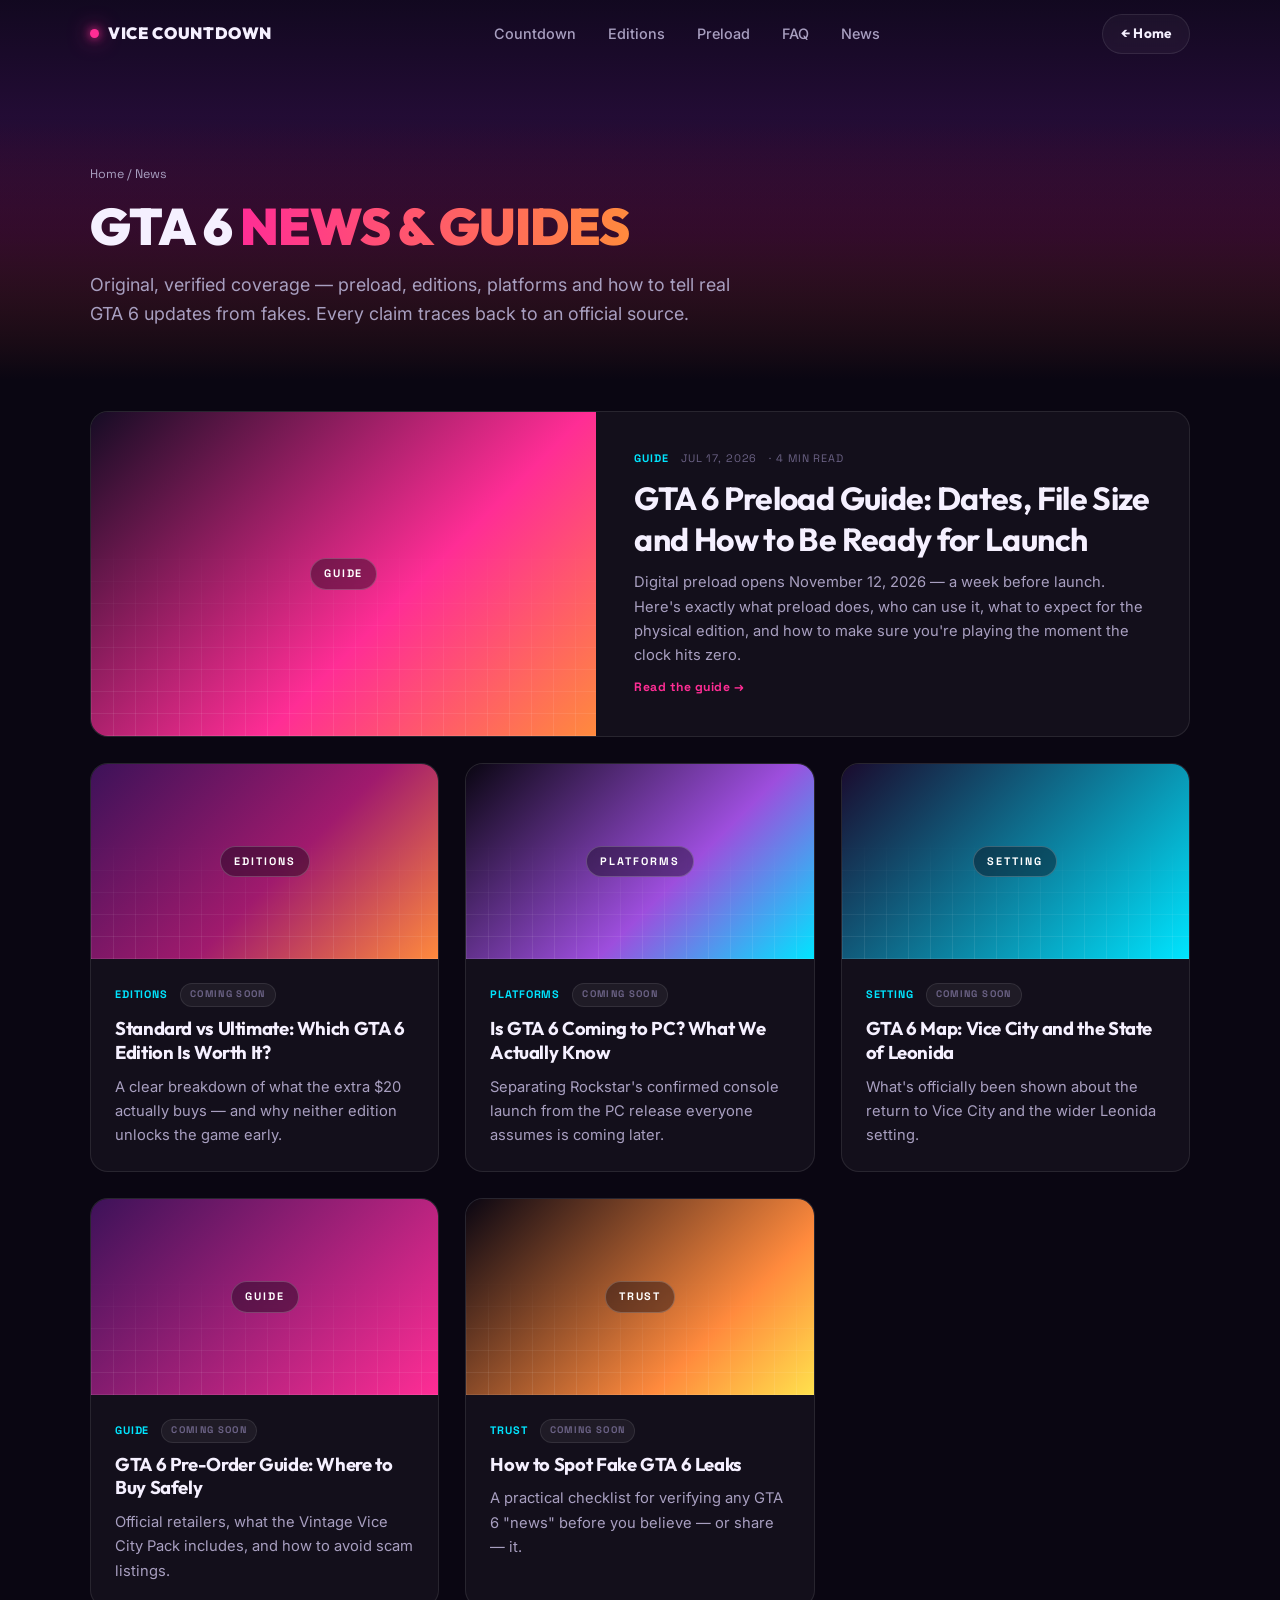
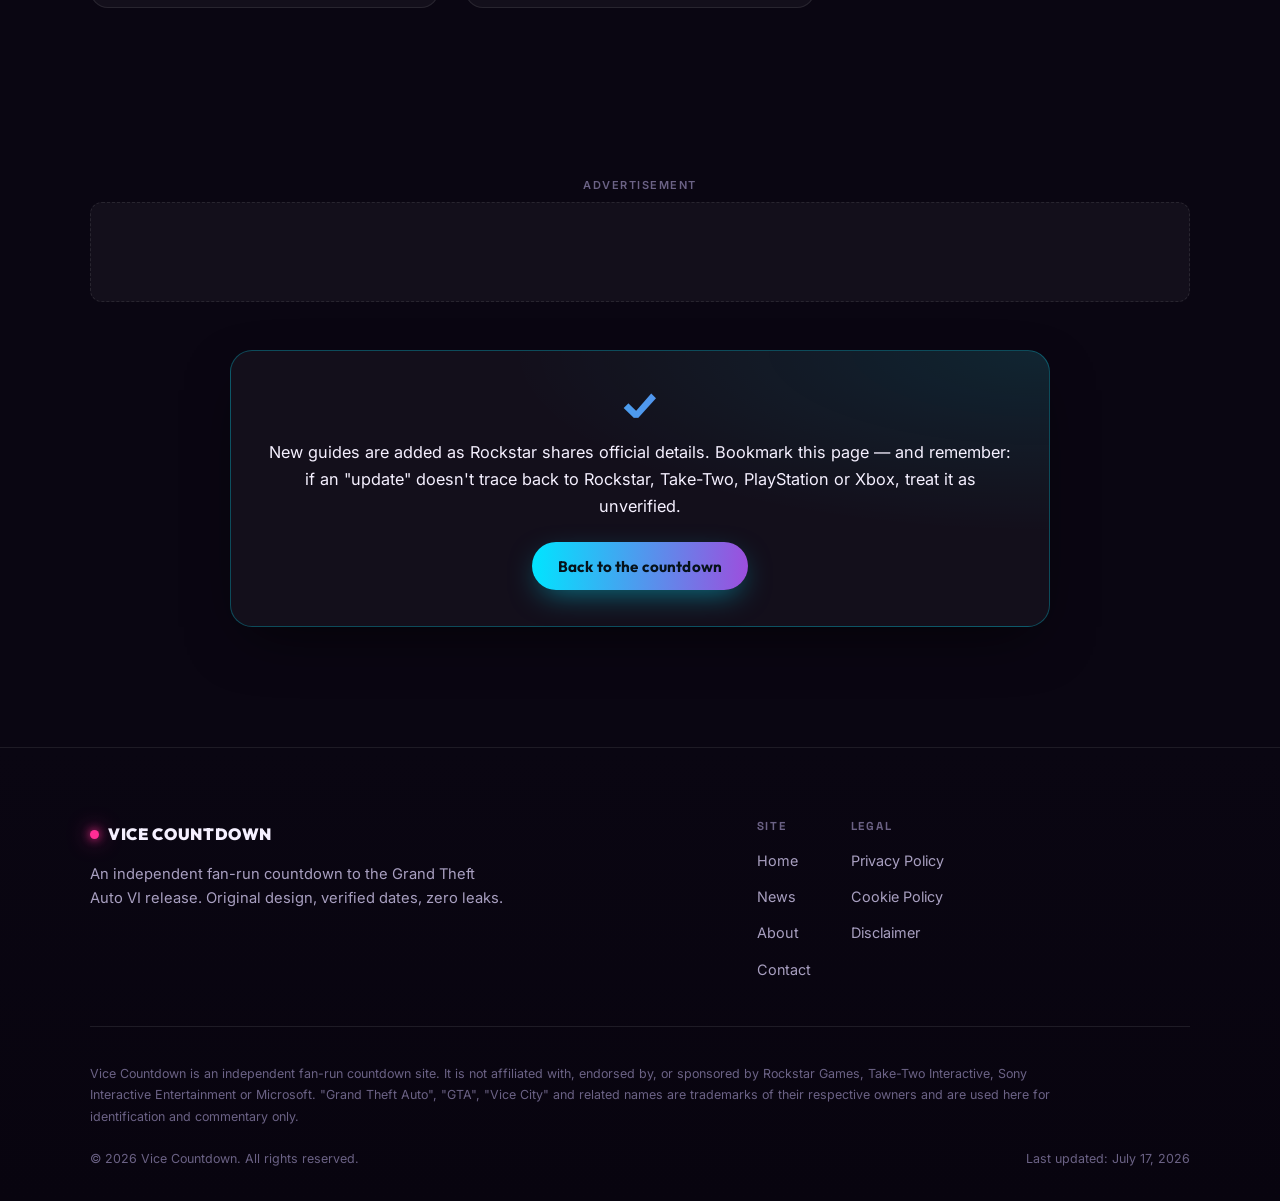
<file: news.html>
<!DOCTYPE html>
<html lang="en">
<head>
  <meta charset="UTF-8">
  <meta name="viewport" content="width=device-width, initial-scale=1.0">
  <meta name="theme-color" content="#0a0612">
  <title>GTA 6 News &amp; Guides — Verified Updates | Vice Countdown</title>
  <meta name="description" content="GTA 6 news and guides: preload dates, editions, pricing, platforms and how to tell real GTA 6 updates from fakes. Original, verified coverage from Vice Countdown.">
  <meta name="keywords" content="GTA 6 news, GTA 6 guides, GTA 6 preload, GTA 6 editions, GTA 6 PC, GTA 6 map">
  <link rel="canonical" href="https://muhammadnasirskr.github.io/vicecountdown/news.html">
  <meta name="robots" content="index, follow, max-image-preview:large">

  <meta property="og:type" content="website">
  <meta property="og:site_name" content="Vice Countdown">
  <meta property="og:title" content="GTA 6 News &amp; Guides — Verified Updates | Vice Countdown">
  <meta property="og:description" content="Original, verified GTA 6 news and guides — preload, editions, platforms, and how to spot fakes.">
  <meta property="og:url" content="https://muhammadnasirskr.github.io/vicecountdown/news.html">
  <meta property="og:image" content="https://muhammadnasirskr.github.io/vicecountdown/assets/img/og-image.png">
  <meta name="twitter:card" content="summary_large_image">
  <meta name="twitter:image" content="https://muhammadnasirskr.github.io/vicecountdown/assets/img/og-image.png">

  <link rel="icon" href="assets/img/favicon.svg" type="image/svg+xml">
  <link rel="icon" href="assets/img/favicon.ico" sizes="32x32">
  <link rel="apple-touch-icon" href="assets/img/apple-touch-icon.png">
  <link rel="preconnect" href="https://fonts.googleapis.com">
  <link rel="preconnect" href="https://fonts.gstatic.com" crossorigin>
  <link rel="stylesheet" href="https://fonts.googleapis.com/css2?family=Inter:wght@400;500;600&family=Outfit:wght@700;900&family=Space+Grotesk:wght@700&display=swap">
  <link rel="stylesheet" href="assets/css/style.css">

  <!-- JSON-LD: CollectionPage / Blog -->
  <script type="application/ld+json">
  {
    "@context": "https://schema.org",
    "@type": "CollectionPage",
    "name": "GTA 6 News & Guides",
    "url": "https://muhammadnasirskr.github.io/vicecountdown/news.html",
    "isPartOf": { "@type": "WebSite", "name": "Vice Countdown", "url": "https://muhammadnasirskr.github.io/vicecountdown/" },
    "about": "Verified news and guides about the Grand Theft Auto VI release."
  }
  </script>
</head>
<body>
  <a class="skip-link" href="#main">Skip to content</a>

  <header class="nav" id="nav">
    <div class="nav__inner">
      <a class="wordmark" href="index.html"><span class="wordmark__dot" aria-hidden="true"></span>VICE&nbsp;COUNTDOWN</a>
      <nav class="nav__links" aria-label="Primary">
        <a class="nav__link" href="index.html#countdown">Countdown</a>
        <a class="nav__link" href="index.html#editions">Editions</a>
        <a class="nav__link" href="index.html#timeline">Preload</a>
        <a class="nav__link" href="index.html#faq">FAQ</a>
        <a class="nav__link" href="news.html" aria-current="page">News</a>
      </nav>
      <div class="nav__right">
        <a class="btn btn--ghost" href="index.html" style="min-height:40px;padding:0 18px;font-size:.85rem">← Home</a>
      </div>
    </div>
  </header>

  <main id="main">
    <section class="page-hero">
      <div class="container">
        <p class="crumbs"><a href="index.html">Home</a> / News</p>
        <h1>GTA 6 <span style="background:var(--grad-text);-webkit-background-clip:text;background-clip:text;color:transparent">News &amp; Guides</span></h1>
        <p class="section-sub" style="max-width:640px">Original, verified coverage — preload, editions, platforms and how to tell real GTA 6 updates from fakes. Every claim traces back to an official source.</p>
      </div>
    </section>

    <section class="section" style="padding-top:clamp(20px,3vw,32px)">
      <div class="container">
        <div class="post-grid">

          <!-- FEATURED (real article) -->
          <a class="post post--featured reveal" href="article.html">
            <div class="post__cover cover-c"><span class="tag">Guide</span></div>
            <div class="post__body">
              <div class="post__meta"><span class="post__cat">Guide</span> <span>Jul 17, 2026</span> <span>· 4 min read</span></div>
              <h2 class="post__title">GTA 6 Preload Guide: Dates, File Size and How to Be Ready for Launch</h2>
              <p class="post__excerpt">Digital preload opens November 12, 2026 — a week before launch. Here's exactly what preload does, who can use it, what to expect for the physical edition, and how to make sure you're playing the moment the clock hits zero.</p>
              <span class="post__more">Read the guide →</span>
            </div>
          </a>

          <!-- Upcoming posts (structure preview; duplicate article.html to publish) -->
          <div class="post post--soon reveal">
            <div class="post__cover cover-a"><span class="tag">Editions</span></div>
            <div class="post__body">
              <div class="post__meta"><span class="post__cat">Editions</span> <span class="chip--soon">Coming soon</span></div>
              <h3 class="post__title">Standard vs Ultimate: Which GTA 6 Edition Is Worth It?</h3>
              <p class="post__excerpt">A clear breakdown of what the extra $20 actually buys — and why neither edition unlocks the game early.</p>
            </div>
          </div>

          <div class="post post--soon reveal">
            <div class="post__cover cover-b"><span class="tag">Platforms</span></div>
            <div class="post__body">
              <div class="post__meta"><span class="post__cat">Platforms</span> <span class="chip--soon">Coming soon</span></div>
              <h3 class="post__title">Is GTA 6 Coming to PC? What We Actually Know</h3>
              <p class="post__excerpt">Separating Rockstar's confirmed console launch from the PC release everyone assumes is coming later.</p>
            </div>
          </div>

          <div class="post post--soon reveal">
            <div class="post__cover cover-d"><span class="tag">Setting</span></div>
            <div class="post__body">
              <div class="post__meta"><span class="post__cat">Setting</span> <span class="chip--soon">Coming soon</span></div>
              <h3 class="post__title">GTA 6 Map: Vice City and the State of Leonida</h3>
              <p class="post__excerpt">What's officially been shown about the return to Vice City and the wider Leonida setting.</p>
            </div>
          </div>

          <div class="post post--soon reveal">
            <div class="post__cover cover-e"><span class="tag">Guide</span></div>
            <div class="post__body">
              <div class="post__meta"><span class="post__cat">Guide</span> <span class="chip--soon">Coming soon</span></div>
              <h3 class="post__title">GTA 6 Pre-Order Guide: Where to Buy Safely</h3>
              <p class="post__excerpt">Official retailers, what the Vintage Vice City Pack includes, and how to avoid scam listings.</p>
            </div>
          </div>

          <div class="post post--soon reveal">
            <div class="post__cover cover-f"><span class="tag">Trust</span></div>
            <div class="post__body">
              <div class="post__meta"><span class="post__cat">Trust</span> <span class="chip--soon">Coming soon</span></div>
              <h3 class="post__title">How to Spot Fake GTA 6 Leaks</h3>
              <p class="post__excerpt">A practical checklist for verifying any GTA 6 "news" before you believe — or share — it.</p>
            </div>
          </div>

        </div>
      </div>
    </section>

    <!-- AD SLOT: Adsterra Native Banner -->
    <div class="ad-wrap reveal">
      <span class="ad-label">Advertisement</span>
      <div class="ad-slot">
        <script async="async" data-cfasync="false" src="https://pl30412055.effectivecpmnetwork.com/9892969eb79fff37fe3dc951bbefcf66/invoke.js"></script>
        <div id="container-9892969eb79fff37fe3dc951bbefcf66"></div>
      </div>
    </div>

    <section class="section" style="padding-top:0">
      <div class="container">
        <div class="callout" style="max-width:820px;margin-inline:auto;text-align:center">
          <div class="callout__mark" aria-hidden="true">✓</div>
          <p>New guides are added as Rockstar shares official details. Bookmark this page — and remember: if an "update" doesn't trace back to Rockstar, Take-Two, PlayStation or Xbox, treat it as unverified.</p>
          <div class="cta-row" style="justify-content:center;margin-top:22px">
            <a class="btn btn--cyan" href="index.html#countdown">Back to the countdown</a>
          </div>
        </div>
      </div>
    </section>

  </main>

  <footer class="footer">
    <div class="container">
      <div class="footer__top">
        <div>
          <a class="wordmark" href="index.html"><span class="wordmark__dot" aria-hidden="true"></span>VICE&nbsp;COUNTDOWN</a>
          <p class="footer__desc">An independent fan-run countdown to the Grand Theft Auto VI release. Original design, verified dates, zero leaks.</p>
        </div>
        <div class="footer__cols">
          <div class="footer__col"><h4>Site</h4><ul><li><a href="index.html">Home</a></li><li><a href="news.html">News</a></li><li><a href="about.html">About</a></li><li><a href="contact.html">Contact</a></li></ul></div>
          <div class="footer__col"><h4>Legal</h4><ul><li><a href="privacy.html">Privacy Policy</a></li><li><a href="cookies.html">Cookie Policy</a></li><li><a href="disclaimer.html">Disclaimer</a></li></ul></div>
        </div>
      </div>
      <p class="footer__legal">Vice Countdown is an independent fan-run countdown site. It is not affiliated with, endorsed by, or sponsored by Rockstar Games, Take-Two Interactive, Sony Interactive Entertainment or Microsoft. "Grand Theft Auto", "GTA", "Vice City" and related names are trademarks of their respective owners and are used here for identification and commentary only.</p>
      <div class="footer__meta"><span>© <span id="year">2026</span> Vice Countdown. All rights reserved.</span><span>Last updated: July 17, 2026</span></div>
    </div>
  </footer>
  <script src="assets/js/main.js" defer></script>
</body>
</html>
</file>
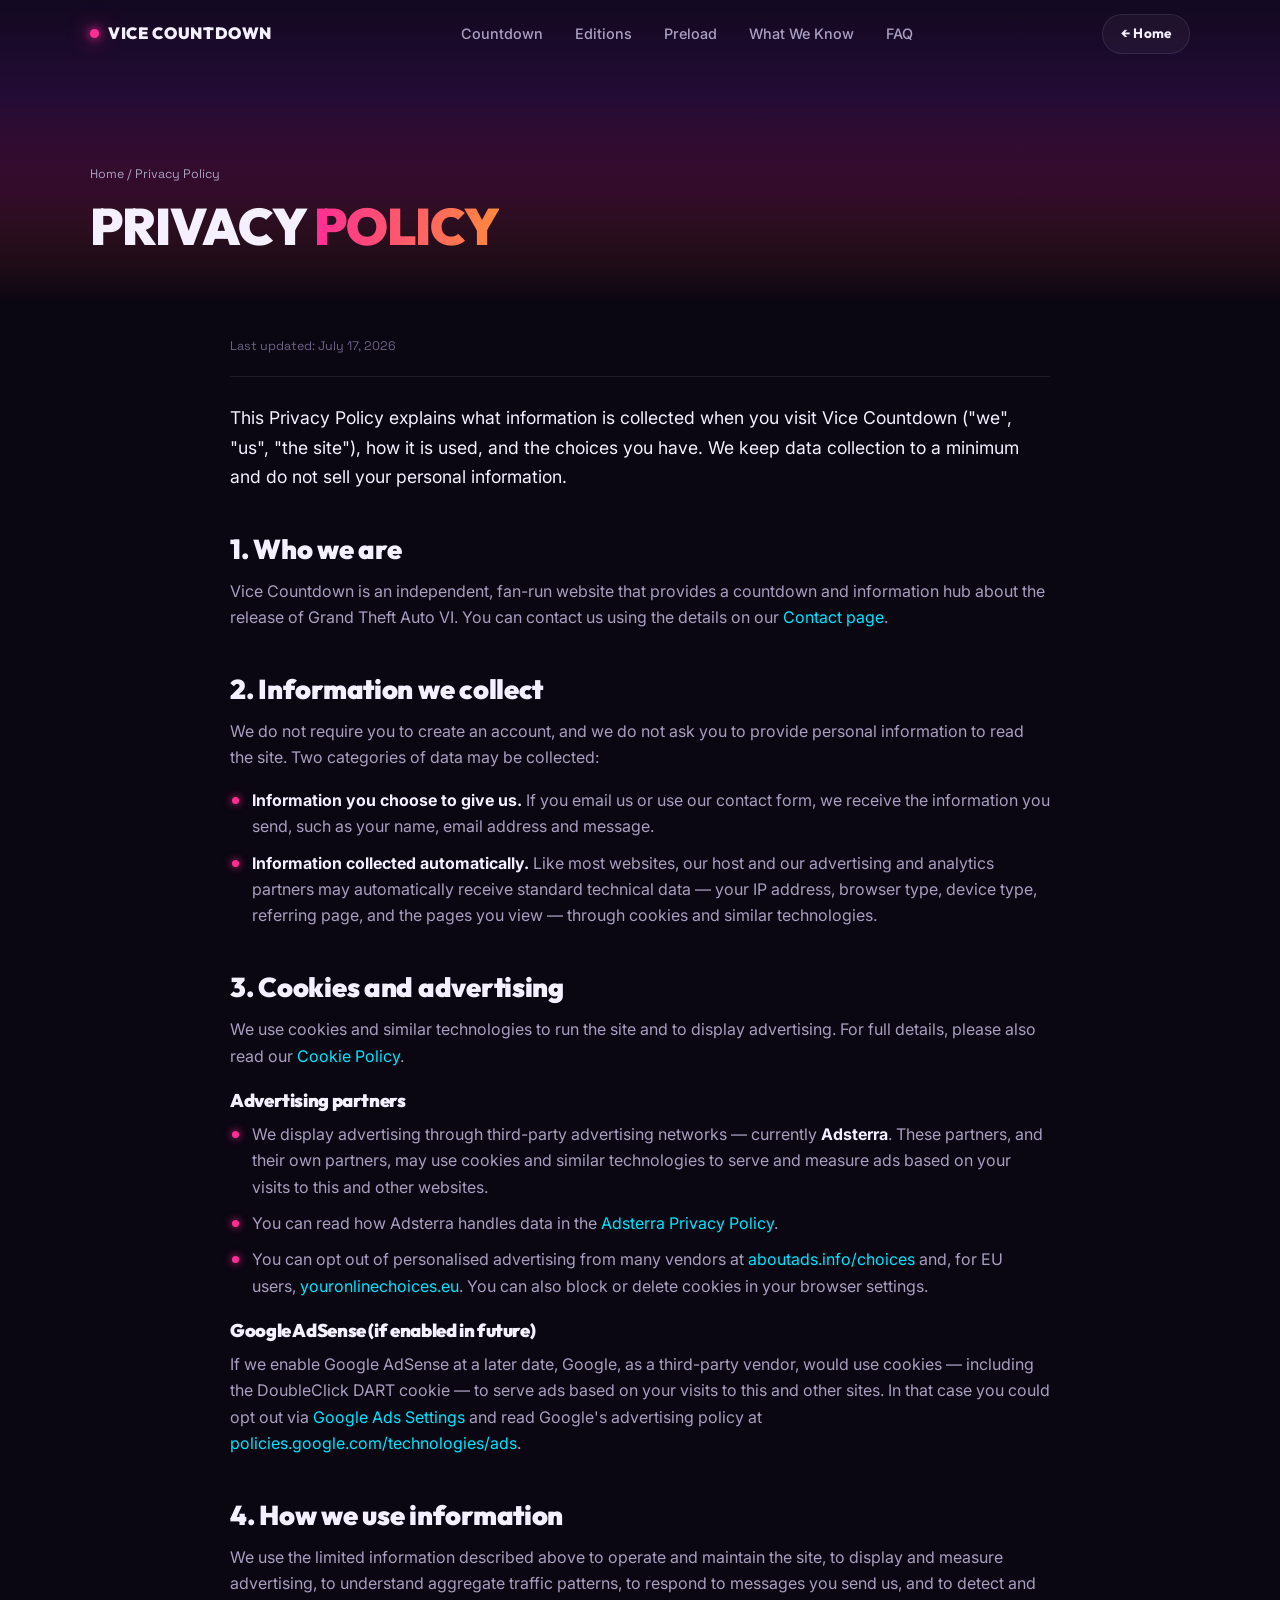
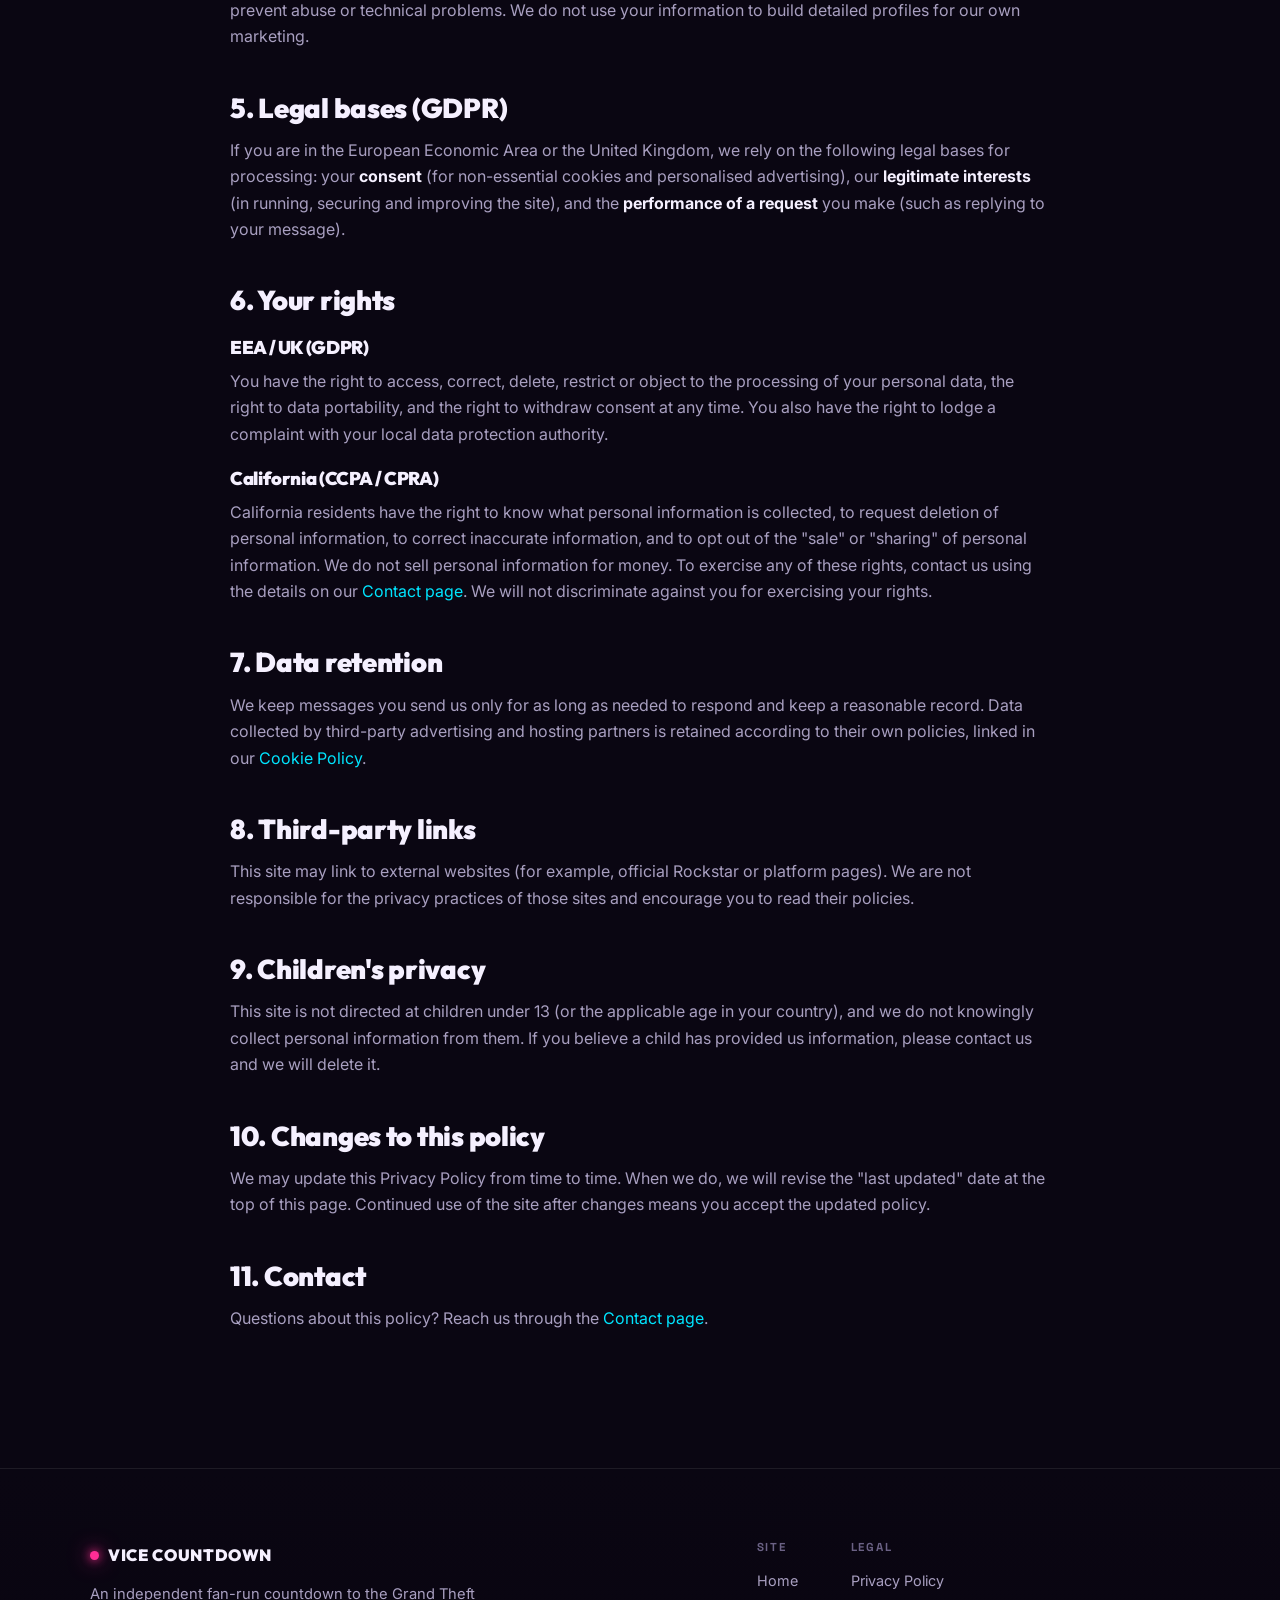
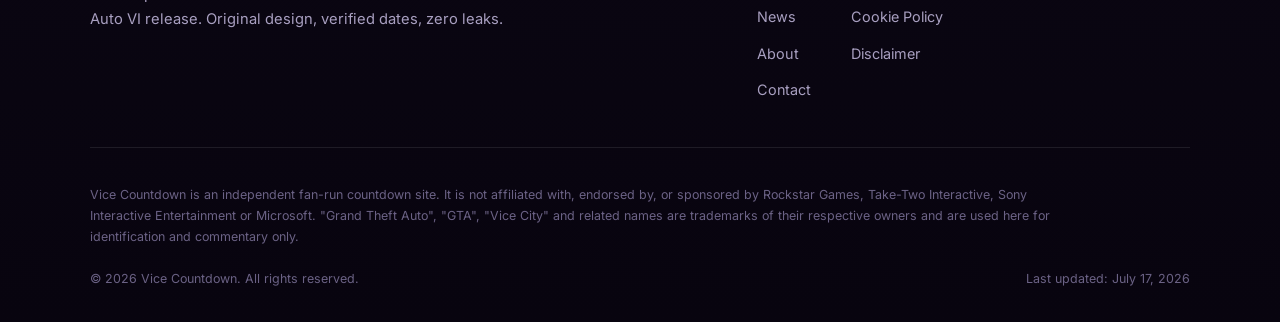
<file: privacy.html>
<!DOCTYPE html>
<html lang="en">
<head>
  <meta charset="UTF-8">
  <meta name="viewport" content="width=device-width, initial-scale=1.0">
  <meta name="theme-color" content="#0a0612">
  <title>Privacy Policy | Vice Countdown</title>
  <meta name="description" content="Privacy Policy for Vice Countdown, covering Google AdSense, the DoubleClick DART cookie, third-party vendors, and your GDPR and CCPA rights.">
  <link rel="canonical" href="https://muhammadnasirskr.github.io/vicecountdown/privacy.html">
  <meta name="robots" content="index, follow">
  <link rel="icon" href="assets/img/favicon.svg" type="image/svg+xml">
  <link rel="icon" href="assets/img/favicon.ico" sizes="32x32">
  <link rel="apple-touch-icon" href="assets/img/apple-touch-icon.png">
  <link rel="preconnect" href="https://fonts.googleapis.com">
  <link rel="preconnect" href="https://fonts.gstatic.com" crossorigin>
  <link rel="stylesheet" href="https://fonts.googleapis.com/css2?family=Inter:wght@400;500;600&family=Outfit:wght@700;900&family=Space+Grotesk:wght@700&display=swap">
  <link rel="stylesheet" href="assets/css/style.css">
</head>
<body>
  <a class="skip-link" href="#main">Skip to content</a>

  <header class="nav" id="nav">
    <div class="nav__inner">
      <a class="wordmark" href="index.html"><span class="wordmark__dot" aria-hidden="true"></span>VICE&nbsp;COUNTDOWN</a>
      <nav class="nav__links" aria-label="Primary">
        <a class="nav__link" href="index.html#countdown">Countdown</a>
        <a class="nav__link" href="index.html#editions">Editions</a>
        <a class="nav__link" href="index.html#timeline">Preload</a>
        <a class="nav__link" href="index.html#know">What We Know</a>
        <a class="nav__link" href="index.html#faq">FAQ</a>
      </nav>
      <div class="nav__right">
        <a class="btn btn--ghost" href="index.html" style="min-height:40px;padding:0 18px;font-size:.85rem">← Home</a>
      </div>
    </div>
  </header>

  <main id="main">
    <section class="page-hero">
      <div class="container">
        <p class="crumbs"><a href="index.html">Home</a> / Privacy Policy</p>
        <h1>Privacy <span style="background:var(--grad-text);-webkit-background-clip:text;background-clip:text;color:transparent">Policy</span></h1>
      </div>
    </section>

    <section class="section" style="padding-top:clamp(20px,3vw,32px)">
      <div class="container">
        <div class="prose">
          <p class="updated">Last updated: July 17, 2026</p>
          <p class="lead">This Privacy Policy explains what information is collected when you visit Vice Countdown ("we", "us", "the site"), how it is used, and the choices you have. We keep data collection to a minimum and do not sell your personal information.</p>

          <h2>1. Who we are</h2>
          <p>Vice Countdown is an independent, fan-run website that provides a countdown and information hub about the release of Grand Theft Auto VI. You can contact us using the details on our <a href="contact.html">Contact page</a>.</p>

          <h2>2. Information we collect</h2>
          <p>We do not require you to create an account, and we do not ask you to provide personal information to read the site. Two categories of data may be collected:</p>
          <ul>
            <li><strong>Information you choose to give us.</strong> If you email us or use our contact form, we receive the information you send, such as your name, email address and message.</li>
            <li><strong>Information collected automatically.</strong> Like most websites, our host and our advertising and analytics partners may automatically receive standard technical data — your IP address, browser type, device type, referring page, and the pages you view — through cookies and similar technologies.</li>
          </ul>

          <h2>3. Cookies and advertising</h2>
          <p>We use cookies and similar technologies to run the site and to display advertising. For full details, please also read our <a href="cookies.html">Cookie Policy</a>.</p>

          <h3>Advertising partners</h3>
          <ul>
            <li>We display advertising through third-party advertising networks — currently <strong>Adsterra</strong>. These partners, and their own partners, may use cookies and similar technologies to serve and measure ads based on your visits to this and other websites.</li>
            <li>You can read how Adsterra handles data in the <a href="https://adsterra.com/privacy-policy/" rel="noopener nofollow" target="_blank">Adsterra Privacy Policy</a>.</li>
            <li>You can opt out of personalised advertising from many vendors at <a href="https://www.aboutads.info/choices/" rel="noopener nofollow" target="_blank">aboutads.info/choices</a> and, for EU users, <a href="https://www.youronlinechoices.eu/" rel="noopener nofollow" target="_blank">youronlinechoices.eu</a>. You can also block or delete cookies in your browser settings.</li>
          </ul>

          <h3>Google AdSense (if enabled in future)</h3>
          <p>If we enable Google AdSense at a later date, Google, as a third-party vendor, would use cookies — including the DoubleClick DART cookie — to serve ads based on your visits to this and other sites. In that case you could opt out via <a href="https://www.google.com/settings/ads" rel="noopener nofollow" target="_blank">Google Ads Settings</a> and read Google's advertising policy at <a href="https://policies.google.com/technologies/ads" rel="noopener nofollow" target="_blank">policies.google.com/technologies/ads</a>.</p>

          <h2>4. How we use information</h2>
          <p>We use the limited information described above to operate and maintain the site, to display and measure advertising, to understand aggregate traffic patterns, to respond to messages you send us, and to detect and prevent abuse or technical problems. We do not use your information to build detailed profiles for our own marketing.</p>

          <h2>5. Legal bases (GDPR)</h2>
          <p>If you are in the European Economic Area or the United Kingdom, we rely on the following legal bases for processing: your <strong>consent</strong> (for non-essential cookies and personalised advertising), our <strong>legitimate interests</strong> (in running, securing and improving the site), and the <strong>performance of a request</strong> you make (such as replying to your message).</p>

          <h2>6. Your rights</h2>
          <h3>EEA / UK (GDPR)</h3>
          <p>You have the right to access, correct, delete, restrict or object to the processing of your personal data, the right to data portability, and the right to withdraw consent at any time. You also have the right to lodge a complaint with your local data protection authority.</p>
          <h3>California (CCPA / CPRA)</h3>
          <p>California residents have the right to know what personal information is collected, to request deletion of personal information, to correct inaccurate information, and to opt out of the "sale" or "sharing" of personal information. We do not sell personal information for money. To exercise any of these rights, contact us using the details on our <a href="contact.html">Contact page</a>. We will not discriminate against you for exercising your rights.</p>

          <h2>7. Data retention</h2>
          <p>We keep messages you send us only for as long as needed to respond and keep a reasonable record. Data collected by third-party advertising and hosting partners is retained according to their own policies, linked in our <a href="cookies.html">Cookie Policy</a>.</p>

          <h2>8. Third-party links</h2>
          <p>This site may link to external websites (for example, official Rockstar or platform pages). We are not responsible for the privacy practices of those sites and encourage you to read their policies.</p>

          <h2>9. Children's privacy</h2>
          <p>This site is not directed at children under 13 (or the applicable age in your country), and we do not knowingly collect personal information from them. If you believe a child has provided us information, please contact us and we will delete it.</p>

          <h2>10. Changes to this policy</h2>
          <p>We may update this Privacy Policy from time to time. When we do, we will revise the "last updated" date at the top of this page. Continued use of the site after changes means you accept the updated policy.</p>

          <h2>11. Contact</h2>
          <p>Questions about this policy? Reach us through the <a href="contact.html">Contact page</a>.</p>
        </div>
      </div>
    </section>
  </main>

  <footer class="footer">
    <div class="container">
      <div class="footer__top">
        <div>
          <a class="wordmark" href="index.html"><span class="wordmark__dot" aria-hidden="true"></span>VICE&nbsp;COUNTDOWN</a>
          <p class="footer__desc">An independent fan-run countdown to the Grand Theft Auto VI release. Original design, verified dates, zero leaks.</p>
        </div>
        <div class="footer__cols">
          <div class="footer__col"><h4>Site</h4><ul><li><a href="index.html">Home</a></li><li><a href="news.html">News</a></li><li><a href="about.html">About</a></li><li><a href="contact.html">Contact</a></li></ul></div>
          <div class="footer__col"><h4>Legal</h4><ul><li><a href="privacy.html">Privacy Policy</a></li><li><a href="cookies.html">Cookie Policy</a></li><li><a href="disclaimer.html">Disclaimer</a></li></ul></div>
        </div>
      </div>
      <p class="footer__legal">Vice Countdown is an independent fan-run countdown site. It is not affiliated with, endorsed by, or sponsored by Rockstar Games, Take-Two Interactive, Sony Interactive Entertainment or Microsoft. "Grand Theft Auto", "GTA", "Vice City" and related names are trademarks of their respective owners and are used here for identification and commentary only.</p>
      <div class="footer__meta"><span>© <span id="year">2026</span> Vice Countdown. All rights reserved.</span><span>Last updated: July 17, 2026</span></div>
    </div>
  </footer>
  <script src="assets/js/main.js" defer></script>
</body>
</html>
</file>
<file: assets/css/style.css>
/* =========================================================================
   VICE COUNTDOWN — style.css
   Neon-noir Miami sunset · synthwave · glassmorphism
   Original art only. No third-party CSS. Vanilla everything.
   ========================================================================= */

/* -------------------------------------------------------------------------
   0. DESIGN TOKENS
   ------------------------------------------------------------------------- */
:root {
  --bg-deep:      #0a0612;
  --bg-mid:       #150c24;
  --surface:      rgba(255, 255, 255, 0.04);
  --surface-2:    rgba(255, 255, 255, 0.06);
  --surface-brd:  rgba(255, 255, 255, 0.09);

  --neon-pink:    #ff2d95;
  --neon-cyan:    #00e5ff;
  --neon-orange:  #ff8a3d;
  --neon-purple:  #9d4edd;

  --text-hi:      #f5f0ff;
  --text-mid:     #a89fc0;
  --text-lo:      #6b6285;

  --grad-hero:    linear-gradient(180deg, #1a0b2e 0%, #3d1259 32%, #a01a6d 62%, #ff5e3a 100%);
  --grad-text:    linear-gradient(92deg, var(--neon-pink) 0%, var(--neon-orange) 100%);
  --grad-cyan:    linear-gradient(92deg, var(--neon-cyan) 0%, var(--neon-purple) 100%);

  --ring:         0 0 0 3px rgba(0, 229, 255, 0.55);
  --shadow-card:  0 20px 60px -20px rgba(0, 0, 0, 0.7);

  --maxw:         1180px;
  --nav-h:        68px;
  --radius:       18px;
  --radius-sm:    12px;

  --ease:         cubic-bezier(0.22, 1, 0.36, 1);

  --font-display: "Outfit", system-ui, sans-serif;
  --font-body:    "Inter", system-ui, sans-serif;
  --font-mono:    "Space Grotesk", ui-monospace, monospace;

  /* Original generated grain (SVG feTurbulence, inline data URI) */
  --noise-url: url("data:image/svg+xml,%3Csvg xmlns='http://www.w3.org/2000/svg' width='220' height='220'%3E%3Cfilter id='n'%3E%3CfeTurbulence type='fractalNoise' baseFrequency='0.85' numOctaves='2' stitchTiles='stitch'/%3E%3C/filter%3E%3Crect width='100%25' height='100%25' filter='url(%23n)'/%3E%3C/svg%3E");
}

/* Screen-reader-only utility */
.sr-only {
  position: absolute !important;
  width: 1px; height: 1px;
  padding: 0; margin: -1px;
  overflow: hidden;
  clip: rect(0, 0, 0, 0);
  white-space: nowrap;
  border: 0;
}

/* -------------------------------------------------------------------------
   1. RESET / BASE
   ------------------------------------------------------------------------- */
*, *::before, *::after { box-sizing: border-box; }
* { margin: 0; padding: 0; }

html {
  scroll-behavior: smooth;
  scroll-padding-top: calc(var(--nav-h) + 12px);
  -webkit-text-size-adjust: 100%;
}

body {
  font-family: var(--font-body);
  font-weight: 400;
  color: var(--text-mid);
  background: var(--bg-deep);
  line-height: 1.65;
  overflow-x: hidden;
  -webkit-font-smoothing: antialiased;
  text-rendering: optimizeLegibility;
}

img, svg { display: block; max-width: 100%; }
a { color: inherit; text-decoration: none; }
button { font: inherit; color: inherit; cursor: pointer; background: none; border: none; }
ul { list-style: none; }

h1, h2, h3, h4 {
  font-family: var(--font-display);
  color: var(--text-hi);
  line-height: 1.08;
  font-weight: 900;
  letter-spacing: -0.02em;
}

::selection { background: var(--neon-pink); color: #fff; }

/* Focus visibility — neon cyan rings everywhere */
:focus-visible {
  outline: none;
  box-shadow: var(--ring);
  border-radius: 6px;
}

/* Skip link */
.skip-link {
  position: fixed;
  top: -60px;
  left: 12px;
  z-index: 200;
  padding: 10px 18px;
  background: var(--neon-cyan);
  color: #06121a;
  font-weight: 700;
  border-radius: 10px;
  transition: top 0.2s var(--ease);
}
.skip-link:focus { top: 12px; }

/* -------------------------------------------------------------------------
   2. LAYOUT PRIMITIVES
   ------------------------------------------------------------------------- */
.container {
  width: 100%;
  max-width: var(--maxw);
  margin-inline: auto;
  padding-inline: clamp(18px, 5vw, 40px);
}

.section {
  position: relative;
  padding-block: clamp(64px, 10vw, 120px);
}

.section-head {
  max-width: 720px;
  margin-bottom: clamp(32px, 5vw, 56px);
}
.section-head.center { margin-inline: auto; text-align: center; }

.eyebrow {
  display: inline-flex;
  align-items: center;
  gap: 9px;
  font-family: var(--font-mono);
  font-size: 0.74rem;
  font-weight: 700;
  letter-spacing: 0.22em;
  text-transform: uppercase;
  color: var(--neon-cyan);
  margin-bottom: 18px;
}
.eyebrow::before {
  content: "";
  width: 26px; height: 1px;
  background: linear-gradient(90deg, var(--neon-cyan), transparent);
}
.section-head.center .eyebrow { justify-content: center; }
.section-head.center .eyebrow::after {
  content: "";
  width: 26px; height: 1px;
  background: linear-gradient(90deg, transparent, var(--neon-cyan));
}

.section-title {
  font-size: clamp(1.9rem, 5vw, 3rem);
  text-transform: uppercase;
}
.section-title .accent {
  background: var(--grad-text);
  -webkit-background-clip: text;
  background-clip: text;
  color: transparent;
}
.section-sub {
  margin-top: 16px;
  font-size: clamp(1rem, 2vw, 1.12rem);
  color: var(--text-mid);
}

/* Faint section divider glow */
.section + .section::before {
  content: "";
  position: absolute;
  top: 0; left: 50%;
  transform: translateX(-50%);
  width: min(90%, 900px);
  height: 1px;
  background: linear-gradient(90deg, transparent, var(--surface-brd) 20%, var(--surface-brd) 80%, transparent);
}

/* -------------------------------------------------------------------------
   3. NAVIGATION
   ------------------------------------------------------------------------- */
.nav {
  position: fixed;
  inset: 0 0 auto 0;
  z-index: 100;
  height: var(--nav-h);
  display: flex;
  align-items: center;
  transition: background 0.35s var(--ease), border-color 0.35s var(--ease), box-shadow 0.35s var(--ease);
  border-bottom: 1px solid transparent;
}
.nav.scrolled {
  background: rgba(10, 6, 18, 0.72);
  -webkit-backdrop-filter: blur(14px) saturate(140%);
  backdrop-filter: blur(14px) saturate(140%);
  border-bottom-color: var(--surface-brd);
  box-shadow: 0 8px 40px -24px rgba(0, 0, 0, 0.9);
}
.nav__inner {
  width: 100%;
  max-width: var(--maxw);
  margin-inline: auto;
  padding-inline: clamp(18px, 5vw, 40px);
  display: flex;
  align-items: center;
  justify-content: space-between;
  gap: 20px;
}

.wordmark {
  display: inline-flex;
  align-items: center;
  gap: 9px;
  font-family: var(--font-display);
  font-weight: 900;
  font-size: 1.02rem;
  letter-spacing: 0.04em;
  text-transform: uppercase;
  color: var(--text-hi);
  white-space: nowrap;
}
.wordmark__dot {
  width: 9px; height: 9px;
  border-radius: 50%;
  background: var(--neon-pink);
  box-shadow: 0 0 10px var(--neon-pink), 0 0 22px var(--neon-pink);
  animation: dotPulse 2.4s var(--ease) infinite;
}
@keyframes dotPulse {
  0%, 100% { opacity: 1; transform: scale(1); }
  50% { opacity: 0.55; transform: scale(0.8); }
}

.nav__links {
  display: flex;
  align-items: center;
  gap: clamp(14px, 2.2vw, 30px);
}
.nav__link {
  position: relative;
  font-size: 0.9rem;
  font-weight: 500;
  color: var(--text-mid);
  padding: 6px 2px;
  transition: color 0.2s var(--ease);
}
.nav__link::after {
  content: "";
  position: absolute;
  left: 0; bottom: -2px;
  width: 100%; height: 2px;
  background: var(--grad-text);
  transform: scaleX(0);
  transform-origin: left;
  transition: transform 0.28s var(--ease);
}
.nav__link:hover, .nav__link:focus-visible { color: var(--text-hi); }
.nav__link:hover::after, .nav__link:focus-visible::after { transform: scaleX(1); }

.nav__right { display: flex; align-items: center; gap: 14px; }

/* T-minus mini badge */
.tminus {
  display: inline-flex;
  align-items: center;
  gap: 8px;
  padding: 7px 13px;
  border-radius: 999px;
  border: 1px solid var(--surface-brd);
  background: var(--surface);
  font-family: var(--font-mono);
  font-size: 0.78rem;
  font-weight: 700;
  color: var(--text-hi);
  white-space: nowrap;
}
.tminus__dot {
  width: 7px; height: 7px; border-radius: 50%;
  background: var(--neon-cyan);
  box-shadow: 0 0 8px var(--neon-cyan);
  animation: dotPulse 1.8s var(--ease) infinite;
}
.tminus__label { color: var(--text-lo); font-weight: 500; letter-spacing: 0.06em; }
.tminus__val { color: var(--neon-cyan); }

/* Hamburger */
.nav__burger {
  display: none;
  width: 44px; height: 44px;
  align-items: center;
  justify-content: center;
  border-radius: 10px;
  border: 1px solid var(--surface-brd);
  background: var(--surface);
}
.nav__burger span {
  position: relative;
  width: 20px; height: 2px;
  background: var(--text-hi);
  border-radius: 2px;
  transition: background 0.2s;
}
.nav__burger span::before, .nav__burger span::after {
  content: "";
  position: absolute; left: 0;
  width: 20px; height: 2px;
  background: var(--text-hi);
  border-radius: 2px;
  transition: transform 0.3s var(--ease), top 0.3s var(--ease);
}
.nav__burger span::before { top: -6px; }
.nav__burger span::after { top: 6px; }
body.menu-open .nav__burger span { background: transparent; }
body.menu-open .nav__burger span::before { top: 0; transform: rotate(45deg); }
body.menu-open .nav__burger span::after { top: 0; transform: rotate(-45deg); }

/* Full-screen mobile overlay */
.mobile-menu {
  position: fixed;
  inset: 0;
  z-index: 90;
  display: flex;
  flex-direction: column;
  justify-content: center;
  gap: 6px;
  padding: 0 clamp(24px, 8vw, 60px);
  background: linear-gradient(160deg, #0a0612 0%, #1a0b2e 100%);
  opacity: 0;
  visibility: hidden;
  transition: opacity 0.35s var(--ease), visibility 0.35s var(--ease);
}
body.menu-open .mobile-menu { opacity: 1; visibility: visible; }
.mobile-menu a {
  font-family: var(--font-display);
  font-weight: 900;
  font-size: clamp(1.8rem, 8vw, 2.6rem);
  text-transform: uppercase;
  color: var(--text-hi);
  letter-spacing: -0.01em;
  padding: 10px 0;
  opacity: 0;
  transform: translateY(18px);
}
body.menu-open .mobile-menu a {
  animation: menuIn 0.5s var(--ease) forwards;
}
.mobile-menu a:nth-child(1) { animation-delay: 0.08s; }
.mobile-menu a:nth-child(2) { animation-delay: 0.14s; }
.mobile-menu a:nth-child(3) { animation-delay: 0.20s; }
.mobile-menu a:nth-child(4) { animation-delay: 0.26s; }
.mobile-menu a:nth-child(5) { animation-delay: 0.32s; }
.mobile-menu a span { color: var(--neon-pink); }
@keyframes menuIn { to { opacity: 1; transform: translateY(0); } }

/* -------------------------------------------------------------------------
   4. HERO — layered synthwave scene, all original CSS/SVG
   ------------------------------------------------------------------------- */
.hero {
  position: relative;
  min-height: 640px;
  height: 100dvh;
  display: flex;
  align-items: center;
  justify-content: center;
  text-align: center;
  overflow: hidden;
  isolation: isolate;
}

/* Layer 1 — sunset gradient background */
.hero__sky {
  position: absolute; inset: 0;
  z-index: -7;
  background: var(--grad-hero);
}

/* Layer 7 — drifting starfield (upper sky only) */
.hero__stars, .hero__stars::after {
  position: absolute;
  top: 0; left: 0;
  width: 2px; height: 2px;
  border-radius: 50%;
  background: transparent;
  z-index: -6;
}
.hero__stars {
  box-shadow:
    40px 30px #fff, 120px 80px rgba(255,255,255,.7), 210px 40px #fff,
    320px 120px rgba(255,255,255,.6), 430px 60px #fff, 540px 150px rgba(255,255,255,.8),
    660px 30px #fff, 720px 110px rgba(255,255,255,.6), 840px 70px #fff,
    960px 140px rgba(255,255,255,.7), 1080px 40px #fff, 1180px 100px rgba(255,255,255,.6),
    1300px 60px #fff, 1420px 130px rgba(255,255,255,.7), 1540px 20px #fff,
    90px 180px rgba(255,255,255,.5), 260px 200px #fff, 500px 220px rgba(255,255,255,.6),
    780px 190px #fff, 1010px 210px rgba(255,255,255,.5), 1250px 180px #fff,
    1480px 200px rgba(255,255,255,.6);
  animation: starDrift 60s linear infinite;
}
.hero__stars::after {
  content: "";
  top: 260px;
}
@keyframes starDrift {
  from { transform: translateX(0); }
  to { transform: translateX(-120px); }
}

/* Layer 2 — synthwave sun with scanline cuts */
.hero__sun {
  position: absolute;
  left: 50%;
  top: 23%;
  transform: translate(-50%, -50%);
  width: min(52vw, 420px);
  aspect-ratio: 1;
  border-radius: 50%;
  z-index: -5;
  background:
    repeating-linear-gradient(
      180deg,
      transparent 0 22px,
      rgba(10, 6, 18, 0.0) 22px 40px
    ),
    linear-gradient(180deg, #ffe14d 0%, #ff8a3d 45%, #ff2d95 100%);
  -webkit-mask-image: linear-gradient(180deg, #000 46%, transparent 46%),
    repeating-linear-gradient(180deg, #000 0 100%);
  filter: drop-shadow(0 0 60px rgba(255, 90, 120, 0.55));
}
/* scanline stripes on lower half of the sun */
.hero__sun::after {
  content: "";
  position: absolute; inset: 0;
  border-radius: 50%;
  background: repeating-linear-gradient(
    180deg,
    transparent 0 14px,
    rgba(10, 6, 18, 0.85) 14px 20px
  );
  -webkit-mask-image: linear-gradient(180deg, transparent 48%, #000 55%);
  mask-image: linear-gradient(180deg, transparent 48%, #000 55%);
}

/* Layer 3 — perspective grid floor */
.hero__grid {
  position: absolute;
  left: 50%;
  bottom: 0;
  width: 260%;
  height: 46%;
  z-index: -3;
  transform: translateX(-50%) perspective(340px) rotateX(68deg);
  transform-origin: bottom center;
  background-image:
    repeating-linear-gradient(90deg, rgba(0, 229, 255, 0.55) 0 1px, transparent 1px 64px),
    repeating-linear-gradient(0deg, rgba(0, 229, 255, 0.55) 0 1px, transparent 1px 64px);
  -webkit-mask-image: linear-gradient(180deg, transparent 0%, #000 55%);
  mask-image: linear-gradient(180deg, transparent 0%, #000 55%);
  animation: gridMove 6s linear infinite;
  will-change: transform;
}
@keyframes gridMove {
  from { background-position: 0 0; }
  to { background-position: 0 64px; }
}
/* glow where grid meets horizon */
.hero__horizon {
  position: absolute;
  left: 0; right: 0;
  bottom: 46%;
  height: 2px;
  z-index: -3;
  background: var(--neon-cyan);
  box-shadow: 0 0 18px 4px rgba(0, 229, 255, 0.7), 0 0 60px 10px rgba(255, 45, 149, 0.35);
}

/* Layer 4 — city skyline silhouette */
.hero__skyline {
  position: absolute;
  left: 0; right: 0;
  bottom: 44%;
  height: 160px;
  z-index: -2;
  display: flex;
  align-items: flex-end;
  gap: 4px;
  padding-inline: 2vw;
  will-change: transform;
}
.bldg {
  position: relative;
  background: var(--bg-deep);
  border-top: 1px solid rgba(157, 78, 221, 0.25);
  flex: 0 0 auto;
}
/* lit windows via box-shadow dots */
.bldg::before {
  content: "";
  position: absolute;
  left: 26%; top: 18%;
  width: 3px; height: 3px;
  background: #ffd27a;
  box-shadow:
    9px 0 #ffd27a, 0 12px rgba(255,210,122,.7), 9px 12px #ffb347,
    0 24px #ffd27a, 9px 30px rgba(255,180,90,.6), 0 42px #ffd27a;
  opacity: 0.9;
}

/* Layer 5 — palm silhouettes (inline SVG placed in markup) */
.hero__palms {
  position: absolute;
  left: 0; right: 0;
  bottom: 42%;
  z-index: -2;
  display: flex;
  align-items: flex-end;
  justify-content: space-between;
  padding-inline: clamp(10px, 6vw, 90px);
  pointer-events: none;
}
.palm { fill: var(--bg-deep); filter: drop-shadow(0 0 1px rgba(157,78,221,0.4)); }
.palm--1 { width: 90px; opacity: 0.95; }
.palm--2 { width: 150px; align-self: flex-end; }
.palm--3 { width: 70px; }

/* Layer 6 — animated grain overlay */
.hero__grain {
  position: absolute; inset: 0;
  z-index: -1;
  opacity: 0.035;
  pointer-events: none;
  background-image: var(--noise-url);
  background-size: 220px 220px;
  animation: grainShift 0.6s steps(2) infinite;
}
@keyframes grainShift {
  0% { transform: translate(0, 0); }
  50% { transform: translate(-6px, 4px); }
  100% { transform: translate(0, 0); }
}
/* darken toward bottom so content reads */
.hero::after {
  content: "";
  position: absolute; inset: 0;
  z-index: -1;
  background: linear-gradient(180deg, transparent 40%, rgba(10, 6, 18, 0.35) 72%, var(--bg-deep) 100%);
  pointer-events: none;
}

/* -------------------------------------------------------------------------
   5. HERO CONTENT
   ------------------------------------------------------------------------- */
.hero__content {
  position: relative;
  z-index: 2;
  width: 100%;
  max-width: 860px;
  padding: 0 clamp(18px, 5vw, 40px);
  padding-top: var(--nav-h);
}
.hero__eyebrow {
  display: inline-block;
  font-family: var(--font-mono);
  font-size: clamp(0.68rem, 2vw, 0.82rem);
  font-weight: 700;
  letter-spacing: 0.24em;
  text-transform: uppercase;
  color: var(--text-hi);
  padding: 8px 16px;
  border: 1px solid var(--surface-brd);
  border-radius: 999px;
  background: rgba(10, 6, 18, 0.35);
  -webkit-backdrop-filter: blur(6px);
  backdrop-filter: blur(6px);
  margin-bottom: clamp(18px, 3vw, 26px);
}
.hero__title {
  font-size: clamp(2.6rem, 10vw, 6rem);
  text-transform: uppercase;
  letter-spacing: -0.03em;
  line-height: 0.94;
  background: linear-gradient(92deg, #ff5fae 0%, #ffb27a 100%);
  -webkit-background-clip: text;
  background-clip: text;
  color: transparent;
  /* dark halo lifts the headline off the same-hued sun behind it */
  filter:
    drop-shadow(0 2px 6px rgba(10, 6, 18, 0.95))
    drop-shadow(0 0 2px rgba(10, 6, 18, 0.9))
    drop-shadow(0 6px 26px rgba(10, 6, 18, 0.6));
}

/* Countdown grid */
.countdown {
  display: grid;
  grid-template-columns: repeat(4, 1fr);
  gap: clamp(8px, 1.6vw, 18px);
  margin: clamp(26px, 4vw, 40px) auto clamp(18px, 2vw, 22px);
  max-width: 620px;
}
.cd-card {
  position: relative;
  padding: clamp(14px, 2.4vw, 26px) 6px clamp(10px, 1.8vw, 16px);
  border-radius: var(--radius);
  background: var(--surface);
  border: 1px solid var(--surface-brd);
  -webkit-backdrop-filter: blur(10px);
  backdrop-filter: blur(10px);
  overflow: hidden;
  box-shadow: inset 0 1px 0 rgba(255, 255, 255, 0.08), 0 20px 50px -30px rgba(0, 0, 0, 0.8);
}
.cd-card::before {
  content: "";
  position: absolute;
  inset: 0;
  border-radius: var(--radius);
  padding: 1px;
  background: linear-gradient(160deg, rgba(255, 45, 149, 0.6), transparent 40%, rgba(0, 229, 255, 0.5));
  -webkit-mask: linear-gradient(#000 0 0) content-box, linear-gradient(#000 0 0);
  -webkit-mask-composite: xor;
  mask-composite: exclude;
  pointer-events: none;
}
.cd-card__num {
  font-family: var(--font-mono);
  font-weight: 700;
  font-size: clamp(2rem, 8vw, 3.6rem);
  line-height: 1;
  color: var(--text-hi);
  font-variant-numeric: tabular-nums;
  font-feature-settings: "tnum";
  letter-spacing: 0.01em;
  text-shadow: 0 0 22px rgba(0, 229, 255, 0.4);
  transition: opacity 0.28s var(--ease), transform 0.28s var(--ease);
}
.cd-card__num.flip { opacity: 0; transform: translateY(-6px); }
.cd-card__label {
  margin-top: 8px;
  font-family: var(--font-mono);
  font-size: clamp(0.58rem, 1.6vw, 0.72rem);
  font-weight: 700;
  letter-spacing: 0.2em;
  text-transform: uppercase;
  color: var(--text-lo);
}

/* Countdown meta row */
.cd-meta {
  display: flex;
  flex-wrap: wrap;
  align-items: center;
  justify-content: center;
  gap: 10px 16px;
  margin-bottom: clamp(18px, 3vw, 26px);
}
.cd-note {
  font-size: 0.82rem;
  color: var(--text-mid);
  max-width: 460px;
}
.tz-toggle {
  display: inline-flex;
  padding: 4px;
  gap: 3px;
  border-radius: 999px;
  border: 1px solid var(--surface-brd);
  background: var(--surface);
}
.tz-toggle button {
  font-family: var(--font-mono);
  font-size: 0.72rem;
  font-weight: 700;
  letter-spacing: 0.05em;
  padding: 6px 14px;
  min-height: 32px;
  border-radius: 999px;
  color: var(--text-mid);
  transition: all 0.2s var(--ease);
}
.tz-toggle button[aria-pressed="true"] {
  background: var(--grad-cyan);
  color: #06121a;
}

/* IT'S HERE state */
.cd-done {
  display: none;
  margin: clamp(26px, 4vw, 40px) auto clamp(22px, 3vw, 30px);
  max-width: 620px;
  padding: clamp(28px, 5vw, 46px);
  border-radius: var(--radius);
  border: 1px solid rgba(0, 229, 255, 0.4);
  background: var(--surface);
  -webkit-backdrop-filter: blur(10px);
  backdrop-filter: blur(10px);
}
.cd-done__title {
  font-size: clamp(1.8rem, 7vw, 3rem);
  text-transform: uppercase;
  background: var(--grad-cyan);
  -webkit-background-clip: text; background-clip: text; color: transparent;
  animation: neonPulse 2.4s var(--ease) infinite;
}
@keyframes neonPulse {
  0%, 100% { filter: drop-shadow(0 0 10px rgba(0,229,255,.5)); }
  50% { filter: drop-shadow(0 0 28px rgba(255,45,149,.7)); }
}
body.is-live .countdown, body.is-live .cd-meta { display: none; }
body.is-live .cd-done { display: block; }

/* CTAs */
.cta-row {
  display: flex;
  flex-wrap: wrap;
  gap: 14px;
  justify-content: center;
  margin-top: clamp(6px, 1vw, 10px);
}
.btn {
  display: inline-flex;
  align-items: center;
  justify-content: center;
  gap: 9px;
  min-height: 48px;
  padding: 0 26px;
  border-radius: 999px;
  font-family: var(--font-display);
  font-weight: 700;
  font-size: 0.95rem;
  letter-spacing: 0.01em;
  transition: transform 0.25s var(--ease), box-shadow 0.25s var(--ease), background 0.25s var(--ease);
}
.btn:hover { transform: translateY(-2px); }
.btn--solid {
  color: #0a0612;
  background: var(--grad-text);
  box-shadow: 0 10px 30px -8px rgba(255, 45, 149, 0.6);
}
.btn--solid:hover { box-shadow: 0 16px 40px -8px rgba(255, 45, 149, 0.8); }
.btn--ghost {
  color: var(--text-hi);
  border: 1px solid var(--surface-brd);
  background: var(--surface);
  -webkit-backdrop-filter: blur(6px);
  backdrop-filter: blur(6px);
}
.btn--ghost:hover { border-color: var(--neon-cyan); box-shadow: 0 0 26px -6px rgba(0,229,255,.5); }
.btn--cyan {
  color: #06121a;
  background: var(--grad-cyan);
  box-shadow: 0 10px 30px -8px rgba(0, 229, 255, 0.5);
}

.hero__disclaimer {
  margin-top: clamp(20px, 3vw, 28px);
  font-size: 0.76rem;
  color: var(--text-lo);
  max-width: 640px;
  margin-inline: auto;
  line-height: 1.6;
}

/* scroll cue */
.scroll-cue {
  position: absolute;
  left: 50%;
  bottom: 22px;
  transform: translateX(-50%);
  z-index: 3;
  color: var(--text-mid);
  animation: bounce 2s var(--ease) infinite;
}
.scroll-cue svg { width: 26px; height: 26px; }
@keyframes bounce {
  0%, 100% { transform: translateX(-50%) translateY(0); }
  50% { transform: translateX(-50%) translateY(8px); }
}

/* -------------------------------------------------------------------------
   6. AT A GLANCE
   ------------------------------------------------------------------------- */
.glance-grid {
  display: grid;
  grid-template-columns: repeat(4, 1fr);
  gap: clamp(12px, 1.8vw, 20px);
}
.glance {
  padding: clamp(20px, 3vw, 28px);
  border-radius: var(--radius);
  background: var(--surface);
  border: 1px solid var(--surface-brd);
  transition: transform 0.3s var(--ease), border-color 0.3s var(--ease);
}
.glance:hover { transform: translateY(-4px); border-color: rgba(0,229,255,.3); }
.glance__icon {
  width: 42px; height: 42px;
  display: grid; place-items: center;
  border-radius: 12px;
  background: rgba(0, 229, 255, 0.08);
  color: var(--neon-cyan);
  margin-bottom: 16px;
}
.glance__icon svg { width: 22px; height: 22px; }
.glance__label {
  font-family: var(--font-mono);
  font-size: 0.7rem;
  font-weight: 700;
  letter-spacing: 0.16em;
  text-transform: uppercase;
  color: var(--text-lo);
}
.glance__val {
  margin-top: 6px;
  font-family: var(--font-display);
  font-weight: 700;
  font-size: clamp(1.05rem, 2.4vw, 1.35rem);
  color: var(--text-hi);
  line-height: 1.2;
}

/* -------------------------------------------------------------------------
   7. ADVERTISEMENT SLOTS
   ------------------------------------------------------------------------- */
.ad-wrap {
  margin: clamp(30px, 5vw, 48px) auto;
  text-align: center;
  max-width: var(--maxw);
  padding-inline: clamp(18px, 5vw, 40px);
}
.ad-slot {
  min-height: 100px;             /* reserve space → no CLS */
  display: grid;
  place-items: center;
  border-radius: var(--radius-sm);
  border: 1px dashed var(--surface-brd);
  background: var(--surface);
  overflow: hidden;
}
.ad-slot--inarticle { min-height: 250px; }
.ad-label {
  display: block;
  font-size: 11px;
  font-weight: 600;
  letter-spacing: 0.14em;
  text-transform: uppercase;
  color: var(--text-lo);
  margin-bottom: 8px;
}
.ad-slot .adsbygoogle { display: block; width: 100%; }
/* Adsterra native-banner container fills the reserved slot */
.ad-slot [id^="container-"] { width: 100%; }

/* -------------------------------------------------------------------------
   8. EDITIONS
   ------------------------------------------------------------------------- */
.editions {
  display: grid;
  grid-template-columns: repeat(2, 1fr);
  gap: clamp(18px, 3vw, 30px);
  align-items: stretch;
}
.edition {
  position: relative;
  display: flex;
  flex-direction: column;
  padding: clamp(26px, 3.5vw, 40px);
  border-radius: 24px;
  background: var(--surface);
  border: 1px solid var(--surface-brd);
  box-shadow: var(--shadow-card);
  transition: transform 0.35s var(--ease), border-color 0.35s var(--ease);
}
.edition:hover { transform: translateY(-6px); }
.edition--ultimate {
  border-color: rgba(255, 45, 149, 0.5);
  background:
    radial-gradient(120% 100% at 50% 0%, rgba(255, 45, 149, 0.12), transparent 60%),
    var(--surface);
  box-shadow: 0 30px 80px -30px rgba(255, 45, 149, 0.5), var(--shadow-card);
}
.ribbon {
  position: absolute;
  top: 18px; right: -2px;
  font-family: var(--font-mono);
  font-size: 0.68rem;
  font-weight: 700;
  letter-spacing: 0.14em;
  text-transform: uppercase;
  color: #0a0612;
  padding: 7px 16px;
  background: var(--grad-text);
  border-radius: 999px 0 0 999px;
  box-shadow: 0 8px 24px -8px rgba(255, 45, 149, 0.7);
}
.edition__name {
  font-family: var(--font-mono);
  font-size: 0.8rem;
  font-weight: 700;
  letter-spacing: 0.18em;
  text-transform: uppercase;
  color: var(--neon-cyan);
}
.edition--ultimate .edition__name { color: var(--neon-pink); }
.edition__price {
  margin-top: 10px;
  font-family: var(--font-display);
  font-weight: 900;
  font-size: clamp(2.4rem, 6vw, 3.4rem);
  color: var(--text-hi);
  line-height: 1;
}
.edition__price span { font-size: 1rem; color: var(--text-lo); font-weight: 500; letter-spacing: 0.04em; }
.edition__hint { margin-top: 6px; font-size: 0.82rem; color: var(--text-mid); }
.edition__list {
  margin-top: 24px;
  display: flex;
  flex-direction: column;
  gap: 13px;
  flex: 1;
}
.edition__list li {
  display: flex;
  align-items: flex-start;
  gap: 12px;
  font-size: 0.94rem;
  color: var(--text-mid);
  padding-bottom: 13px;
  border-bottom: 1px solid var(--surface-brd);
}
.edition__list li:last-child { border-bottom: none; padding-bottom: 0; }
.tick {
  flex: 0 0 auto;
  width: 22px; height: 22px;
  display: grid; place-items: center;
  border-radius: 50%;
  margin-top: 1px;
}
.tick--yes { background: rgba(0,229,255,.12); color: var(--neon-cyan); }
.tick--no  { background: rgba(255,255,255,.05); color: var(--text-lo); }
.tick svg { width: 12px; height: 12px; }
.edition__list li b { color: var(--text-hi); font-weight: 600; }
.editions-note {
  margin-top: clamp(20px, 3vw, 28px);
  font-size: 0.86rem;
  color: var(--text-lo);
  text-align: center;
  max-width: 720px;
  margin-inline: auto;
}

/* -------------------------------------------------------------------------
   9. TIMELINE
   ------------------------------------------------------------------------- */
.timeline {
  position: relative;
  max-width: 760px;
  margin-inline: auto;
  padding-left: 34px;
}
.timeline::before {
  content: "";
  position: absolute;
  left: 9px; top: 6px; bottom: 6px;
  width: 2px;
  background: linear-gradient(180deg, var(--neon-pink), var(--neon-purple), var(--neon-cyan));
  box-shadow: 0 0 12px rgba(157, 78, 221, 0.5);
}
.tl-item {
  position: relative;
  padding: 0 0 clamp(26px, 4vw, 40px) 8px;
}
.tl-item:last-child { padding-bottom: 0; }
.tl-node {
  position: absolute;
  left: -34px; top: 3px;
  width: 20px; height: 20px;
  border-radius: 50%;
  background: var(--bg-deep);
  border: 2px solid var(--neon-cyan);
  box-shadow: 0 0 12px rgba(0, 229, 255, 0.7);
}
.tl-item--tbd .tl-node { border-color: var(--text-lo); box-shadow: none; }
.tl-date {
  font-family: var(--font-mono);
  font-weight: 700;
  font-size: 0.86rem;
  letter-spacing: 0.06em;
  color: var(--neon-cyan);
}
.tl-item--tbd .tl-date { color: var(--text-lo); }
.tl-title {
  margin-top: 4px;
  font-family: var(--font-display);
  font-weight: 700;
  font-size: clamp(1.05rem, 2.4vw, 1.25rem);
  color: var(--text-hi);
}
.tl-desc { margin-top: 4px; font-size: 0.9rem; color: var(--text-mid); }
.chip {
  display: inline-block;
  margin-top: 10px;
  font-family: var(--font-mono);
  font-size: 0.64rem;
  font-weight: 700;
  letter-spacing: 0.14em;
  text-transform: uppercase;
  padding: 4px 11px;
  border-radius: 999px;
}
.chip--confirmed { background: rgba(0,229,255,.12); color: var(--neon-cyan); border: 1px solid rgba(0,229,255,.3); }
.chip--tbd { background: rgba(255,255,255,.05); color: var(--text-lo); border: 1px solid var(--surface-brd); }
.source-note {
  margin-top: clamp(24px, 3vw, 32px);
  max-width: 760px;
  margin-inline: auto;
  font-size: 0.82rem;
  color: var(--text-lo);
  text-align: center;
  font-style: italic;
}

/* -------------------------------------------------------------------------
   10. WHAT WE KNOW — fact card grid
   ------------------------------------------------------------------------- */
.facts-grid {
  display: grid;
  grid-template-columns: repeat(3, 1fr);
  gap: clamp(14px, 2vw, 22px);
}
.fact {
  padding: clamp(22px, 3vw, 30px);
  border-radius: var(--radius);
  background: var(--surface);
  border: 1px solid var(--surface-brd);
  transition: transform 0.3s var(--ease), border-color 0.3s var(--ease), box-shadow 0.3s var(--ease);
}
.fact:hover {
  transform: translateY(-5px);
  border-color: rgba(157, 78, 221, 0.5);
  box-shadow: 0 20px 50px -24px rgba(157, 78, 221, 0.5);
}
.fact__kicker {
  font-family: var(--font-mono);
  font-size: 0.68rem;
  font-weight: 700;
  letter-spacing: 0.16em;
  text-transform: uppercase;
  color: var(--neon-purple);
  margin-bottom: 10px;
}
.fact__title {
  font-size: 1.18rem;
  font-weight: 700;
  color: var(--text-hi);
  margin-bottom: 8px;
}
.fact__body { font-size: 0.92rem; color: var(--text-mid); }

/* -------------------------------------------------------------------------
   11. SPOT THE FAKES — trust / E-E-A-T
   ------------------------------------------------------------------------- */
.trust-wrap {
  display: grid;
  grid-template-columns: 1.1fr 0.9fr;
  gap: clamp(24px, 4vw, 44px);
  align-items: center;
}
.checklist { display: flex; flex-direction: column; gap: 16px; }
.checklist li {
  display: flex;
  align-items: flex-start;
  gap: 14px;
  font-size: 0.98rem;
  color: var(--text-mid);
}
.checklist li b { color: var(--text-hi); font-weight: 600; }
.check-ic {
  flex: 0 0 auto;
  width: 30px; height: 30px;
  display: grid; place-items: center;
  border-radius: 9px;
  background: rgba(0, 229, 255, 0.1);
  color: var(--neon-cyan);
  box-shadow: 0 0 14px -4px rgba(0,229,255,.5);
}
.check-ic svg { width: 16px; height: 16px; }
.callout {
  padding: clamp(24px, 4vw, 36px);
  border-radius: 22px;
  background:
    radial-gradient(120% 120% at 100% 0%, rgba(0, 229, 255, 0.1), transparent 55%),
    var(--surface);
  border: 1px solid rgba(0, 229, 255, 0.28);
  box-shadow: var(--shadow-card);
}
.callout__mark {
  font-family: var(--font-display);
  font-size: 2.4rem;
  font-weight: 900;
  background: var(--grad-cyan);
  -webkit-background-clip: text; background-clip: text; color: transparent;
  line-height: 1;
  margin-bottom: 14px;
}
.callout p { color: var(--text-hi); font-size: 1.02rem; }

/* -------------------------------------------------------------------------
   12. FAQ
   ------------------------------------------------------------------------- */
.faq { max-width: 820px; margin-inline: auto; }
.faq-item {
  border: 1px solid var(--surface-brd);
  border-radius: var(--radius-sm);
  background: var(--surface);
  margin-bottom: 12px;
  overflow: hidden;
  transition: border-color 0.25s var(--ease);
}
.faq-item[open] { border-color: rgba(255, 45, 149, 0.4); }
.faq-item summary {
  display: flex;
  align-items: center;
  justify-content: space-between;
  gap: 16px;
  padding: clamp(16px, 2.4vw, 22px) clamp(18px, 2.6vw, 26px);
  font-family: var(--font-display);
  font-weight: 700;
  font-size: clamp(1rem, 2.2vw, 1.14rem);
  color: var(--text-hi);
  cursor: pointer;
  list-style: none;
  min-height: 44px;
}
.faq-item summary::-webkit-details-marker { display: none; }
.faq-chev {
  flex: 0 0 auto;
  width: 24px; height: 24px;
  color: var(--neon-pink);
  transition: transform 0.3s var(--ease);
}
.faq-item[open] .faq-chev { transform: rotate(180deg); }
.faq-body {
  display: grid;
  grid-template-rows: 0fr;
  transition: grid-template-rows 0.3s var(--ease);
}
.faq-item[open] .faq-body { grid-template-rows: 1fr; }
.faq-body > div { overflow: hidden; }
.faq-body p {
  padding: 0 clamp(18px, 2.6vw, 26px) clamp(18px, 2.4vw, 22px);
  color: var(--text-mid);
  font-size: 0.96rem;
}

/* -------------------------------------------------------------------------
   13. FOOTER
   ------------------------------------------------------------------------- */
.footer {
  position: relative;
  border-top: 1px solid var(--surface-brd);
  background: linear-gradient(180deg, var(--bg-deep), #08040f);
  padding-block: clamp(48px, 7vw, 72px) 32px;
}
.footer__top {
  display: grid;
  grid-template-columns: 1.4fr 1fr;
  gap: clamp(30px, 5vw, 60px);
  padding-bottom: clamp(30px, 4vw, 44px);
  border-bottom: 1px solid var(--surface-brd);
}
.footer__desc { margin-top: 14px; font-size: 0.92rem; color: var(--text-mid); max-width: 420px; }
.footer__cols { display: flex; flex-wrap: wrap; gap: 40px; }
.footer__col h4 {
  font-family: var(--font-mono);
  font-size: 0.72rem;
  font-weight: 700;
  letter-spacing: 0.16em;
  text-transform: uppercase;
  color: var(--text-lo);
  margin-bottom: 14px;
}
.footer__col ul { display: flex; flex-direction: column; gap: 10px; }
.footer__col a { font-size: 0.9rem; color: var(--text-mid); transition: color 0.2s; }
.footer__col a:hover { color: var(--neon-cyan); }
.footer__legal {
  margin-top: clamp(26px, 4vw, 36px);
  font-size: 0.78rem;
  color: var(--text-lo);
  line-height: 1.7;
  max-width: 960px;
}
.footer__meta {
  margin-top: 22px;
  display: flex;
  flex-wrap: wrap;
  gap: 8px 20px;
  align-items: center;
  justify-content: space-between;
  font-size: 0.78rem;
  color: var(--text-lo);
}

/* -------------------------------------------------------------------------
   14. SUPPORTING (legal) PAGE LAYOUT
   ------------------------------------------------------------------------- */
.page-hero {
  position: relative;
  padding-top: calc(var(--nav-h) + clamp(56px, 9vw, 96px));
  padding-bottom: clamp(30px, 5vw, 50px);
  overflow: hidden;
  isolation: isolate;
}
.page-hero::before {
  content: "";
  position: absolute; inset: 0; z-index: -2;
  background: var(--grad-hero);
  opacity: 0.5;
}
.page-hero::after {
  content: "";
  position: absolute; inset: 0; z-index: -1;
  background: linear-gradient(180deg, transparent 30%, var(--bg-deep) 100%);
}
.page-hero h1 {
  font-size: clamp(2rem, 6vw, 3.2rem);
  text-transform: uppercase;
}
.page-hero .crumbs { font-family: var(--font-mono); font-size: 0.78rem; color: var(--text-mid); margin-bottom: 14px; }
.page-hero .crumbs a:hover { color: var(--neon-cyan); }

.prose { max-width: 820px; margin-inline: auto; }
.prose h2 {
  font-size: clamp(1.35rem, 3vw, 1.7rem);
  margin: clamp(30px, 4vw, 44px) 0 14px;
  text-transform: none;
  letter-spacing: -0.01em;
}
.prose h3 { font-size: 1.15rem; margin: 22px 0 10px; color: var(--text-hi); }
.prose p { margin-bottom: 16px; color: var(--text-mid); }
.prose ul { margin: 0 0 16px 0; display: flex; flex-direction: column; gap: 10px; }
.prose ul li {
  position: relative;
  padding-left: 22px;
  color: var(--text-mid);
}
.prose ul li::before {
  content: "";
  position: absolute; left: 2px; top: 10px;
  width: 7px; height: 7px; border-radius: 50%;
  background: var(--neon-pink);
  box-shadow: 0 0 8px var(--neon-pink);
}
.prose a { color: var(--neon-cyan); }
.prose a:hover { text-decoration: underline; }
.prose strong { color: var(--text-hi); }
.prose .lead { font-size: 1.1rem; color: var(--text-hi); }
.prose .updated {
  font-family: var(--font-mono);
  font-size: 0.78rem;
  color: var(--text-lo);
  margin-bottom: 26px;
  padding-bottom: 20px;
  border-bottom: 1px solid var(--surface-brd);
}

/* Contact form */
.form {
  display: grid;
  gap: 18px;
  max-width: 620px;
  margin-top: 10px;
}
.field { display: flex; flex-direction: column; gap: 8px; }
.field label {
  font-family: var(--font-mono);
  font-size: 0.74rem;
  font-weight: 700;
  letter-spacing: 0.12em;
  text-transform: uppercase;
  color: var(--text-lo);
}
.field input, .field textarea {
  font: inherit;
  color: var(--text-hi);
  background: var(--surface);
  border: 1px solid var(--surface-brd);
  border-radius: 12px;
  padding: 13px 16px;
  min-height: 48px;
  transition: border-color 0.2s var(--ease), box-shadow 0.2s var(--ease);
}
.field textarea { min-height: 140px; resize: vertical; }
.field input:focus, .field textarea:focus {
  border-color: var(--neon-cyan);
  box-shadow: 0 0 0 3px rgba(0,229,255,.18);
  outline: none;
}
.field input::placeholder, .field textarea::placeholder { color: var(--text-lo); }

/* 404 */
.err-wrap {
  min-height: 100dvh;
  display: grid;
  place-items: center;
  text-align: center;
  padding: var(--nav-h) 24px 60px;
  position: relative;
  overflow: hidden;
  isolation: isolate;
}
.err-wrap::before {
  content: ""; position: absolute; inset: 0; z-index: -2;
  background: var(--grad-hero); opacity: 0.55;
}
.err-wrap::after {
  content: ""; position: absolute; inset: 0; z-index: -1;
  background: linear-gradient(180deg, transparent 20%, var(--bg-deep) 90%);
}
.err-code {
  font-family: var(--font-display);
  font-weight: 900;
  font-size: clamp(5rem, 22vw, 11rem);
  line-height: 0.9;
  background: var(--grad-text);
  -webkit-background-clip: text; background-clip: text; color: transparent;
  filter: drop-shadow(0 4px 30px rgba(255,45,149,.4));
}

/* -------------------------------------------------------------------------
   14b. FORM STATUS (contact)
   ------------------------------------------------------------------------- */
.hp { position: absolute !important; left: -9999px !important; width: 1px; height: 1px; overflow: hidden; }
.form-status {
  display: none;
  margin-top: 4px;
  padding: 13px 16px;
  border-radius: 12px;
  font-size: 0.92rem;
}
.form-status.is-ok {
  display: block;
  color: #7ff3d0;
  background: rgba(0, 229, 255, 0.08);
  border: 1px solid rgba(0, 229, 255, 0.35);
}
.form-status.is-err {
  display: block;
  color: #ff9db5;
  background: rgba(255, 45, 149, 0.08);
  border: 1px solid rgba(255, 45, 149, 0.4);
}

/* -------------------------------------------------------------------------
   14c. NEWS / BLOG
   ------------------------------------------------------------------------- */
.post-grid {
  display: grid;
  grid-template-columns: repeat(3, 1fr);
  gap: clamp(16px, 2.4vw, 26px);
}
.post {
  display: flex;
  flex-direction: column;
  border-radius: var(--radius);
  background: var(--surface);
  border: 1px solid var(--surface-brd);
  overflow: hidden;
  color: inherit;
  transition: transform 0.3s var(--ease), border-color 0.3s var(--ease), box-shadow 0.3s var(--ease);
}
a.post:hover {
  transform: translateY(-5px);
  border-color: rgba(0, 229, 255, 0.35);
  box-shadow: 0 24px 60px -30px rgba(0, 229, 255, 0.45);
}
.post__cover {
  aspect-ratio: 16 / 9;
  position: relative;
  display: grid;
  place-items: center;
  overflow: hidden;
}
.post__cover .tag {
  position: relative;
  z-index: 1;
  font-family: var(--font-mono);
  font-size: 0.68rem;
  font-weight: 700;
  letter-spacing: 0.18em;
  text-transform: uppercase;
  color: #fff;
  padding: 6px 13px;
  border-radius: 999px;
  background: rgba(10, 6, 18, 0.42);
  border: 1px solid rgba(255, 255, 255, 0.2);
  -webkit-backdrop-filter: blur(4px);
  backdrop-filter: blur(4px);
}
/* generated gradient covers — original art, no images */
.cover-a { background: linear-gradient(135deg, #3d1259, #a01a6d 55%, #ff8a3d); }
.cover-b { background: linear-gradient(135deg, #0a0612, #9d4edd 60%, #00e5ff); }
.cover-c { background: linear-gradient(135deg, #150c24, #ff2d95 60%, #ff8a3d); }
.cover-d { background: linear-gradient(135deg, #1a0b2e, #00e5ff); }
.cover-e { background: linear-gradient(135deg, #3d1259, #ff2d95); }
.cover-f { background: linear-gradient(135deg, #0a0612, #ff8a3d 70%, #ffe14d); }
.post__cover::after {
  content: "";
  position: absolute; inset: 0;
  background-image:
    repeating-linear-gradient(0deg, rgba(255, 255, 255, 0.09) 0 1px, transparent 1px 22px),
    repeating-linear-gradient(90deg, rgba(255, 255, 255, 0.09) 0 1px, transparent 1px 22px);
  -webkit-mask-image: linear-gradient(180deg, transparent 38%, #000);
  mask-image: linear-gradient(180deg, transparent 38%, #000);
}
.post__body {
  padding: clamp(18px, 2.4vw, 24px);
  display: flex;
  flex-direction: column;
  gap: 10px;
  flex: 1;
}
.post__meta {
  display: flex;
  flex-wrap: wrap;
  align-items: center;
  gap: 8px 12px;
  font-family: var(--font-mono);
  font-size: 0.68rem;
  letter-spacing: 0.08em;
  text-transform: uppercase;
  color: var(--text-lo);
}
.post__cat { color: var(--neon-cyan); font-weight: 700; }
.post__title { font-size: 1.16rem; font-weight: 700; color: var(--text-hi); line-height: 1.28; }
.post__excerpt { font-size: 0.92rem; color: var(--text-mid); flex: 1; }
.post__more { font-family: var(--font-mono); font-size: 0.76rem; font-weight: 700; color: var(--neon-pink); letter-spacing: 0.04em; }
.post--soon { opacity: 0.7; }
.chip--soon {
  display: inline-block;
  font-family: var(--font-mono);
  font-size: 0.6rem; font-weight: 700; letter-spacing: 0.14em; text-transform: uppercase;
  padding: 3px 9px; border-radius: 999px;
  background: rgba(255, 255, 255, 0.05); color: var(--text-lo);
  border: 1px solid var(--surface-brd);
}
.post--featured { grid-column: 1 / -1; }
@media (min-width: 861px) {
  .post--featured { flex-direction: row; }
  .post--featured .post__cover { aspect-ratio: auto; flex: 0 0 46%; }
  .post--featured .post__body { justify-content: center; padding: clamp(26px, 3vw, 40px); }
  .post--featured .post__title { font-size: clamp(1.4rem, 2.6vw, 2rem); }
}

/* Article page */
.article { max-width: 760px; margin-inline: auto; }
.article__cover {
  aspect-ratio: 21 / 9;
  border-radius: var(--radius);
  margin-bottom: clamp(22px, 3vw, 32px);
  position: relative;
  overflow: hidden;
  display: grid; place-items: end start;
}
.article__cover .tag {
  position: relative; z-index: 1; margin: 20px;
  font-family: var(--font-mono); font-size: 0.7rem; font-weight: 700;
  letter-spacing: 0.18em; text-transform: uppercase; color: #fff;
  padding: 6px 13px; border-radius: 999px;
  background: rgba(10, 6, 18, 0.45); border: 1px solid rgba(255, 255, 255, 0.2);
}
.article__cover::after {
  content: ""; position: absolute; inset: 0;
  background-image:
    repeating-linear-gradient(0deg, rgba(255,255,255,.08) 0 1px, transparent 1px 26px),
    repeating-linear-gradient(90deg, rgba(255,255,255,.08) 0 1px, transparent 1px 26px);
  -webkit-mask-image: linear-gradient(180deg, transparent 40%, #000);
  mask-image: linear-gradient(180deg, transparent 40%, #000);
}
.article__meta {
  display: flex; flex-wrap: wrap; gap: 8px 16px; align-items: center;
  font-family: var(--font-mono); font-size: 0.76rem; color: var(--text-lo);
  margin-bottom: 20px;
}
.article__meta .post__cat { font-size: 0.76rem; }
.callout-note {
  margin: 24px 0;
  padding: 18px 22px;
  border-left: 3px solid var(--neon-cyan);
  border-radius: 0 12px 12px 0;
  background: rgba(0, 229, 255, 0.06);
  color: var(--text-hi);
  font-size: 0.96rem;
}
.related { display: grid; grid-template-columns: repeat(3, 1fr); gap: 16px; margin-top: 20px; }

@media (max-width: 1024px) and (min-width: 561px) { .post-grid { grid-template-columns: repeat(2, 1fr); } }
@media (max-width: 860px) {
  .post-grid, .related { grid-template-columns: 1fr; }
  .post--featured { flex-direction: column; }
}

/* -------------------------------------------------------------------------
   15. REVEAL ON SCROLL
   ------------------------------------------------------------------------- */
.reveal {
  opacity: 0;
  transform: translateY(24px);
  transition: opacity 0.6s var(--ease), transform 0.6s var(--ease);
}
.reveal.in { opacity: 1; transform: none; }

/* -------------------------------------------------------------------------
   16. RESPONSIVE
   ------------------------------------------------------------------------- */
@media (max-width: 1024px) {
  .facts-grid { grid-template-columns: repeat(2, 1fr); }
  .trust-wrap { grid-template-columns: 1fr; }
}

@media (max-width: 768px) {
  .nav__links, .nav__right .tminus { display: none; }
  .nav__burger { display: inline-flex; }
  .glance-grid { grid-template-columns: repeat(2, 1fr); }
  .editions { grid-template-columns: 1fr; }
  .footer__top { grid-template-columns: 1fr; }
  .hero__skyline { height: 120px; }
}

@media (max-width: 560px) {
  .countdown { gap: 8px; }
  .cd-card { padding: 14px 4px 10px; }
  .facts-grid { grid-template-columns: 1fr; }
  .footer__cols { gap: 28px; }
  .cta-row .btn { flex: 1 1 100%; }
}

@media (max-width: 380px) {
  .cd-card__num { font-size: 1.7rem; }
  .cd-card__label { font-size: 0.52rem; letter-spacing: 0.12em; }
}

/* -------------------------------------------------------------------------
   17. REDUCED MOTION
   ------------------------------------------------------------------------- */
@media (prefers-reduced-motion: reduce) {
  html { scroll-behavior: auto; }
  *, *::before, *::after {
    animation-duration: 0.001ms !important;
    animation-iteration-count: 1 !important;
    transition-duration: 0.001ms !important;
  }
  .hero__stars, .hero__grid, .hero__grain, .scroll-cue, .wordmark__dot, .tminus__dot { animation: none !important; }
  .reveal { opacity: 1 !important; transform: none !important; }
  .hero__grain { display: none; }
}
</file>
